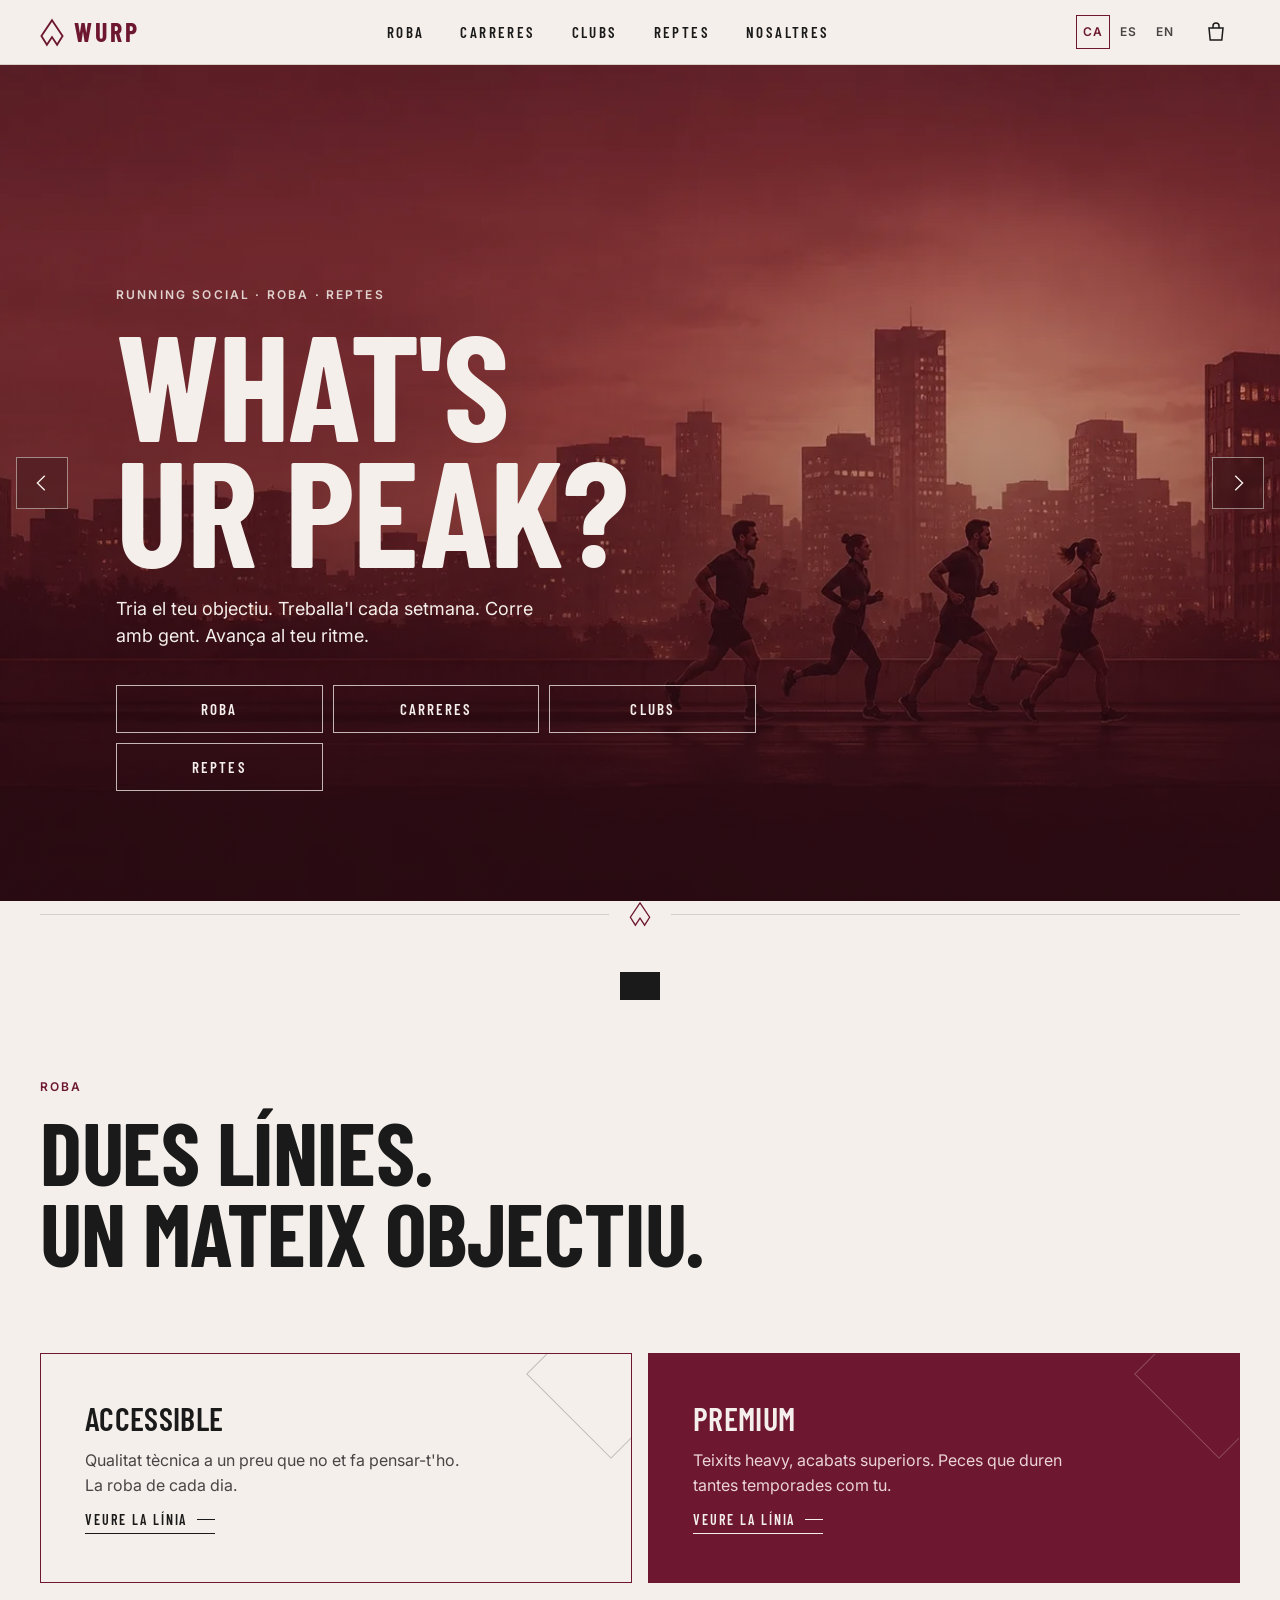
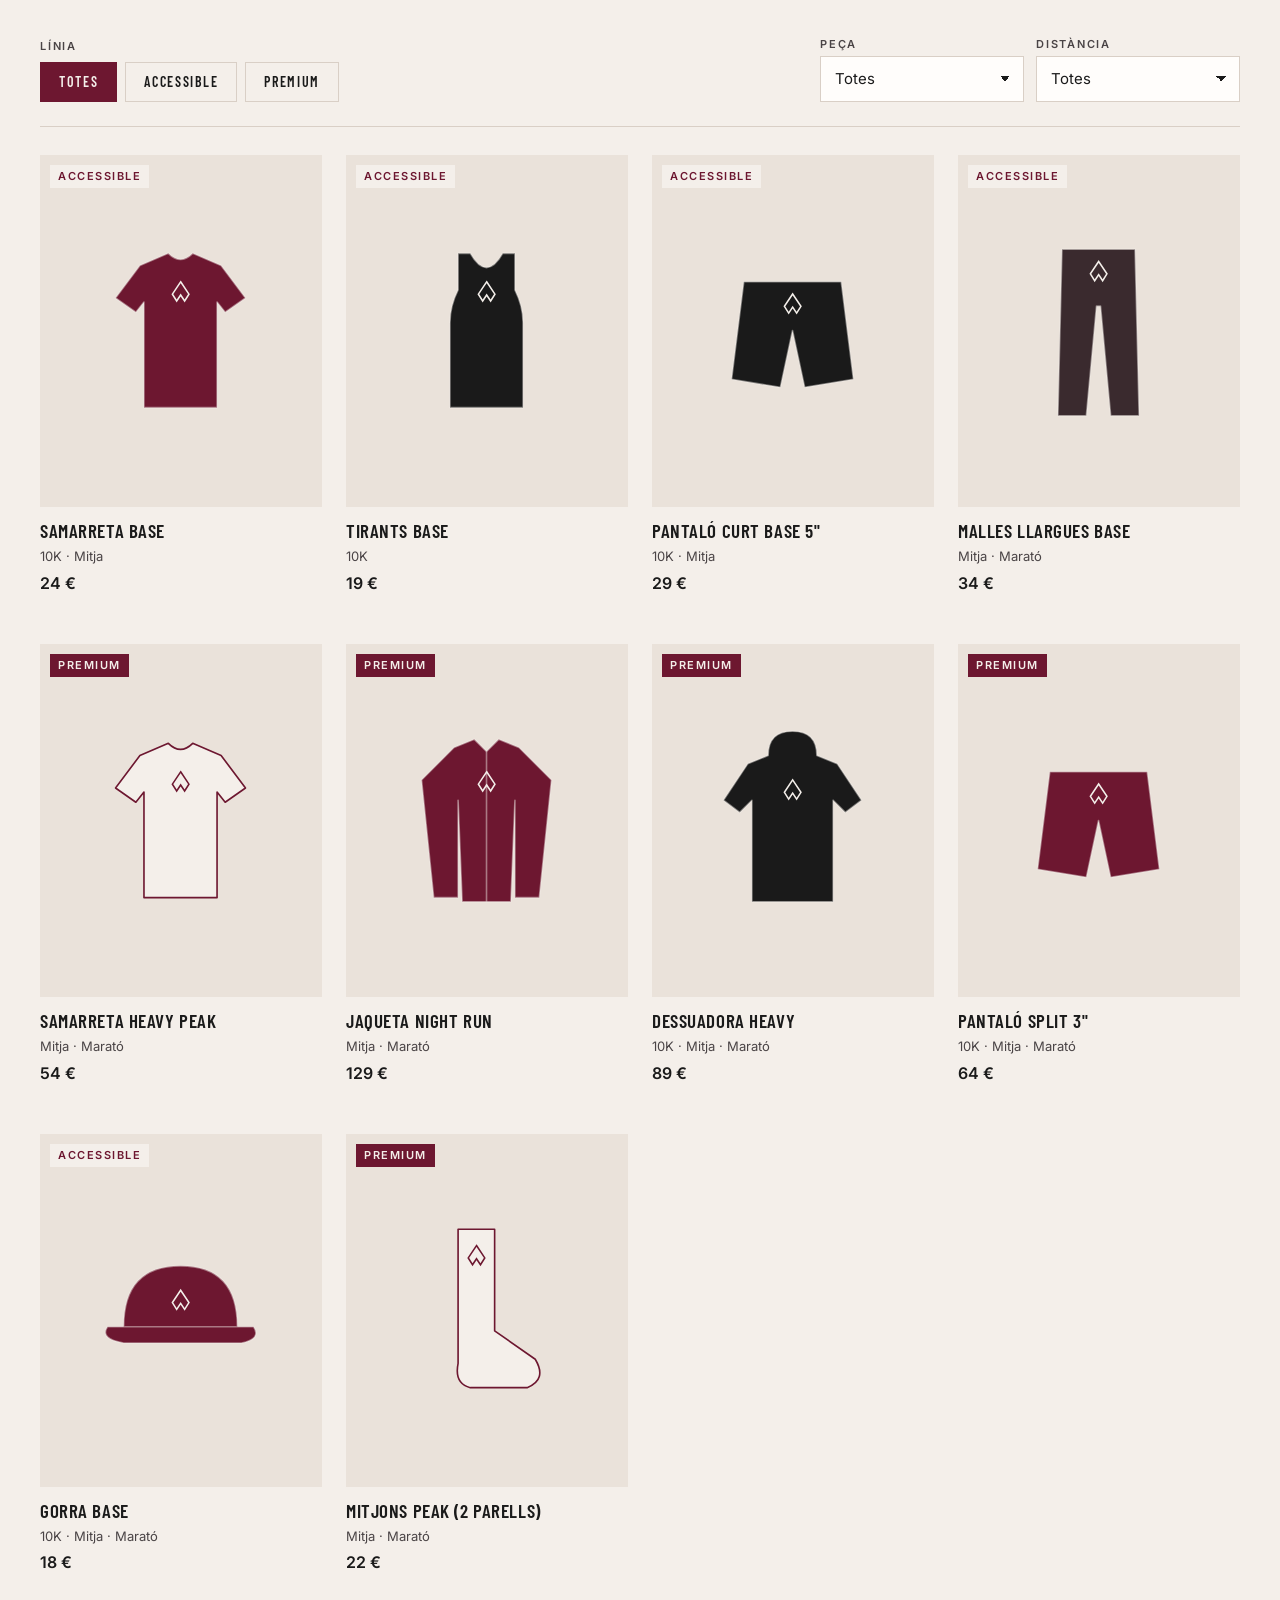
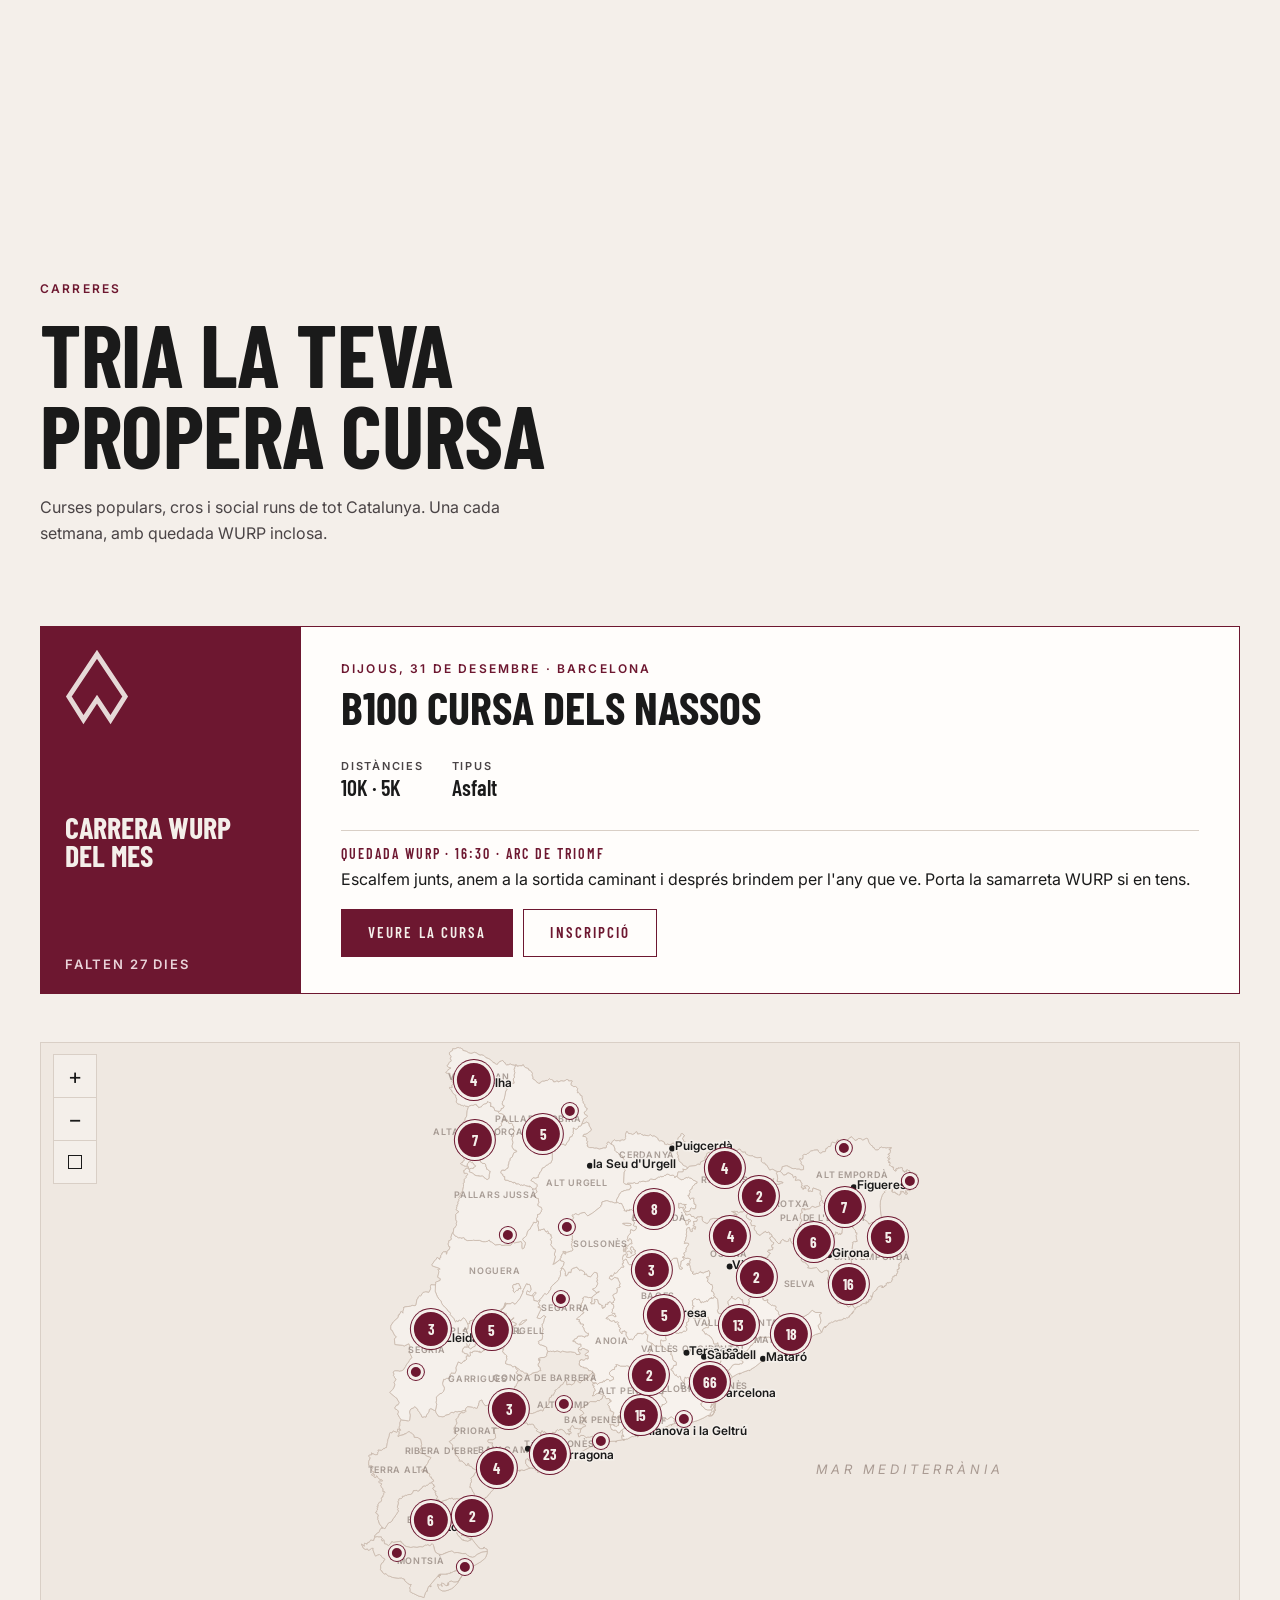
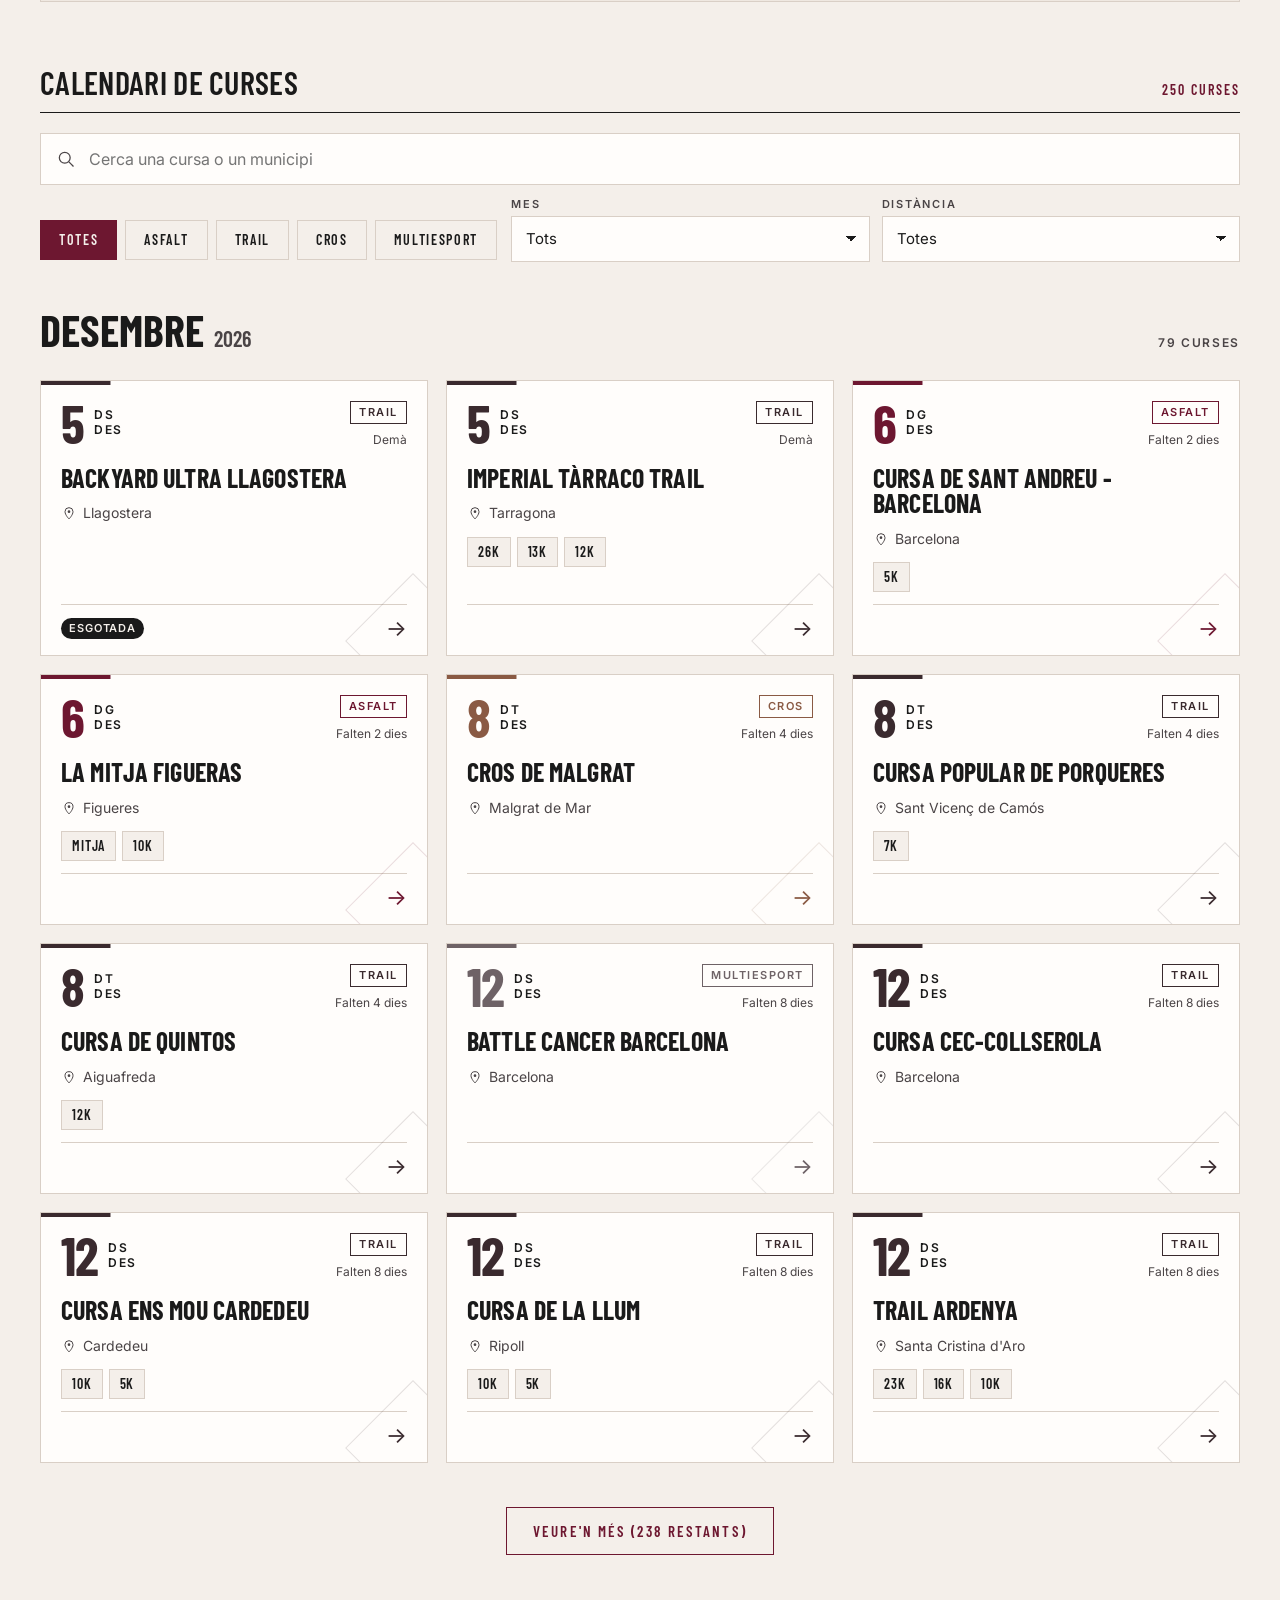
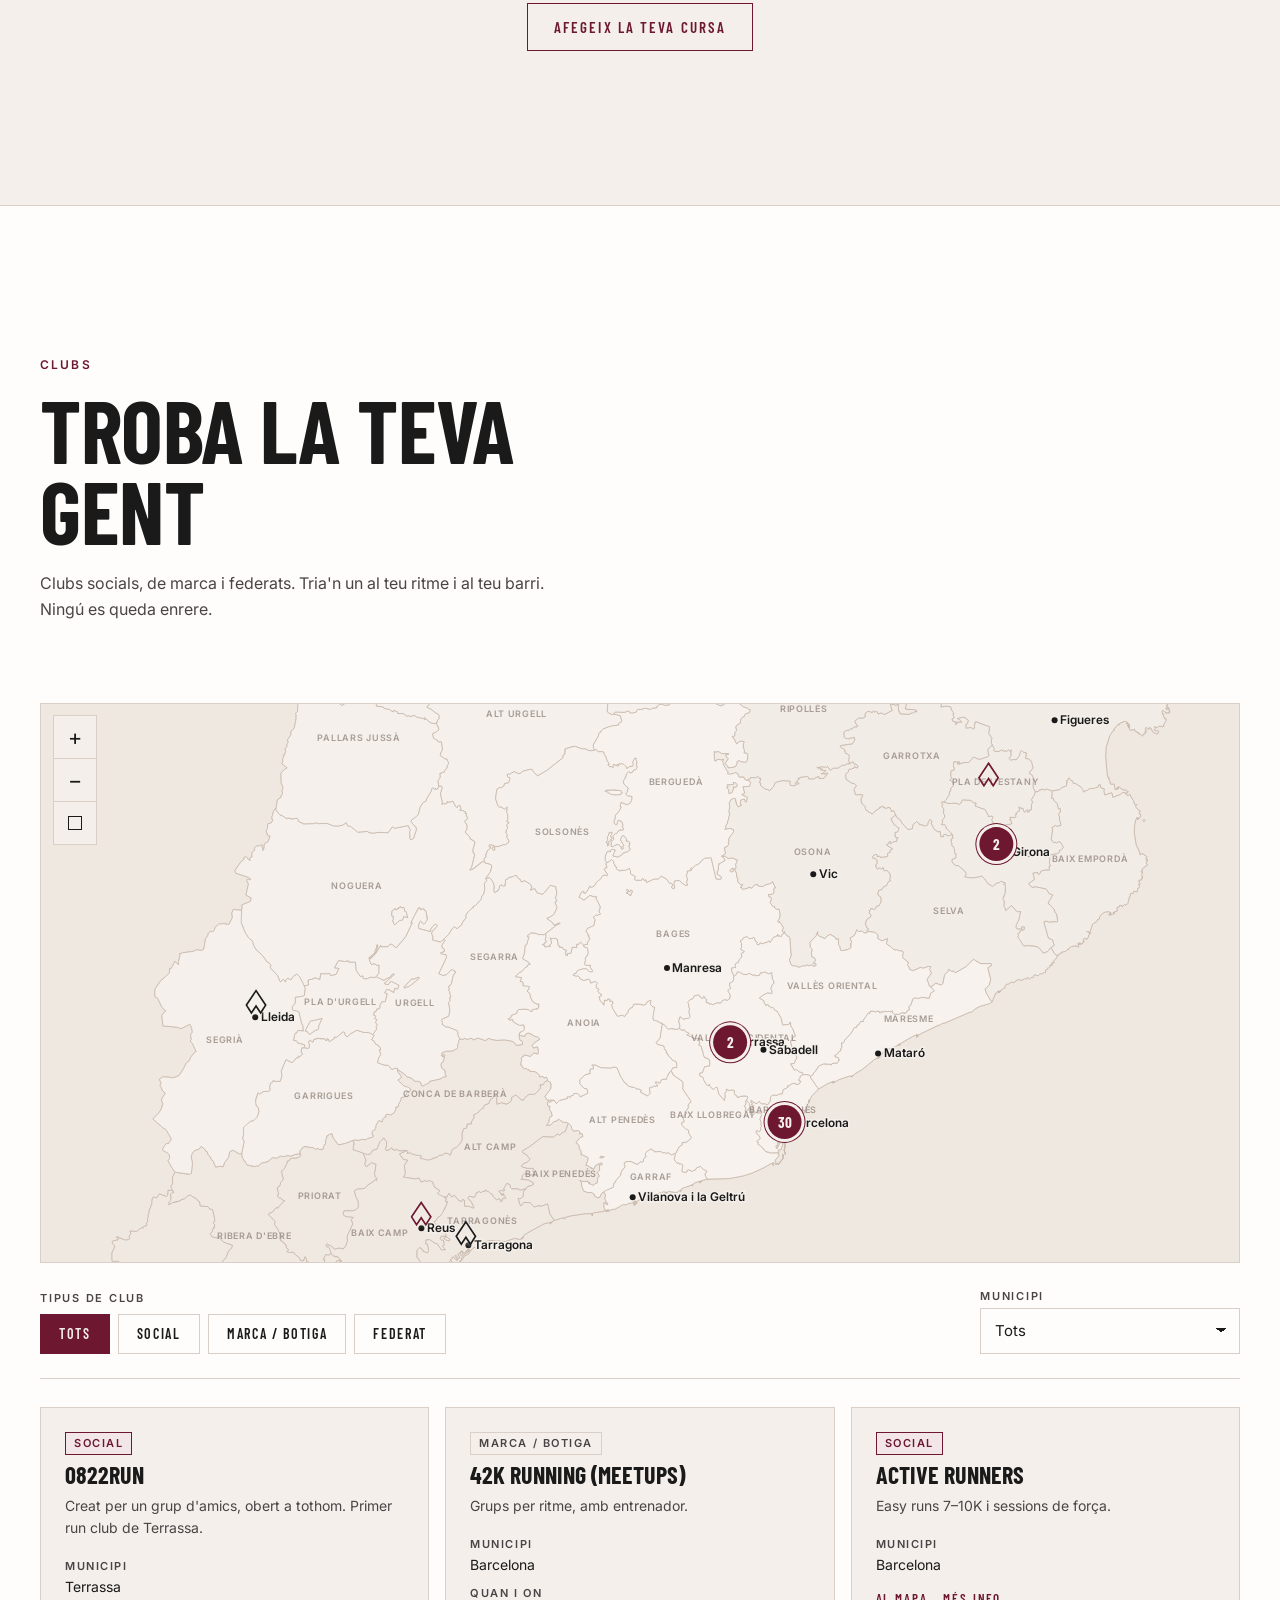
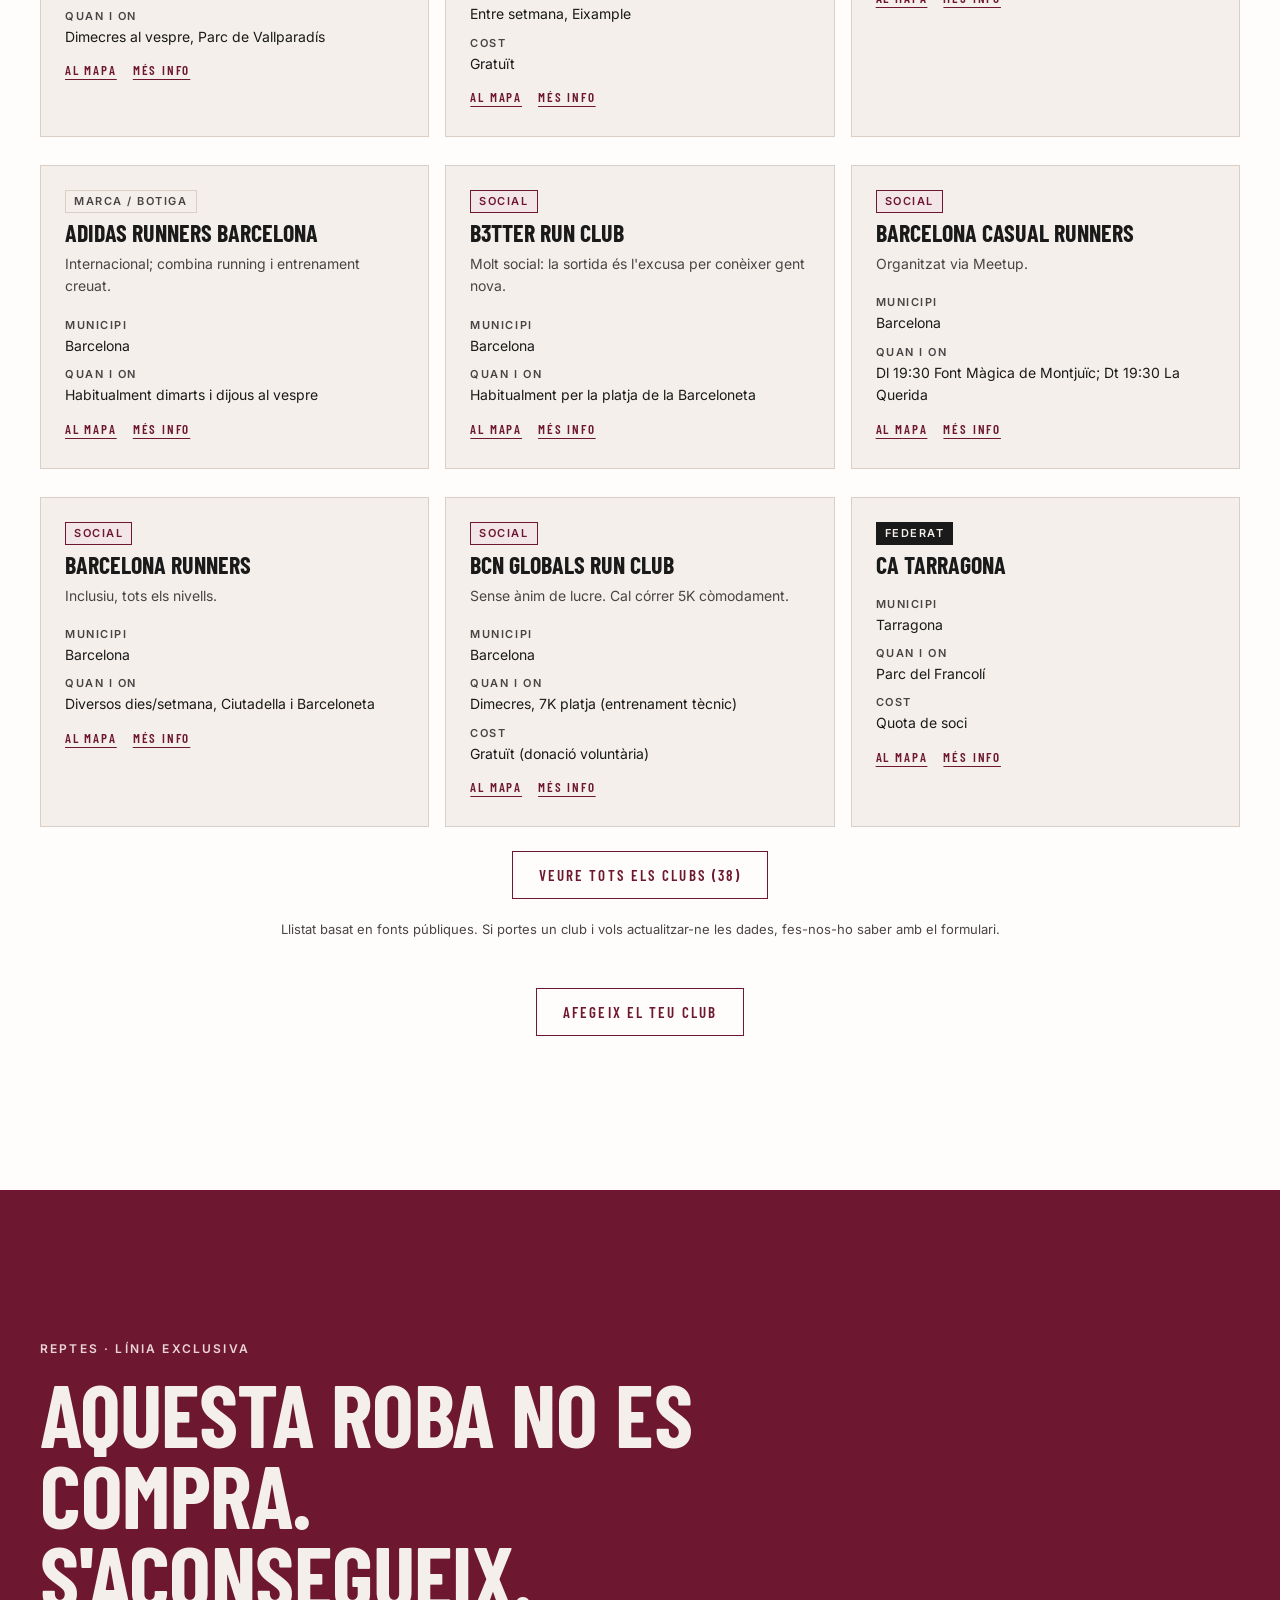
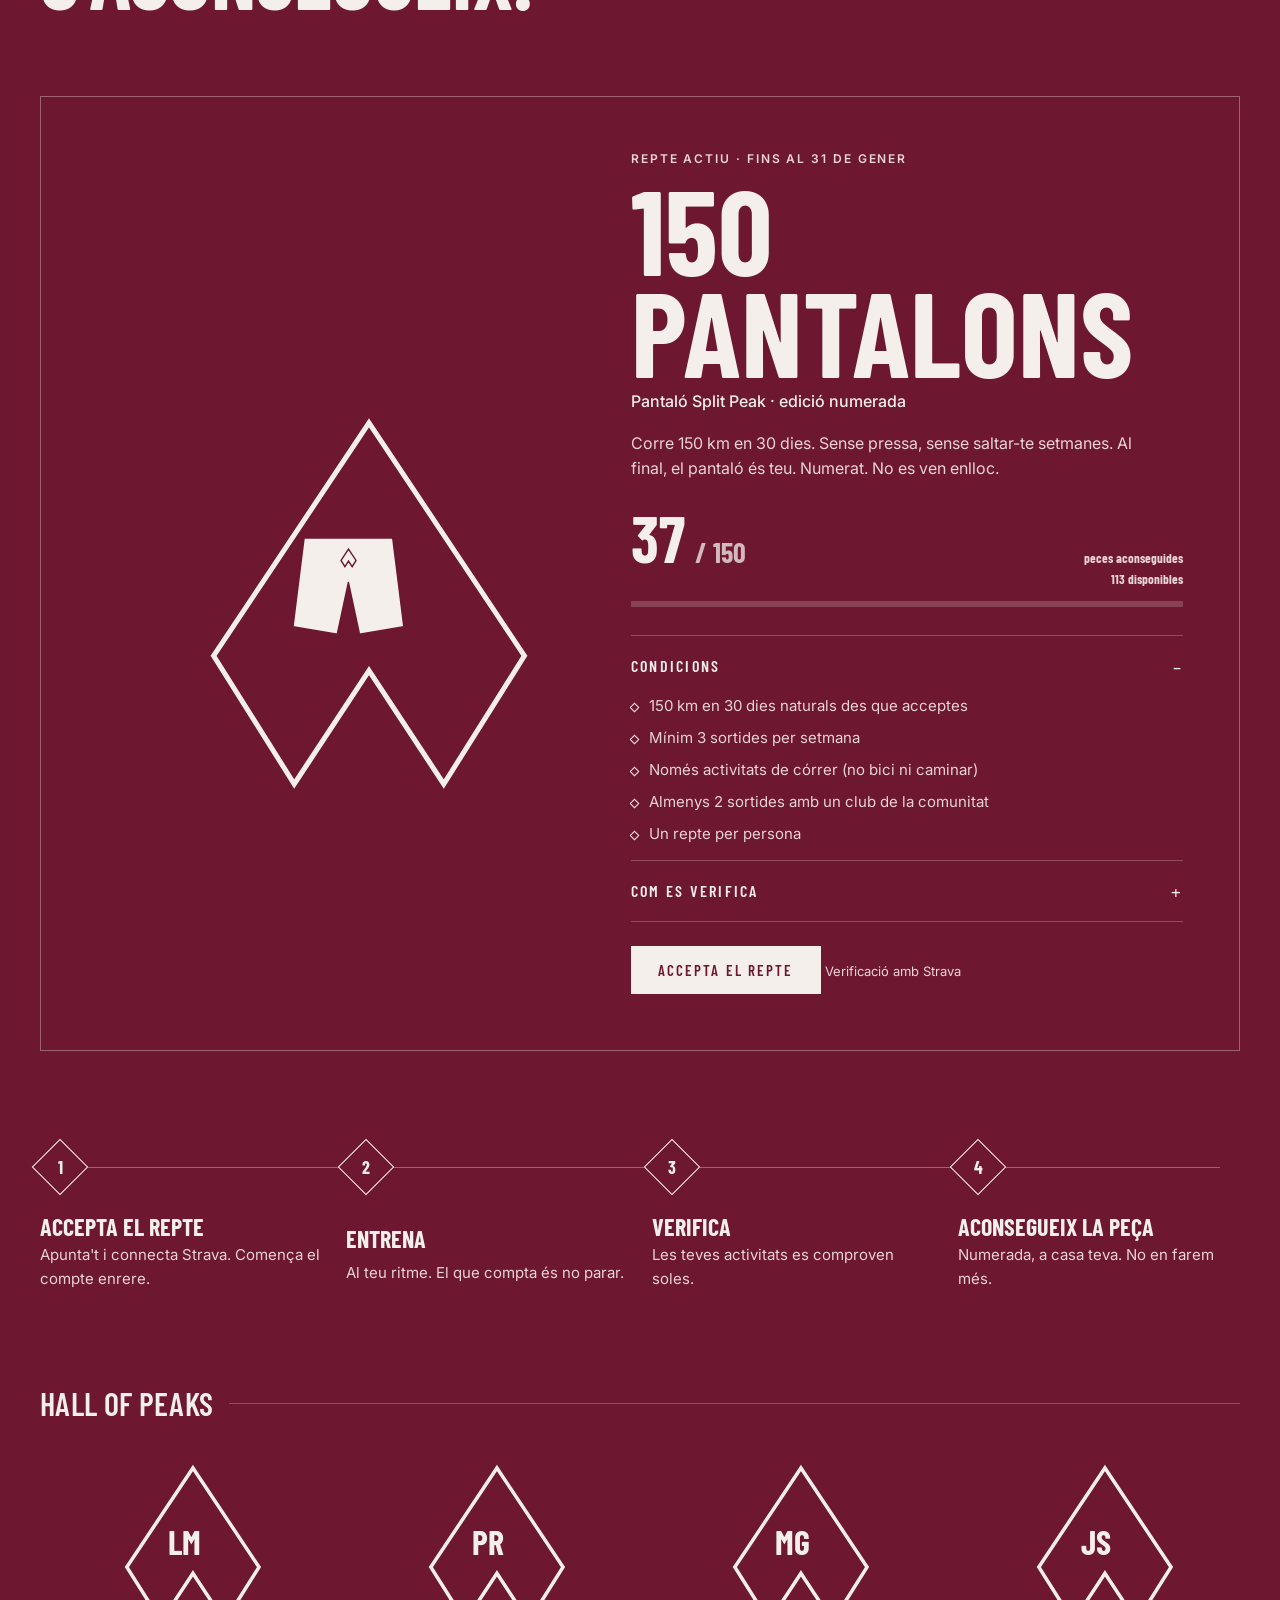
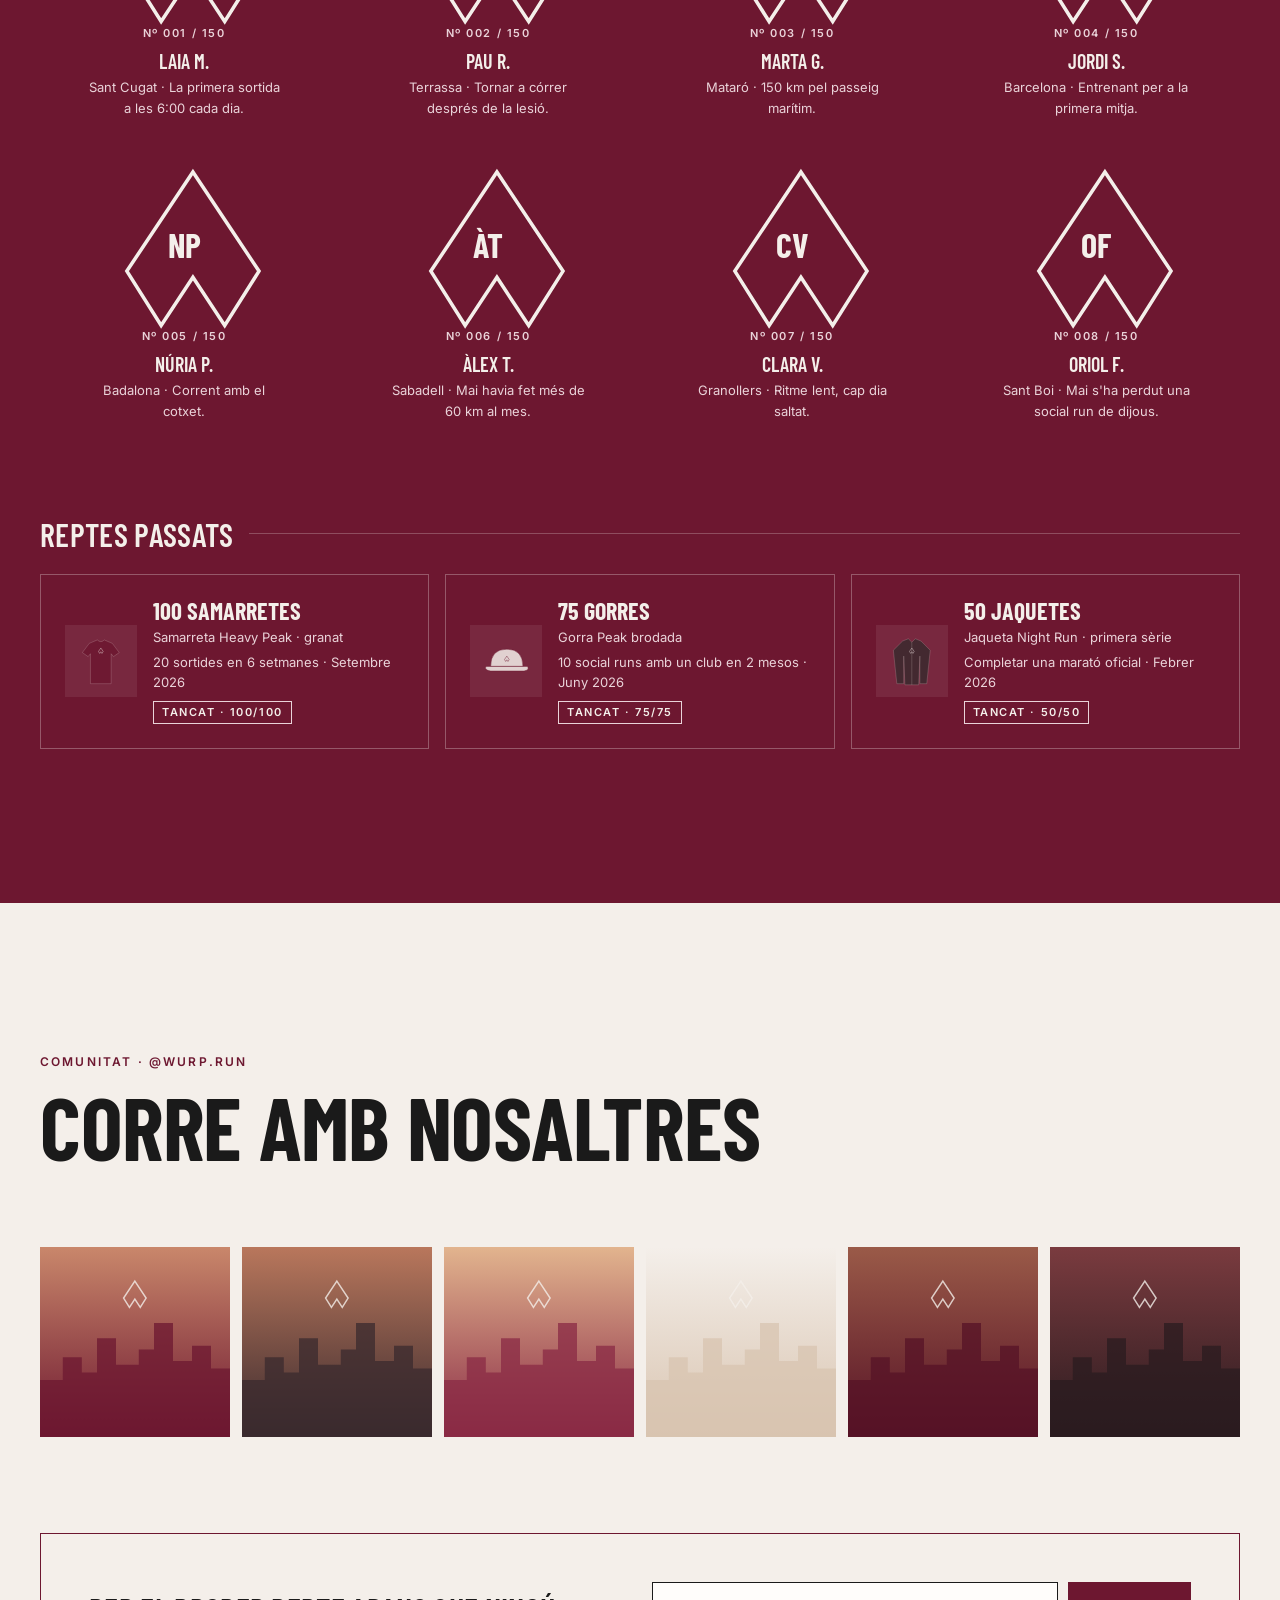
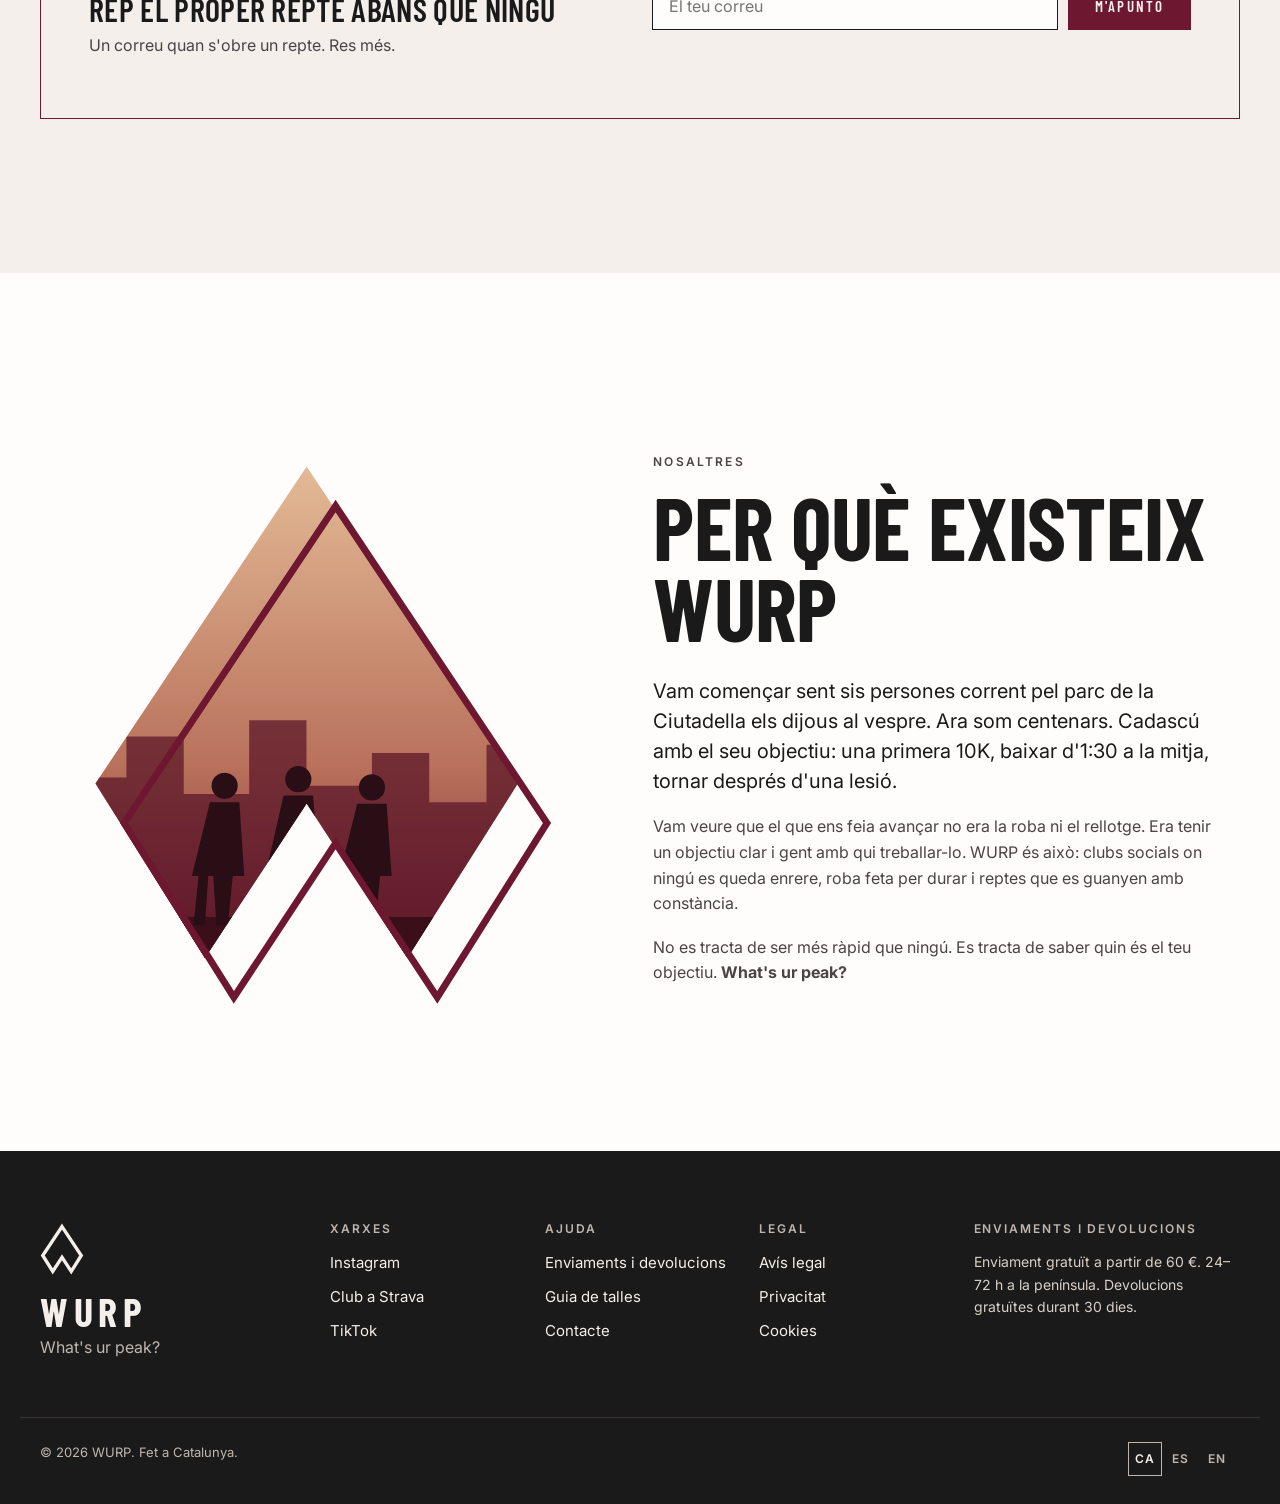
<file: index.html>
<!doctype html>
<html lang="ca">
<head>
<meta charset="utf-8">
<meta name="viewport" content="width=device-width, initial-scale=1">
<!-- SEO:START (generat per scripts/build_i18n.py) -->
<title>WURP — What&#x27;s ur peak? Roba de running i clubs socials a Catalunya</title>
<meta name="description" content="Roba de running, clubs socials i el calendari de curses de Catalunya. Reptes per aconseguir peces exclusives. Tria el teu objectiu i treballa&#x27;l amb constància.">
<link rel="canonical" href="https://wurp.vercel.app/">
<link rel="alternate" hreflang="ca" href="https://wurp.vercel.app/">
<link rel="alternate" hreflang="es" href="https://wurp.vercel.app/es/">
<link rel="alternate" hreflang="en" href="https://wurp.vercel.app/en/">
<link rel="alternate" hreflang="x-default" href="https://wurp.vercel.app/">
<meta name="robots" content="index,follow,max-image-preview:large">
<meta property="og:type" content="website">
<meta property="og:site_name" content="WURP">
<meta property="og:title" content="WURP — What&#x27;s ur peak? Roba de running i clubs socials a Catalunya">
<meta property="og:description" content="Roba de running, clubs socials i el calendari de curses de Catalunya. Reptes per aconseguir peces exclusives. Tria el teu objectiu i treballa&#x27;l amb constància.">
<meta property="og:url" content="https://wurp.vercel.app/">
<meta property="og:image" content="https://wurp.vercel.app/assets/img/hero-1951.webp">
<meta property="og:image:width" content="1951">
<meta property="og:image:height" content="806">
<meta property="og:locale" content="ca_ES">
<meta property="og:locale:alternate" content="es_ES">
<meta property="og:locale:alternate" content="en_GB">
<meta name="twitter:card" content="summary_large_image">
<meta name="twitter:title" content="WURP — What&#x27;s ur peak? Roba de running i clubs socials a Catalunya">
<meta name="twitter:description" content="Roba de running, clubs socials i el calendari de curses de Catalunya. Reptes per aconseguir peces exclusives. Tria el teu objectiu i treballa&#x27;l amb constància.">
<meta name="twitter:image" content="https://wurp.vercel.app/assets/img/hero-1951.webp">
<script type="application/ld+json">{"@context":"https://schema.org","@graph":[{"@type":"Organization","@id":"https://wurp.vercel.app/#org","name":"WURP","alternateName":"What's ur peak?","url":"https://wurp.vercel.app/","logo":"https://wurp.vercel.app/assets/img/logo.svg","email":"hola@wurp.run","sameAs":["https://instagram.com/wurp.run"]},{"@type":"WebSite","@id":"https://wurp.vercel.app/#web","url":"https://wurp.vercel.app/","name":"WURP","inLanguage":"ca","publisher":{"@id":"https://wurp.vercel.app/#org"}},{"@type":"ItemList","name":"Calendari de curses a Catalunya","itemListElement":[{"@type":"ListItem","position":1,"item":{"@type":"SportsEvent","name":"Lliga Cronoescalada Nocturna Cims de Girona","sport":"Running","startDate":"2026-11-19","endDate":"2026-12-03","eventStatus":"https://schema.org/EventScheduled","eventAttendanceMode":"https://schema.org/OfflineEventAttendanceMode","location":{"@type":"Place","name":"Girona","address":{"@type":"PostalAddress","addressLocality":"Girona","addressRegion":"Catalunya","addressCountry":"ES"},"geo":{"@type":"GeoCoordinates","latitude":41.984,"longitude":2.8402}},"url":"https://trailrunninggirona.com/cims-de-girona/presentacio","description":"7 km · 5 km"}},{"@type":"ListItem","position":2,"item":{"@type":"SportsEvent","name":"Cros Semi Urbà de Llavaneres","sport":"Running","startDate":"2026-11-21","endDate":"2026-11-21","eventStatus":"https://schema.org/EventScheduled","eventAttendanceMode":"https://schema.org/OfflineEventAttendanceMode","location":{"@type":"Place","name":"Sant Andreu de Llavaneres","address":{"@type":"PostalAddress","addressLocality":"Sant Andreu de Llavaneres","addressRegion":"Catalunya","addressCountry":"ES"},"geo":{"@type":"GeoCoordinates","latitude":41.5774,"longitude":2.4832}},"url":"https://gesport.cat/circuit-maresmenc-cros/"}},{"@type":"ListItem","position":3,"item":{"@type":"SportsEvent","name":"Cros de Cardedeu","sport":"Running","startDate":"2026-11-21","endDate":"2026-11-21","eventStatus":"https://schema.org/EventScheduled","eventAttendanceMode":"https://schema.org/OfflineEventAttendanceMode","location":{"@type":"Place","name":"Cardedeu","address":{"@type":"PostalAddress","addressLocality":"Cardedeu","addressRegion":"Catalunya","addressCountry":"ES"},"geo":{"@type":"GeoCoordinates","latitude":41.6449,"longitude":2.3524}},"url":"https://corrigaires.cat/cros-de-cardedeu/"}},{"@type":"ListItem","position":4,"item":{"@type":"SportsEvent","name":"Cursa Fosca","sport":"Running","startDate":"2026-11-21","endDate":"2026-11-21","eventStatus":"https://schema.org/EventScheduled","eventAttendanceMode":"https://schema.org/OfflineEventAttendanceMode","location":{"@type":"Place","name":"Torrelles de Foix","address":{"@type":"PostalAddress","addressLocality":"Torrelles de Foix","addressRegion":"Catalunya","addressCountry":"ES"},"geo":{"@type":"GeoCoordinates","latitude":41.4097,"longitude":1.5875}},"url":"https://cursafosca.com/en/","description":"22 km · 14 km · 12 km"}},{"@type":"ListItem","position":5,"item":{"@type":"SportsEvent","name":"Milles Nocturnes Cerdanyola - 5K","sport":"Running","startDate":"2026-11-21","endDate":"2026-11-21","eventStatus":"https://schema.org/EventScheduled","eventAttendanceMode":"https://schema.org/OfflineEventAttendanceMode","location":{"@type":"Place","name":"Cerdanyola del Vallès","address":{"@type":"PostalAddress","addressLocality":"Cerdanyola del Vallès","addressRegion":"Catalunya","addressCountry":"ES"},"geo":{"@type":"GeoCoordinates","latitude":41.4773,"longitude":2.117}},"url":"https://www.atcerdanyola.com/curses/milles-cerdanyola/","description":"5 km"}},{"@type":"ListItem","position":6,"item":{"@type":"SportsEvent","name":"Roc de la Clusa Trail","sport":"Running","startDate":"2026-11-21","endDate":"2026-11-21","eventStatus":"https://schema.org/EventScheduled","eventAttendanceMode":"https://schema.org/OfflineEventAttendanceMode","location":{"@type":"Place","name":"Castell de l'Areny","address":{"@type":"PostalAddress","addressLocality":"Castell de l'Areny","addressRegion":"Catalunya","addressCountry":"ES"},"geo":{"@type":"GeoCoordinates","latitude":42.1751,"longitude":1.9513}},"url":"https://misports.cat/curses/roc-de-la-clusa/","description":"17 km"}},{"@type":"ListItem","position":7,"item":{"@type":"SportsEvent","name":"10K Montbrio del Camp","sport":"Running","startDate":"2026-11-22","endDate":"2026-11-22","eventStatus":"https://schema.org/EventScheduled","eventAttendanceMode":"https://schema.org/OfflineEventAttendanceMode","location":{"@type":"Place","name":"Montbrió del Camp","address":{"@type":"PostalAddress","addressLocality":"Montbrió del Camp","addressRegion":"Catalunya","addressCountry":"ES"},"geo":{"@type":"GeoCoordinates","latitude":41.1175,"longitude":1.0032}},"url":"https://web.rockthesport.com/es/event/10k-montbrio-del-camp-2026","description":"10 km · 5 km"}},{"@type":"ListItem","position":8,"item":{"@type":"SportsEvent","name":"27è Cros Ciutat de Girona","sport":"Running","startDate":"2026-11-22","endDate":"2026-11-22","eventStatus":"https://schema.org/EventScheduled","eventAttendanceMode":"https://schema.org/OfflineEventAttendanceMode","location":{"@type":"Place","name":"Girona","address":{"@type":"PostalAddress","addressLocality":"Girona","addressRegion":"Catalunya","addressCountry":"ES"},"geo":{"@type":"GeoCoordinates","latitude":41.984,"longitude":2.8402}},"url":"FCA"}},{"@type":"ListItem","position":9,"item":{"@type":"SportsEvent","name":"Carrera de la Mujer - Barcelona","sport":"Running","startDate":"2026-11-22","endDate":"2026-11-22","eventStatus":"https://schema.org/EventScheduled","eventAttendanceMode":"https://schema.org/OfflineEventAttendanceMode","location":{"@type":"Place","name":"Barcelona","address":{"@type":"PostalAddress","addressLocality":"Barcelona","addressRegion":"Catalunya","addressCountry":"ES"},"geo":{"@type":"GeoCoordinates","latitude":41.3954,"longitude":2.1485}},"url":"https://www.carreradelamujer.com/muj-barcelona","description":"8 km"}},{"@type":"ListItem","position":10,"item":{"@type":"SportsEvent","name":"Cros Antoni Amorós","sport":"Running","startDate":"2026-11-22","endDate":"2026-11-22","eventStatus":"https://schema.org/EventScheduled","eventAttendanceMode":"https://schema.org/OfflineEventAttendanceMode","location":{"@type":"Place","name":"Santa Coloma de Gramenet","address":{"@type":"PostalAddress","addressLocality":"Santa Coloma de Gramenet","addressRegion":"Catalunya","addressCountry":"ES"},"geo":{"@type":"GeoCoordinates","latitude":41.4515,"longitude":2.2087}},"url":"https://sportmaniacs.com/en/races/viii-cros-antoni-amoros","description":"7 km · 5 km"}},{"@type":"ListItem","position":11,"item":{"@type":"SportsEvent","name":"Cursa Entrepobles La Garrotxa","sport":"Running","startDate":"2026-11-22","endDate":"2026-11-22","eventStatus":"https://schema.org/EventScheduled","eventAttendanceMode":"https://schema.org/OfflineEventAttendanceMode","location":{"@type":"Place","name":"Olot","address":{"@type":"PostalAddress","addressLocality":"Olot","addressRegion":"Catalunya","addressCountry":"ES"},"geo":{"@type":"GeoCoordinates","latitude":42.1777,"longitude":2.4978}},"url":"https://entrepobles.run/cursa-garrotxa/","description":"10 km"}},{"@type":"ListItem","position":12,"item":{"@type":"SportsEvent","name":"Cursa On Déu Va Perdre l'Espardenya","sport":"Running","startDate":"2026-11-22","endDate":"2026-11-22","eventStatus":"https://schema.org/EventScheduled","eventAttendanceMode":"https://schema.org/OfflineEventAttendanceMode","location":{"@type":"Place","name":"Bovera","address":{"@type":"PostalAddress","addressLocality":"Bovera","addressRegion":"Catalunya","addressCountry":"ES"},"geo":{"@type":"GeoCoordinates","latitude":41.3168,"longitude":0.6426}},"url":"https://xtsportevents.com/reglament-ca-marxa-jocart-bovera/","description":"14 km · 10 km · 6 km"}},{"@type":"ListItem","position":13,"item":{"@type":"SportsEvent","name":"Cursa Solidaria per a la Infancia","sport":"Running","startDate":"2026-11-22","endDate":"2026-11-22","eventStatus":"https://schema.org/EventScheduled","eventAttendanceMode":"https://schema.org/OfflineEventAttendanceMode","location":{"@type":"Place","name":"Terrassa","address":{"@type":"PostalAddress","addressLocality":"Terrassa","addressRegion":"Catalunya","addressCountry":"ES"},"geo":{"@type":"GeoCoordinates","latitude":41.5827,"longitude":2.0059}},"url":"https://sportmaniacs.com/en/races/xi-cursa-solidria-per-a-la-infncia","description":"10 km · 5 km"}},{"@type":"ListItem","position":14,"item":{"@type":"SportsEvent","name":"Cursa de Muntanya de Llagostera","sport":"Running","startDate":"2026-11-22","endDate":"2026-11-22","eventStatus":"https://schema.org/EventScheduled","eventAttendanceMode":"https://schema.org/OfflineEventAttendanceMode","location":{"@type":"Place","name":"Llagostera","address":{"@type":"PostalAddress","addressLocality":"Llagostera","addressRegion":"Catalunya","addressCountry":"ES"},"geo":{"@type":"GeoCoordinates","latitude":41.8113,"longitude":2.9098}},"url":"https://www.9hsports.cat/ca/informacio_cursa/1296","description":"20 km · 14 km · 9 km"}},{"@type":"ListItem","position":15,"item":{"@type":"SportsEvent","name":"Cursa de Parets del Vallès","sport":"Running","startDate":"2026-11-22","endDate":"2026-11-22","eventStatus":"https://schema.org/EventScheduled","eventAttendanceMode":"https://schema.org/OfflineEventAttendanceMode","location":{"@type":"Place","name":"Lliçà de Vall","address":{"@type":"PostalAddress","addressLocality":"Lliçà de Vall","addressRegion":"Catalunya","addressCountry":"ES"},"geo":{"@type":"GeoCoordinates","latitude":41.5878,"longitude":2.2325}},"url":"https://www.caparets.com/la-cursa","description":"10 km · 5 km"}},{"@type":"ListItem","position":16,"item":{"@type":"SportsEvent","name":"Cursa de la Dona de Montblanc","sport":"Running","startDate":"2026-11-22","endDate":"2026-11-22","eventStatus":"https://schema.org/EventScheduled","eventAttendanceMode":"https://schema.org/OfflineEventAttendanceMode","location":{"@type":"Place","name":"Montblanc","address":{"@type":"PostalAddress","addressLocality":"Montblanc","addressRegion":"Catalunya","addressCountry":"ES"},"geo":{"@type":"GeoCoordinates","latitude":41.3662,"longitude":1.1521}},"url":"https://atleticmontblanc.cat/cursa-de-la-dona-2026/","description":"5 km"}},{"@type":"ListItem","position":17,"item":{"@type":"SportsEvent","name":"Cursa i Caminada Solidaria contra la Violència de Gènere","sport":"Running","startDate":"2026-11-22","endDate":"2026-11-22","eventStatus":"https://schema.org/EventScheduled","eventAttendanceMode":"https://schema.org/OfflineEventAttendanceMode","location":{"@type":"Place","name":"Castellbisbal","address":{"@type":"PostalAddress","addressLocality":"Castellbisbal","addressRegion":"Catalunya","addressCountry":"ES"},"geo":{"@type":"GeoCoordinates","latitude":41.4794,"longitude":1.9624}},"url":"https://www.cursacontralaviolenciadegenere.cat/"}},{"@type":"ListItem","position":18,"item":{"@type":"SportsEvent","name":"Cursa solidària CNG4Camins","sport":"Running","startDate":"2026-11-22","endDate":"2026-11-22","eventStatus":"https://schema.org/EventScheduled","eventAttendanceMode":"https://schema.org/OfflineEventAttendanceMode","location":{"@type":"Place","name":"Granollers","address":{"@type":"PostalAddress","addressLocality":"Granollers","addressRegion":"Catalunya","addressCountry":"ES"},"geo":{"@type":"GeoCoordinates","latitude":41.5929,"longitude":2.2801}},"url":"https://www.9hsports.cat/ca/informacio_cursa/1276","description":"15 km · 10 km · 6 km"}},{"@type":"ListItem","position":19,"item":{"@type":"SportsEvent","name":"Duatló de Muntanya de la Roca del Vallès","sport":"Running","startDate":"2026-11-22","endDate":"2026-11-22","eventStatus":"https://schema.org/EventScheduled","eventAttendanceMode":"https://schema.org/OfflineEventAttendanceMode","location":{"@type":"Place","name":"La Roca del Vallès","address":{"@type":"PostalAddress","addressLocality":"La Roca del Vallès","addressRegion":"Catalunya","addressCountry":"ES"},"geo":{"@type":"GeoCoordinates","latitude":41.5986,"longitude":2.3373}},"url":"https://www.triatlo.org/competicions/informacio/?idcompeticio=270560","description":"3 km"}},{"@type":"ListItem","position":20,"item":{"@type":"SportsEvent","name":"Gualba Trail","sport":"Running","startDate":"2026-11-22","endDate":"2026-11-22","eventStatus":"https://schema.org/EventScheduled","eventAttendanceMode":"https://schema.org/OfflineEventAttendanceMode","location":{"@type":"Place","name":"Gualba","address":{"@type":"PostalAddress","addressLocality":"Gualba","addressRegion":"Catalunya","addressCountry":"ES"},"geo":{"@type":"GeoCoordinates","latitude":41.7383,"longitude":2.5054}},"url":"https://web.rockthesport.com/es/event/xii-gualba-trail","description":"21.1 km · 12 km · 10 km"}},{"@type":"ListItem","position":21,"item":{"@type":"SportsEvent","name":"La Mitja Del Maresme","sport":"Running","startDate":"2026-11-22","endDate":"2026-11-22","eventStatus":"https://schema.org/EventScheduled","eventAttendanceMode":"https://schema.org/OfflineEventAttendanceMode","location":{"@type":"Place","name":"Premià de Mar","address":{"@type":"PostalAddress","addressLocality":"Premià de Mar","addressRegion":"Catalunya","addressCountry":"ES"},"geo":{"@type":"GeoCoordinates","latitude":41.4905,"longitude":2.36}},"url":"https://lacursadani.com/service/cursa-dani-maresme/","description":"21.1 km · 10 km · 5 km"}},{"@type":"ListItem","position":22,"item":{"@type":"SportsEvent","name":"Lo Pastisset","sport":"Running","startDate":"2026-11-22","endDate":"2026-11-22","eventStatus":"https://schema.org/EventScheduled","eventAttendanceMode":"https://schema.org/OfflineEventAttendanceMode","location":{"@type":"Place","name":"Benifallet","address":{"@type":"PostalAddress","addressLocality":"Benifallet","addressRegion":"Catalunya","addressCountry":"ES"},"geo":{"@type":"GeoCoordinates","latitude":40.9695,"longitude":0.519}},"url":"https://lopastisset.cat/","description":"28 km"}},{"@type":"ListItem","position":23,"item":{"@type":"SportsEvent","name":"Marxa Popular de Banyoles – 6.600","sport":"Running","startDate":"2026-11-22","endDate":"2026-11-22","eventStatus":"https://schema.org/EventScheduled","eventAttendanceMode":"https://schema.org/OfflineEventAttendanceMode","location":{"@type":"Place","name":"Banyoles","address":{"@type":"PostalAddress","addressLocality":"Banyoles","addressRegion":"Catalunya","addressCountry":"ES"},"geo":{"@type":"GeoCoordinates","latitude":42.124,"longitude":2.7758}},"url":"https://cursesplaestany.cat/marxa-popular-ciutat-banyoles/","description":"7 km"}},{"@type":"ListItem","position":24,"item":{"@type":"SportsEvent","name":"Mitja Marató Espirall","sport":"Running","startDate":"2026-11-22","endDate":"2026-11-22","eventStatus":"https://schema.org/EventScheduled","eventAttendanceMode":"https://schema.org/OfflineEventAttendanceMode","location":{"@type":"Place","name":"Vilafranca del Penedès","address":{"@type":"PostalAddress","addressLocality":"Vilafranca del Penedès","addressRegion":"Catalunya","addressCountry":"ES"},"geo":{"@type":"GeoCoordinates","latitude":41.3478,"longitude":1.7015}},"url":"https://mitja.vilafranca.cat/","description":"21.1 km · 5 km"}},{"@type":"ListItem","position":25,"item":{"@type":"SportsEvent","name":"Passafred","sport":"Running","startDate":"2026-11-22","endDate":"2026-11-22","eventStatus":"https://schema.org/EventScheduled","eventAttendanceMode":"https://schema.org/OfflineEventAttendanceMode","location":{"@type":"Place","name":"Blanes","address":{"@type":"PostalAddress","addressLocality":"Blanes","addressRegion":"Catalunya","addressCountry":"ES"},"geo":{"@type":"GeoCoordinates","latitude":41.6904,"longitude":2.7872}},"url":"http://www.cexblanes.net/index.php/ix-passafred/ix-passafred","description":"21.1 km · 13 km"}},{"@type":"ListItem","position":26,"item":{"@type":"SportsEvent","name":"Pujada i Baixada a Guanta","sport":"Running","startDate":"2026-11-22","endDate":"2026-11-22","eventStatus":"https://schema.org/EventScheduled","eventAttendanceMode":"https://schema.org/OfflineEventAttendanceMode","location":{"@type":"Place","name":"Sentmenat","address":{"@type":"PostalAddress","addressLocality":"Sentmenat","addressRegion":"Catalunya","addressCountry":"ES"},"geo":{"@type":"GeoCoordinates","latitude":41.6175,"longitude":2.1277}},"url":"https://www.lasansi.com/ca/pujada-guanta","description":"12 km · 6 km"}},{"@type":"ListItem","position":27,"item":{"@type":"SportsEvent","name":"Sant Miquel 360","sport":"Running","startDate":"2026-11-22","endDate":"2026-11-22","eventStatus":"https://schema.org/EventScheduled","eventAttendanceMode":"https://schema.org/OfflineEventAttendanceMode","location":{"@type":"Place","name":"Bigues i Riells","address":{"@type":"PostalAddress","addressLocality":"Bigues i Riells","addressRegion":"Catalunya","addressCountry":"ES"},"geo":{"@type":"GeoCoordinates","latitude":41.6826,"longitude":2.2053}},"url":"https://www.oncodinestrail.cat/producte/sant-miquel-360/","description":"21.1 km · 15 km"}},{"@type":"ListItem","position":28,"item":{"@type":"SportsEvent","name":"Tarraco Health Race","sport":"Running","startDate":"2026-11-22","endDate":"2026-11-22","eventStatus":"https://schema.org/EventScheduled","eventAttendanceMode":"https://schema.org/OfflineEventAttendanceMode","location":{"@type":"Place","name":"Tarragona","address":{"@type":"PostalAddress","addressLocality":"Tarragona","addressRegion":"Catalunya","addressCountry":"ES"},"geo":{"@type":"GeoCoordinates","latitude":41.1264,"longitude":1.2812}},"url":"https://tarracohealthrace.com/","description":"10 km · 5 km"}},{"@type":"ListItem","position":29,"item":{"@type":"SportsEvent","name":"Vilarnau Correcava","sport":"Running","startDate":"2026-11-22","endDate":"2026-11-22","eventStatus":"https://schema.org/EventScheduled","eventAttendanceMode":"https://schema.org/OfflineEventAttendanceMode","location":{"@type":"Place","name":"Espiells","address":{"@type":"PostalAddress","addressLocality":"Espiells","addressRegion":"Catalunya","addressCountry":"ES"},"geo":{"@type":"GeoCoordinates","latitude":41.443,"longitude":1.779}},"url":"https://web.rockthesport.com/es/event/vilarnau-correcava-2026","description":"12 km · 8 km"}},{"@type":"ListItem","position":30,"item":{"@type":"SportsEvent","name":"Vilaverd Skyrace","sport":"Running","startDate":"2026-11-22","endDate":"2026-11-22","eventStatus":"https://schema.org/EventScheduled","eventAttendanceMode":"https://schema.org/OfflineEventAttendanceMode","location":{"@type":"Place","name":"Vilaverd","address":{"@type":"PostalAddress","addressLocality":"Vilaverd","addressRegion":"Catalunya","addressCountry":"ES"},"geo":{"@type":"GeoCoordinates","latitude":41.3342,"longitude":1.1643}},"url":"https://vilaverdskyrace.naturaldfn.com/","description":"23 km"}},{"@type":"ListItem","position":31,"item":{"@type":"SportsEvent","name":"Women Race El Corte Inglés","sport":"Running","startDate":"2026-11-22","endDate":"2026-11-22","eventStatus":"https://schema.org/EventScheduled","eventAttendanceMode":"https://schema.org/OfflineEventAttendanceMode","location":{"@type":"Place","name":"Tarragona","address":{"@type":"PostalAddress","addressLocality":"Tarragona","addressRegion":"Catalunya","addressCountry":"ES"},"geo":{"@type":"GeoCoordinates","latitude":41.1264,"longitude":1.2812}},"url":"https://womenrace.cat","description":"5 km"}},{"@type":"ListItem","position":32,"item":{"@type":"SportsEvent","name":"Cros de Pineda","sport":"Running","startDate":"2026-11-28","endDate":"2026-11-28","eventStatus":"https://schema.org/EventScheduled","eventAttendanceMode":"https://schema.org/OfflineEventAttendanceMode","location":{"@type":"Place","name":"Pineda de Mar","address":{"@type":"PostalAddress","addressLocality":"Pineda de Mar","addressRegion":"Catalunya","addressCountry":"ES"},"geo":{"@type":"GeoCoordinates","latitude":41.6324,"longitude":2.6648}},"url":"https://gesport.cat/circuit-maresmenc-cros/"}},{"@type":"ListItem","position":33,"item":{"@type":"SportsEvent","name":"Cursa del Tractor","sport":"Running","startDate":"2026-11-28","endDate":"2026-11-28","eventStatus":"https://schema.org/EventScheduled","eventAttendanceMode":"https://schema.org/OfflineEventAttendanceMode","location":{"@type":"Place","name":"Casserres","address":{"@type":"PostalAddress","addressLocality":"Casserres","addressRegion":"Catalunya","addressCountry":"ES"},"geo":{"@type":"GeoCoordinates","latitude":42.0121,"longitude":1.8428}},"url":"https://sportmaniacs.com/en/races/la-cursa-del-tractor-2026","description":"12 km"}},{"@type":"ListItem","position":34,"item":{"@type":"SportsEvent","name":"Trail Popular d’Hivern de Sant Climent","sport":"Running","startDate":"2026-11-28","endDate":"2026-11-28","eventStatus":"https://schema.org/EventScheduled","eventAttendanceMode":"https://schema.org/OfflineEventAttendanceMode","location":{"@type":"Place","name":"Sant Climent de Llobregat","address":{"@type":"PostalAddress","addressLocality":"Sant Climent de Llobregat","addressRegion":"Catalunya","addressCountry":"ES"},"geo":{"@type":"GeoCoordinates","latitude":41.3351,"longitude":1.9832}},"url":"https://web.rockthesport.com/es/event/trail-popular-dhivern-de-sant-climent-2026","description":"11 km · 8 km"}},{"@type":"ListItem","position":35,"item":{"@type":"SportsEvent","name":"Ultra Penedès","sport":"Running","startDate":"2026-11-28","endDate":"2026-11-28","eventStatus":"https://schema.org/EventScheduled","eventAttendanceMode":"https://schema.org/OfflineEventAttendanceMode","location":{"@type":"Place","name":"Sant Jaume dels Domenys","address":{"@type":"PostalAddress","addressLocality":"Sant Jaume dels Domenys","addressRegion":"Catalunya","addressCountry":"ES"},"geo":{"@type":"GeoCoordinates","latitude":41.3106,"longitude":1.5575}},"url":"https://ultrapenedes.com","description":"55 km · 32 km · 20 km · 13 km"}},{"@type":"ListItem","position":36,"item":{"@type":"SportsEvent","name":"35è Cros de Vidreres (Campionat Gironí)","sport":"Running","startDate":"2026-11-29","endDate":"2026-11-29","eventStatus":"https://schema.org/EventScheduled","eventAttendanceMode":"https://schema.org/OfflineEventAttendanceMode","location":{"@type":"Place","name":"Vidreres","address":{"@type":"PostalAddress","addressLocality":"Vidreres","addressRegion":"Catalunya","addressCountry":"ES"},"geo":{"@type":"GeoCoordinates","latitude":41.7731,"longitude":2.8202}},"url":"FCA"}},{"@type":"ListItem","position":37,"item":{"@type":"SportsEvent","name":"Avenc Trail Cunit","sport":"Running","startDate":"2026-11-29","endDate":"2026-11-29","eventStatus":"https://schema.org/EventScheduled","eventAttendanceMode":"https://schema.org/OfflineEventAttendanceMode","location":{"@type":"Place","name":"Cunit","address":{"@type":"PostalAddress","addressLocality":"Cunit","addressRegion":"Catalunya","addressCountry":"ES"},"geo":{"@type":"GeoCoordinates","latitude":41.2129,"longitude":1.6314}},"url":"https://webtretzesports.wixsite.com/avenctrailcunit","description":"13 km · 5 km"}},{"@type":"ListItem","position":38,"item":{"@type":"SportsEvent","name":"Bell Race","sport":"Running","startDate":"2026-11-29","endDate":"2026-11-29","eventStatus":"https://schema.org/EventScheduled","eventAttendanceMode":"https://schema.org/OfflineEventAttendanceMode","location":{"@type":"Place","name":"Sallent","address":{"@type":"PostalAddress","addressLocality":"Sallent","addressRegion":"Catalunya","addressCountry":"ES"},"geo":{"@type":"GeoCoordinates","latitude":41.8391,"longitude":1.9054}},"url":"https://www.campionatmaqui.cat/cursa-bell-race/","description":"21.1 km · 15 km · 10 km · 5 km"}},{"@type":"ListItem","position":39,"item":{"@type":"SportsEvent","name":"Caminada d'Artesa de Lleida","sport":"Running","startDate":"2026-11-29","endDate":"2026-11-29","eventStatus":"https://schema.org/EventScheduled","eventAttendanceMode":"https://schema.org/OfflineEventAttendanceMode","location":{"@type":"Place","name":"Artesa de Lleida","address":{"@type":"PostalAddress","addressLocality":"Artesa de Lleida","addressRegion":"Catalunya","addressCountry":"ES"},"geo":{"@type":"GeoCoordinates","latitude":41.5376,"longitude":0.6999}},"url":"https://iter5.cat/inscripcions/formCursa.php?id=2126","description":"10 km · 6 km"}},{"@type":"ListItem","position":40,"item":{"@type":"SportsEvent","name":"Duatló Cross Hivernal Memorial Xavier Gorgues","sport":"Running","startDate":"2026-11-29","endDate":"2026-11-29","eventStatus":"https://schema.org/EventScheduled","eventAttendanceMode":"https://schema.org/OfflineEventAttendanceMode","location":{"@type":"Place","name":"Vilanova de Bellpuig","address":{"@type":"PostalAddress","addressLocality":"Vilanova de Bellpuig","addressRegion":"Catalunya","addressCountry":"ES"},"geo":{"@type":"GeoCoordinates","latitude":41.6043,"longitude":0.9506}},"url":"https://ccguineus.wordpress.com/","description":"2.5 km"}}]}]}</script>
<!-- SEO:END -->
<meta name="theme-color" content="#6D1730">
<link rel="icon" href="assets/img/logo.svg" type="image/svg+xml">
<link rel="preconnect" href="https://fonts.googleapis.com">
<link rel="preconnect" href="https://fonts.gstatic.com" crossorigin>
<link href="https://fonts.googleapis.com/css2?family=Barlow+Condensed:wght@500;600;700&family=Inter:wght@400;500;600&display=swap" rel="stylesheet">
<link rel="stylesheet" href="assets/css/styles.css">
<script type="module" src="assets/js/main.js"></script>
</head>
<body>
<a class="skip" href="#main">Salta al contingut</a>

<!-- Símbol del logo: reutilitzat a tota la web amb <use> -->
<svg width="0" height="0" style="position:absolute" aria-hidden="true">
  <symbol id="peak" viewBox="-5 -7 84 100">
    <path d="M37 0 L74 55.5 L54.8 86 L37 59 L19.2 86 L0 55.5 Z" fill="none" stroke="currentColor" stroke-width="var(--peak-stroke, 6.5)" stroke-linejoin="miter" stroke-miterlimit="10"/>
  </symbol>
</svg>

<header class="header" id="top">
  <div class="header__inner wrap">
    <a href="#top" class="brand" aria-label="WURP, inici">
      <svg class="brand__mark" aria-hidden="true"><use href="#peak"/></svg>
      <span class="brand__word">WURP</span>
    </a>
    <nav class="nav" id="nav" aria-label="Principal">
      <ul>
        <li><a href="#roba">Roba</a></li>
        <li><a href="#carreres">Carreres</a></li>
        <li><a href="#clubs">Clubs</a></li>
        <li><a href="#reptes">Reptes</a></li>
        <li><a href="#nosaltres">Nosaltres</a></li>
      </ul>
    </nav>
    <div class="header__actions">
      <nav class="langs" aria-label="Idioma"><a href="./" hreflang="ca" lang="ca" title="Català" aria-current="page">CA</a><a href="es/" hreflang="es" lang="es" title="Español">ES</a><a href="en/" hreflang="en" lang="en" title="English">EN</a></nav>
      <button class="cart-btn" id="cartOpen" aria-label="Obre la cistella, 0 articles" aria-haspopup="dialog">
        <svg viewBox="0 0 24 24" aria-hidden="true"><path d="M5 8h14l-1.2 12H6.2z M9 8V6a3 3 0 0 1 6 0v2" fill="none" stroke="currentColor" stroke-width="1.5"/></svg>
        <span class="cart-btn__count" id="cartCount">0</span>
      </button>
      <button class="menu-btn" id="menuBtn" aria-expanded="false" aria-controls="nav" aria-label="Menú">
        <span></span><span></span>
      </button>
    </div>
  </div>
</header>

<main id="main">

<!-- BANNER: hero + manifest -->
<div class="banner" id="banner" aria-roledescription="carrusel" aria-label="Presentació de WURP">
  <div class="banner__track" id="bannerTrack" aria-live="off">
<section class="hero banner__slide" id="slide-1" role="group" aria-roledescription="diapositiva" aria-label="1 de 2" aria-labelledby="hero-title">
  <div class="hero__media" role="img" aria-label="Quatre corredors en grup per un passeig amb l'skyline de la ciutat al capvespre, en to granat">
    <picture>
            <img src="assets/img/hero-1951.webp" alt="" width="1951" height="806" fetchpriority="high">
    </picture>
  </div>
  <div class="hero__content wrap">
    <p class="eyebrow">Running social · Roba · Reptes</p>
    <h1 id="hero-title" class="hero__title">What's<br>ur peak?</h1>
    <p class="hero__lead">Tria el teu objectiu. Treballa'l cada setmana. Corre amb gent. Avança al teu ritme.</p>
    <div class="hero__ctas">
      <a class="btn btn--light" href="#roba">Roba</a>
      <a class="btn btn--light" href="#carreres">Carreres</a>
      <a class="btn btn--light" href="#clubs">Clubs</a>
      <a class="btn btn--light" href="#reptes">Reptes</a>
    </div>
  </div>
</section>

<section class="section manifest banner__slide" id="manifest" role="group" aria-roledescription="diapositiva" aria-label="2 de 2" aria-labelledby="manifest-title">
  <div class="wrap">
    <header class="section__head">
      <p class="eyebrow">Manifest</p>
      <h2 id="manifest-title" class="h2">Tot comença<br>amb una sortida</h2>
    </header>
    <div class="ascent">
      <svg class="ascent__line" viewBox="0 0 600 200" preserveAspectRatio="none" aria-hidden="true">
        <polyline points="0,195 100,170 200,140 300,108 400,72 500,38 600,4" fill="none" stroke="currentColor" stroke-width="1.5" vector-effect="non-scaling-stroke"/>
      </svg>
      <ol class="ascent__list">
        <li class="ascent__step"><span class="ascent__n">01</span><h3>Comunitat</h3><p>Ningú arriba sol. Comença amb els que corren al teu costat.</p></li>
        <li class="ascent__step"><span class="ascent__n">02</span><h3>Inspiració</h3><p>Mira qui ho ha fet. Pensa què vols fer tu.</p></li>
        <li class="ascent__step"><span class="ascent__n">03</span><h3>Objectiu</h3><p>Posa-li nom i data. Si no, és només una idea.</p></li>
        <li class="ascent__step"><span class="ascent__n">04</span><h3>Propòsit</h3><p>Sàpigues per què. T'ho preguntaràs al km 30.</p></li>
        <li class="ascent__step"><span class="ascent__n">05</span><h3>Constància</h3><p>Dimarts, dijous, dissabte. També quan plou.</p></li>
        <li class="ascent__step ascent__step--peak">
          <svg class="peak-icon" aria-hidden="true"><use href="#peak"/></svg>
          <span class="ascent__n">06</span><h3>Assoliment</h3><p>L'objectiu és teu. I després, en busques un altre.</p></li>
      </ol>
    </div>
  </div>
</section>
  </div>
  <button type="button" class="banner__arrow banner__arrow--prev" data-dir="-1" aria-label="Diapositiva anterior"><svg viewBox="0 0 24 24" aria-hidden="true"><path d="M15 4l-8 8 8 8" fill="none" stroke="currentColor" stroke-width="1.5"/></svg></button>
  <button type="button" class="banner__arrow banner__arrow--next" data-dir="1" aria-label="Diapositiva següent"><svg viewBox="0 0 24 24" aria-hidden="true"><path d="M9 4l8 8-8 8" fill="none" stroke="currentColor" stroke-width="1.5"/></svg></button>
</div>

<div class="divider" aria-hidden="true"><svg><use href="#peak"/></svg></div>

<!-- ROBA -->
<section class="section shop" id="roba" aria-labelledby="roba-title">
  <div class="wrap">
    <header class="section__head">
      <p class="eyebrow">Roba</p>
      <h2 id="roba-title" class="h2">Dues línies.<br>Un mateix objectiu.</h2>
    </header>
    <div class="lines">
      <article class="line-card">
        <h3 class="h3">Accessible</h3>
        <p>Qualitat tècnica a un preu que no et fa pensar-t'ho. La roba de cada dia.</p>
        <button class="link-arrow" data-filter-line="accessible">Veure la línia</button>
      </article>
      <article class="line-card line-card--dark">
        <h3 class="h3">Premium</h3>
        <p>Teixits heavy, acabats superiors. Peces que duren tantes temporades com tu.</p>
        <button class="link-arrow" data-filter-line="premium">Veure la línia</button>
      </article>
    </div>

    <form class="filters" id="shopFilters" aria-label="Filtra la roba">
      <fieldset class="chips">
        <legend>Línia</legend>
        <label><input type="radio" name="line" value="" checked><span>Totes</span></label>
        <label><input type="radio" name="line" value="accessible"><span>Accessible</span></label>
        <label><input type="radio" name="line" value="premium"><span>Premium</span></label>
      </fieldset>
      <div class="filters__selects">
        <label class="select"><span>Peça</span>
          <select name="type">
            <option value="">Totes</option>
            <option value="samarreta">Samarretes</option>
            <option value="pantalo">Pantalons</option>
            <option value="jaqueta">Jaquetes</option>
            <option value="accessori">Accessoris</option>
          </select>
        </label>
        <label class="select"><span>Distància</span>
          <select name="distance">
            <option value="">Totes</option>
            <option value="10k">10K</option>
            <option value="mitja">Mitja</option>
            <option value="marato">Marató</option>
          </select>
        </label>
      </div>
    </form>
    <p class="sr-only" aria-live="polite" id="shopStatus"></p>
    <ul class="grid products" id="productGrid"></ul>
  </div>
</section>

<!-- CARRERES -->
<section class="section explore" id="carreres" aria-labelledby="carreres-title">
  <div class="wrap">
    <header class="section__head">
      <p class="eyebrow">Carreres</p>
      <h2 id="carreres-title" class="h2">Tria la teva<br>propera cursa</h2>
      <p class="section__lead">Curses populars, cros i social runs de tot Catalunya. Una cada setmana, amb quedada WURP inclosa.</p>
    </header>

    <article class="featured-race" id="featuredRace" aria-labelledby="featured-title"></article>

    <div class="map-block">
      <div class="map" id="map" data-layer="races" aria-label="Mapa de curses. La mateixa informació és al calendari de sota." role="region">
        <div class="map__placeholder"><svg aria-hidden="true"><use href="#peak"/></svg><span>Carregant el mapa…</span></div>
      </div>
    </div>

    <div class="races-head">
      <h3 class="h3">Calendari de curses</h3>
      <p class="races-head__count" id="raceCount" aria-live="polite"></p>
    </div>
    <form class="rfilters" id="raceFilters" role="search" aria-label="Cerca i filtra les curses">
      <label class="rsearch">
        <span class="sr-only">Cerca per nom o municipi</span>
        <svg viewBox="0 0 24 24" aria-hidden="true"><circle cx="10.5" cy="10.5" r="6.5" fill="none" stroke="currentColor" stroke-width="1.5"/><path d="M15.5 15.5 21 21" stroke="currentColor" stroke-width="1.5"/></svg>
        <input type="search" name="q" placeholder="Cerca una cursa o un municipi" autocomplete="off">
      </label>
      <fieldset class="chips chips--scroll" aria-label="Tipus de cursa">
        <label><input type="radio" name="rtype" value="" checked><span>Totes</span></label>
        <label><input type="radio" name="rtype" value="asfalt"><span>Asfalt</span></label>
        <label><input type="radio" name="rtype" value="trail"><span>Trail</span></label>
        <label><input type="radio" name="rtype" value="cros"><span>Cros</span></label>
        <label><input type="radio" name="rtype" value="multi"><span>Multiesport</span></label>
      </fieldset>
      <div class="filters__selects">
        <label class="select"><span>Mes</span><select name="month" id="monthSelect"><option value="">Tots</option></select></label>
        <label class="select"><span>Distància</span>
          <select name="dcat">
            <option value="">Totes</option>
            <option value="5k">Fins a 5K</option>
            <option value="10k">6–10K</option>
            <option value="half">11K–mitja</option>
            <option value="marathon">Fins a marató</option>
            <option value="ultra">Ultra (+42K)</option>
          </select>
        </label>
      </div>
    </form>
    <div class="race-groups" id="raceList"></div>
    <div class="cta-row cta-row--tight"><button class="btn btn--outline" type="button" id="raceMore" hidden></button></div>

    <div class="cta-row">
      <button class="btn btn--outline" type="button" data-submit="cursa" aria-haspopup="dialog">Afegeix la teva cursa</button>
    </div>
  </div>
</section>

<!-- CLUBS -->
<section class="section explore explore--clubs" id="clubs" aria-labelledby="clubs-title">
  <div class="wrap">
    <header class="section__head">
      <p class="eyebrow">Clubs</p>
      <h2 id="clubs-title" class="h2">Troba la teva<br>gent</h2>
      <p class="section__lead">Clubs socials, de marca i federats. Tria'n un al teu ritme i al teu barri. Ningú es queda enrere.</p>
    </header>

    <div class="map-block">
      <div class="map" id="mapClubs" data-layer="clubs" aria-label="Mapa de clubs. La mateixa informació és a la llista de sota." role="region">
        <div class="map__placeholder"><svg aria-hidden="true"><use href="#peak"/></svg><span>Carregant el mapa…</span></div>
      </div>
    </div>

    <form class="filters" id="clubFilters" aria-label="Filtra els clubs">
      <fieldset class="chips">
        <legend>Tipus de club</legend>
        <label><input type="radio" name="ctype" value="" checked><span>Tots</span></label>
        <label><input type="radio" name="ctype" value="social"><span>Social</span></label>
        <label><input type="radio" name="ctype" value="marca"><span>Marca / botiga</span></label>
        <label><input type="radio" name="ctype" value="federat"><span>Federat</span></label>
      </fieldset>
      <div class="filters__selects filters__selects--one">
        <label class="select"><span>Municipi</span><select name="town" id="townSelect"><option value="">Tots</option></select></label>
      </div>
    </form>
    <p class="sr-only" aria-live="polite" id="clubStatus"></p>
    <ul class="grid clubs" id="clubList"></ul>
    <div class="cta-row cta-row--tight"><button class="btn btn--outline" type="button" id="clubMore" hidden></button></div>
    <p class="note">Llistat basat en fonts públiques. Si portes un club i vols actualitzar-ne les dades, fes-nos-ho saber amb el formulari.</p>

    <div class="cta-row">
      <button class="btn btn--outline" type="button" data-submit="club" aria-haspopup="dialog">Afegeix el teu club</button>
    </div>
  </div>
</section>

<!-- REPTES -->
<section class="section challenges" id="reptes" aria-labelledby="reptes-title">
  <div class="wrap">
    <header class="section__head section__head--light">
      <p class="eyebrow">Reptes · Línia exclusiva</p>
      <h2 id="reptes-title" class="h2">Aquesta roba no es compra.<br>S'aconsegueix.</h2>
    </header>

    <article class="challenge" id="activeChallenge" aria-labelledby="challenge-title"></article>

    <ol class="steps">
      <li><span class="steps__n">1</span><h3>Accepta el repte</h3><p>Apunta't i connecta Strava. Comença el compte enrere.</p></li>
      <li><span class="steps__n">2</span><h3>Entrena</h3><p>Al teu ritme. El que compta és no parar.</p></li>
      <li><span class="steps__n">3</span><h3>Verifica</h3><p>Les teves activitats es comproven soles.</p></li>
      <li><span class="steps__n">4</span><h3>Aconsegueix la peça</h3><p>Numerada, a casa teva. No en farem més.</p></li>
    </ol>

    <h3 class="h3 sub-head">Hall of Peaks</h3>
    <ul class="hall" id="hallOfPeaks"></ul>

    <h3 class="h3 sub-head">Reptes passats</h3>
    <ul class="archive" id="pastChallenges"></ul>
  </div>
</section>

<!-- COMUNITAT -->
<section class="section community" id="comunitat" aria-labelledby="comunitat-title">
  <div class="wrap">
    <header class="section__head">
      <p class="eyebrow">Comunitat · @wurp.run</p>
      <h2 id="comunitat-title" class="h2">Corre amb nosaltres</h2>
    </header>
    <ul class="insta" id="instaFeed"></ul>

    <div class="newsletter">
      <div>
        <h3 class="h3">Rep el proper repte abans que ningú</h3>
        <p>Un correu quan s'obre un repte. Res més.</p>
      </div>
      <form class="newsletter__form" id="newsletterForm" novalidate>
        <label for="nlEmail" class="sr-only">Correu electrònic</label>
        <input id="nlEmail" name="email" type="email" required autocomplete="email" placeholder="El teu correu">
        <button class="btn" type="submit">M'apunto</button>
        <p class="form-msg" role="status" aria-live="polite"></p>
      </form>
    </div>
  </div>
</section>

<!-- NOSALTRES -->
<section class="section about" id="nosaltres" aria-labelledby="nosaltres-title">
  <div class="wrap about__grid">
    <figure class="frame">
      <svg class="frame__svg" viewBox="-5 -7 84 100" aria-hidden="true"><use href="#peak"/></svg>
      <img src="assets/img/about.svg" alt="Tres membres d'un club social de running parlant després d'entrenar a la ciutat" loading="lazy" width="600" height="700">
    </figure>
    <div>
      <p class="eyebrow">Nosaltres</p>
      <h2 id="nosaltres-title" class="h2">Per què existeix WURP</h2>
      <p class="about__lead">Vam començar sent sis persones corrent pel parc de la Ciutadella els dijous al vespre. Ara som centenars. Cadascú amb el seu objectiu: una primera 10K, baixar d'1:30 a la mitja, tornar després d'una lesió.</p>
      <p>Vam veure que el que ens feia avançar no era la roba ni el rellotge. Era tenir un objectiu clar i gent amb qui treballar-lo. WURP és això: clubs socials on ningú es queda enrere, roba feta per durar i reptes que es guanyen amb constància.</p>
      <p>No es tracta de ser més ràpid que ningú. Es tracta de saber quin és el teu objectiu. <strong>What's ur peak?</strong></p>
    </div>
  </div>
</section>

</main>

<footer class="footer">
  <div class="wrap footer__grid">
    <div class="footer__brand">
      <svg class="brand__mark brand__mark--lg" aria-hidden="true"><use href="#peak"/></svg>
      <p class="footer__word">WURP</p>
      <p>What's ur peak?</p>
    </div>
    <nav aria-label="Xarxes">
      <h2 class="footer__h">Xarxes</h2>
      <ul><li><a href="https://instagram.com/" rel="noopener">Instagram</a></li><li><a href="https://www.strava.com/" rel="noopener">Club a Strava</a></li><li><a href="https://www.tiktok.com/" rel="noopener">TikTok</a></li></ul>
    </nav>
    <nav aria-label="Ajuda">
      <h2 class="footer__h">Ajuda</h2>
      <ul><li><a href="#enviaments">Enviaments i devolucions</a></li><li><a href="#guia-talles" data-open-size-guide>Guia de talles</a></li><li><a href="mailto:hola@wurp.run">Contacte</a></li></ul>
    </nav>
    <nav aria-label="Legal">
      <h2 class="footer__h">Legal</h2>
      <ul><li><a href="#avis-legal">Avís legal</a></li><li><a href="#privacitat">Privacitat</a></li><li><a href="#cookies">Cookies</a></li></ul>
    </nav>
    <div id="enviaments" class="footer__note">
      <h2 class="footer__h">Enviaments i devolucions</h2>
      <p>Enviament gratuït a partir de 60 €. 24–72 h a la península. Devolucions gratuïtes durant 30 dies.</p>
    </div>
  </div>
  <div class="wrap footer__bottom">
    <p>© <span id="year">2026</span> WURP. Fet a Catalunya.</p>
    <nav class="langs langs--footer" aria-label="Idioma"><a href="./" hreflang="ca" lang="ca" title="Català" aria-current="page">CA</a><a href="es/" hreflang="es" lang="es" title="Español">ES</a><a href="en/" hreflang="en" lang="en" title="English">EN</a></nav>
  </div>
</footer>

<!-- Fitxa de producte -->
<dialog class="modal" id="productModal" aria-labelledby="pm-title">
  <div class="modal__body" id="productModalBody"></div>
</dialog>

<!-- Fitxa de cursa -->
<dialog class="modal rmodal" id="raceModal" aria-labelledby="rm-title">
  <div id="raceModalBody"></div>
</dialog>

<!-- Guia de talles -->
<dialog class="modal modal--sm" id="sizeGuide" aria-labelledby="sg-title">
  <div class="modal__body">
    <button class="modal__close" data-close aria-label="Tanca">×</button>
    <h2 id="sg-title" class="h3">Guia de talles</h2>
    <p>Mesures del cos en cm. Si estàs entre dues talles, tria la petita per a peces de cursa i la gran per a les heavy.</p>
    <div class="table-wrap">
    <table>
      <thead><tr><th scope="col">Talla</th><th scope="col">Pit</th><th scope="col">Cintura</th><th scope="col">Maluc</th></tr></thead>
      <tbody>
        <tr><th scope="row">XS</th><td>82–88</td><td>66–72</td><td>84–90</td></tr>
        <tr><th scope="row">S</th><td>88–94</td><td>72–78</td><td>90–96</td></tr>
        <tr><th scope="row">M</th><td>94–100</td><td>78–84</td><td>96–102</td></tr>
        <tr><th scope="row">L</th><td>100–106</td><td>84–90</td><td>102–108</td></tr>
        <tr><th scope="row">XL</th><td>106–112</td><td>90–96</td><td>108–114</td></tr>
      </tbody>
    </table>
    </div>
  </div>
</dialog>

<!-- Formulari club / carrera -->
<dialog class="modal modal--sm" id="submitModal" aria-labelledby="sm-title">
  <div class="modal__body">
    <button class="modal__close" data-close aria-label="Tanca">×</button>
    <h2 id="sm-title" class="h3">Afegeix el teu club o cursa</h2>
    <p>Ho revisem a mà. Si encaixa, surt al mapa.</p>
    <form id="submitForm" class="form" novalidate>
      <fieldset class="chips">
        <legend>Què vols afegir?</legend>
        <label><input type="radio" name="kind" value="club" checked><span>Club</span></label>
        <label><input type="radio" name="kind" value="cursa"><span>Carrera o social run</span></label>
      </fieldset>
      <label class="field"><span>Nom</span><input name="name" required></label>
      <label class="field"><span>Població</span><input name="town" required></label>
      <label class="field" data-kind="club"><span>Dies i hores d'entrenament</span><input name="days" placeholder="Dt i Dj 19:30"></label>
      <div class="field-row" data-kind="cursa" hidden>
        <label class="field"><span>Data</span><input name="date" type="date"></label>
        <label class="field"><span>Distància (km)</span><input name="km" type="number" min="1" step="0.1"></label>
        <label class="field"><span>Ritme</span><input name="pace" placeholder="Tots els ritmes"></label>
      </div>
      <label class="field" data-kind="cursa" hidden><span>Enllaç d'inscripció</span><input name="url" type="url" placeholder="https://"></label>
      <label class="field"><span>Correu de contacte</span><input name="email" type="email" required autocomplete="email"></label>
      <button class="btn" type="submit">Envia</button>
      <p class="form-msg" role="status" aria-live="polite"></p>
    </form>
  </div>
</dialog>

<!-- Cistella -->
<dialog class="drawer" id="cartDrawer" aria-labelledby="cart-title">
  <div class="drawer__head">
    <h2 id="cart-title" class="h3">Cistella</h2>
    <button class="modal__close" data-close aria-label="Tanca la cistella">×</button>
  </div>
  <ul class="cart-items" id="cartItems"></ul>
  <div class="drawer__foot">
    <p class="cart-total"><span>Total</span><strong id="cartTotal">0 €</strong></p>
    <button class="btn btn--block" id="checkoutBtn">Finalitza la compra</button>
    <p class="drawer__note" id="cartNote"></p>
  </div>
</dialog>

<div class="toast" id="toast" role="status" aria-live="polite"></div>
</body>
</html>
</file>
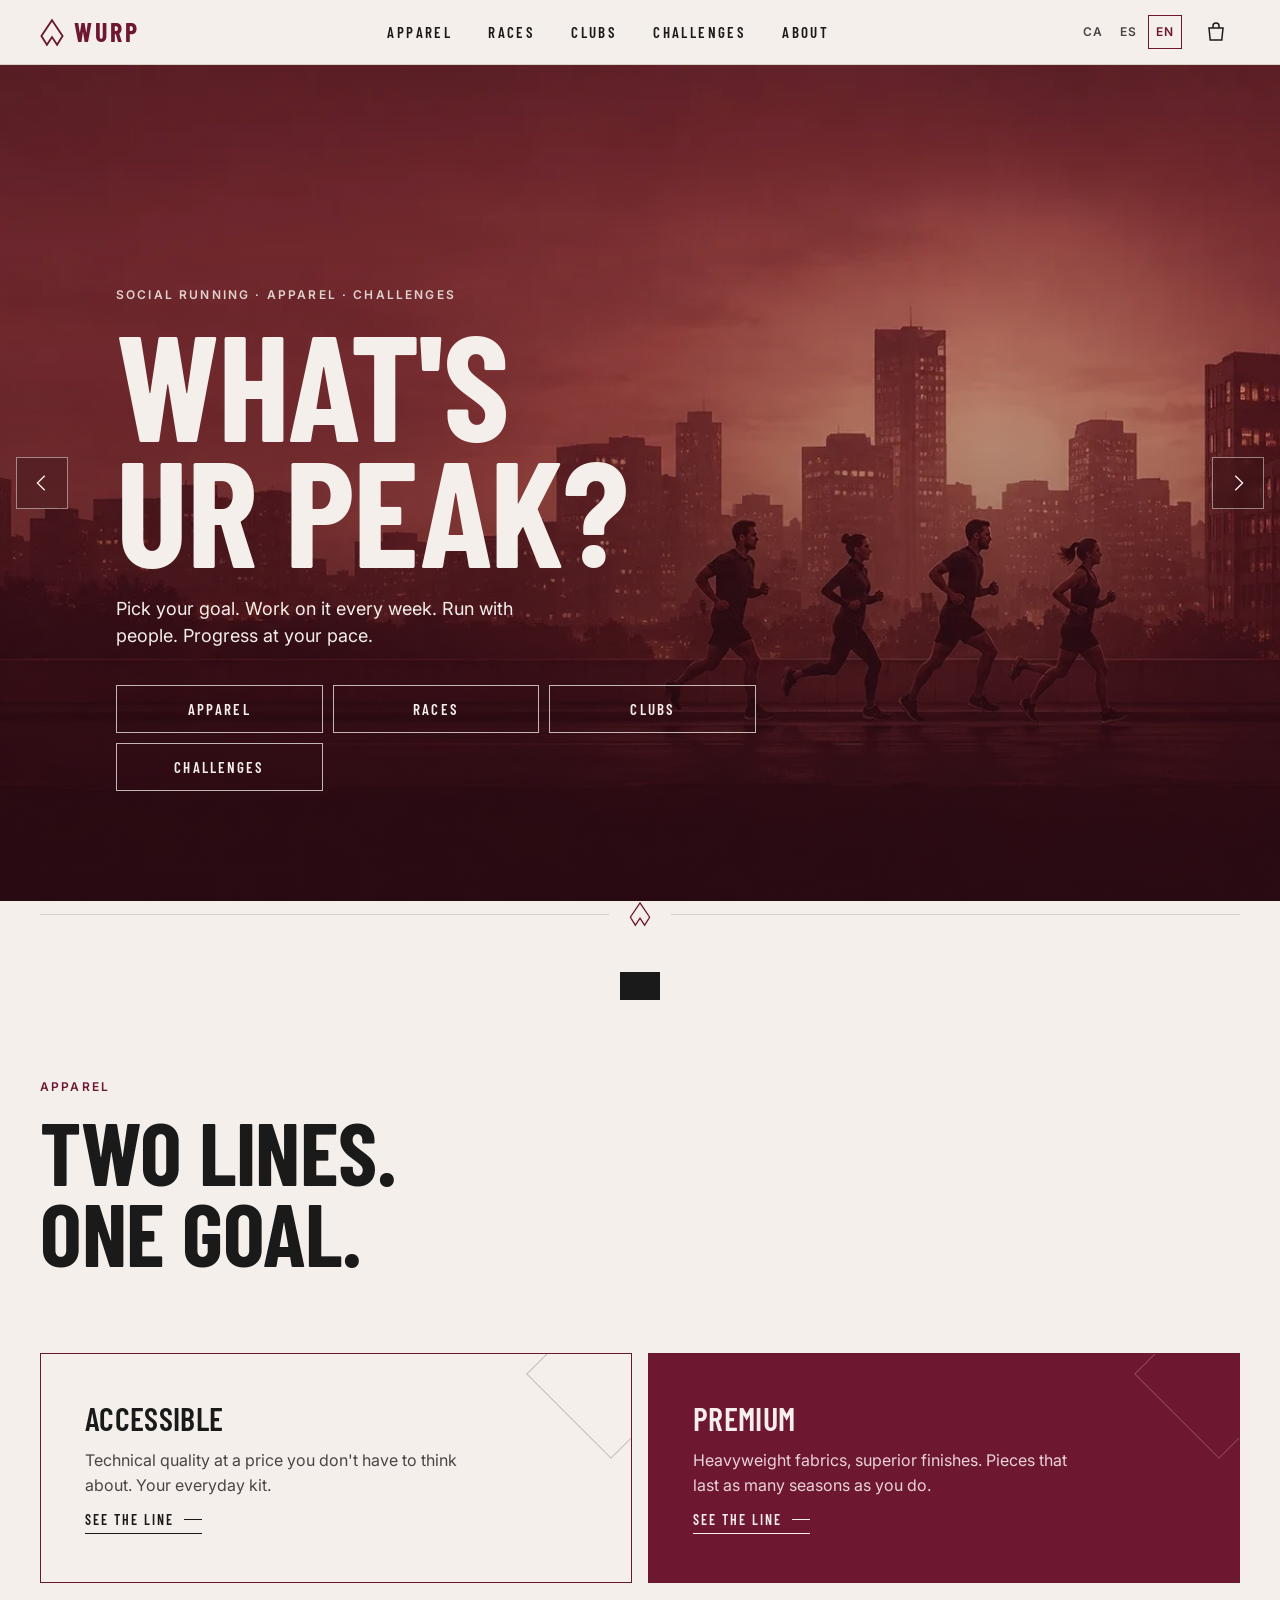
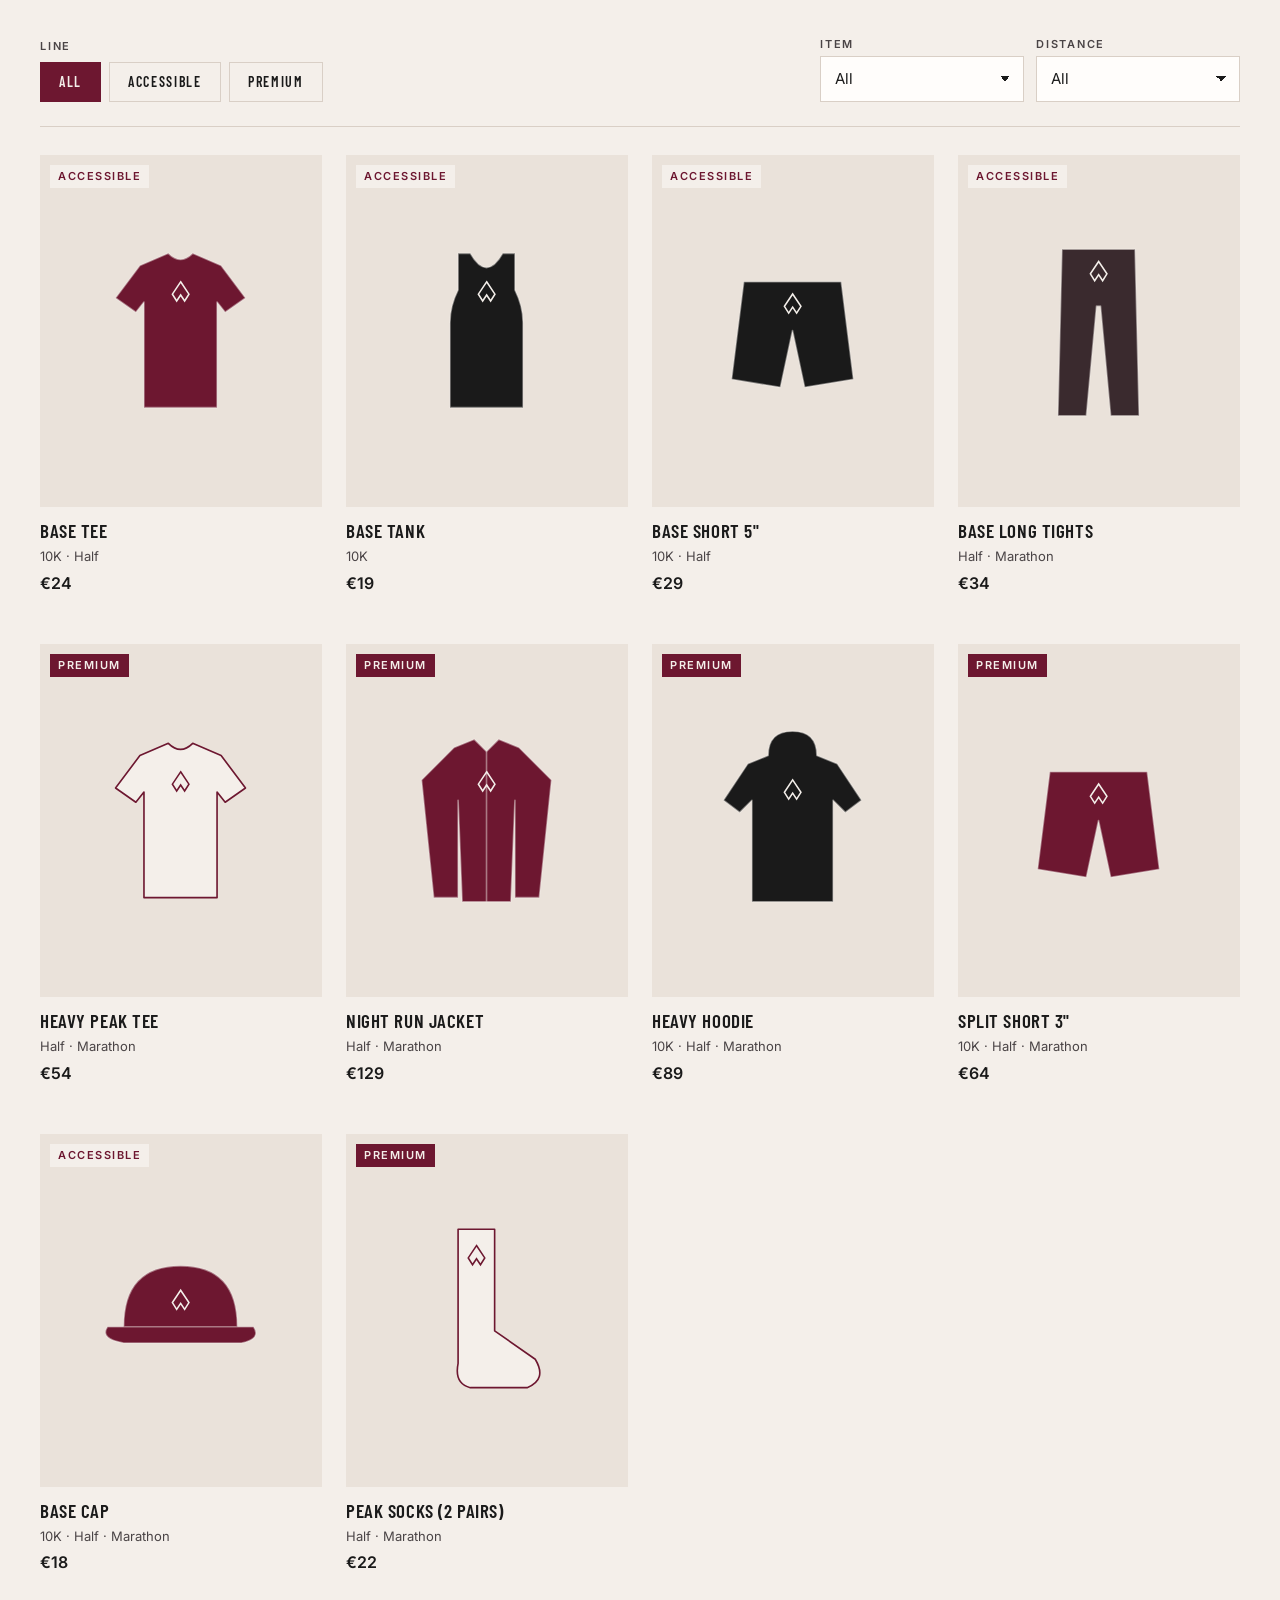
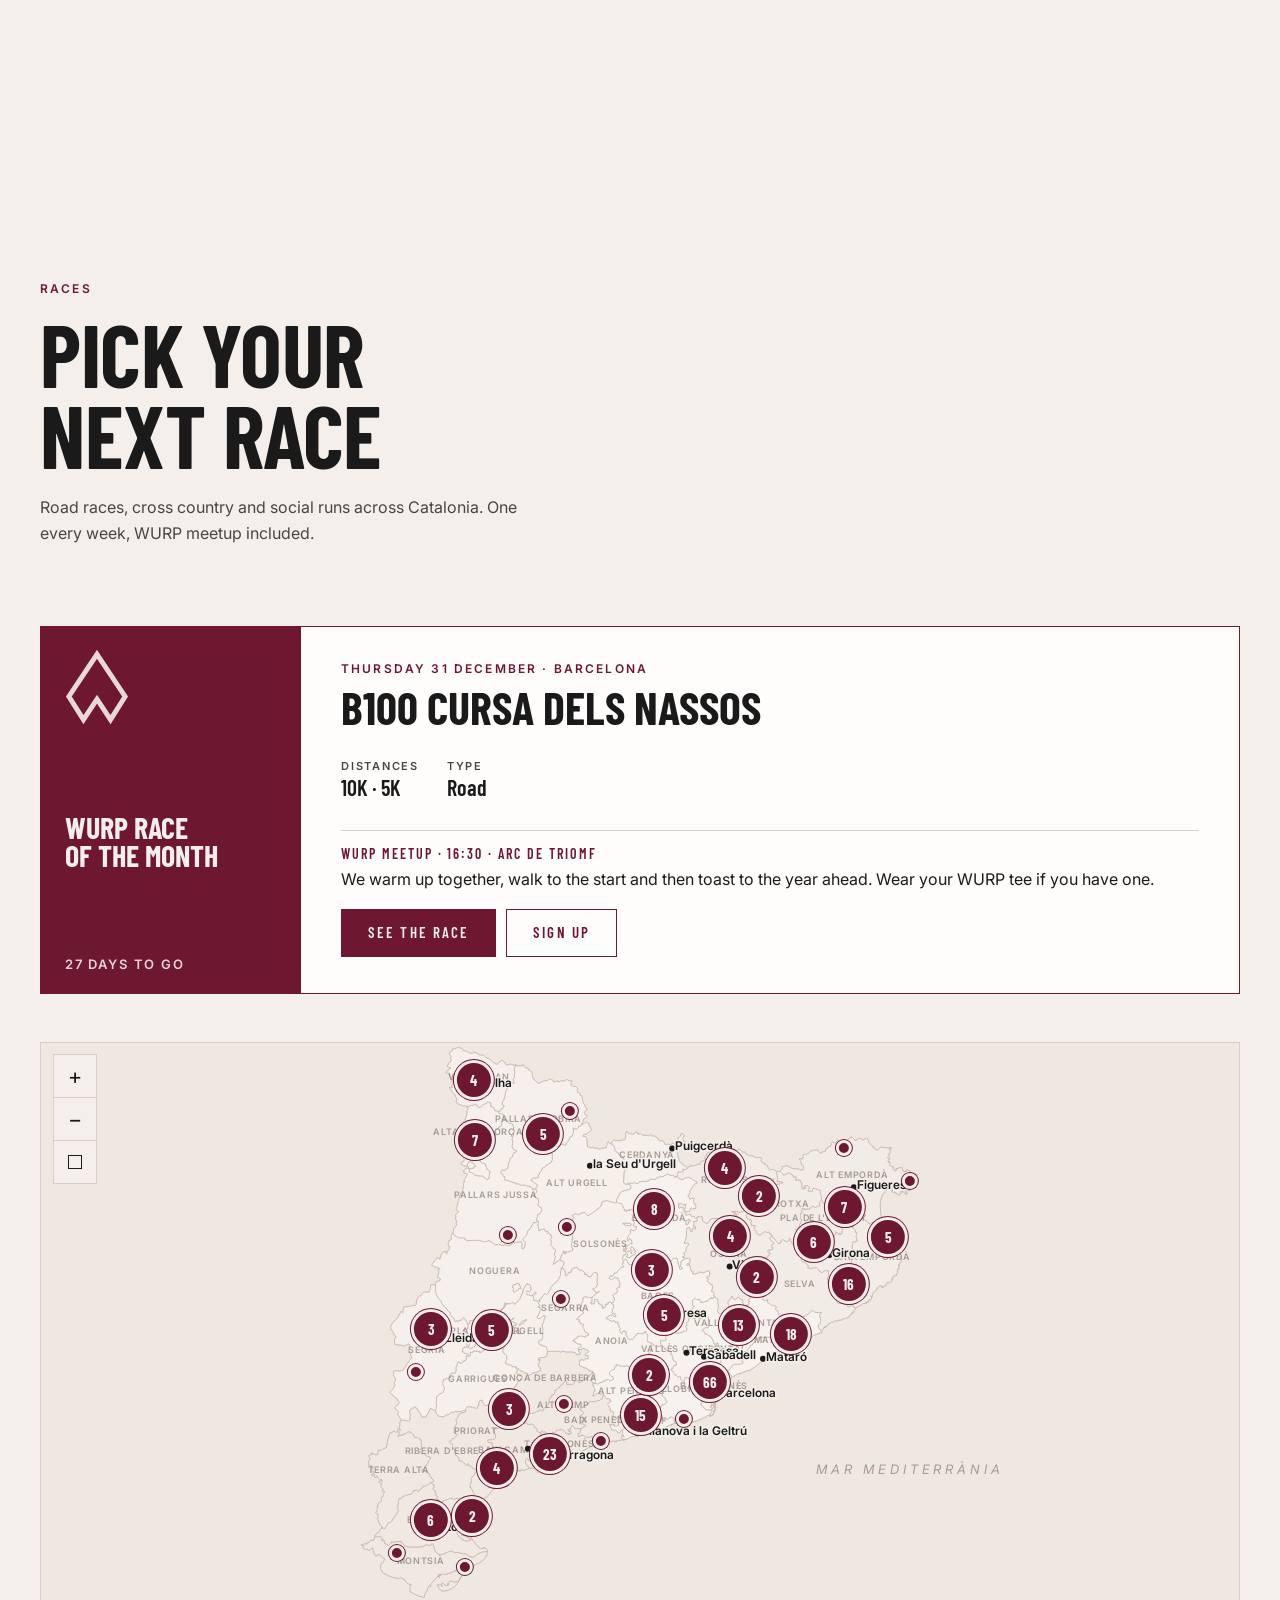
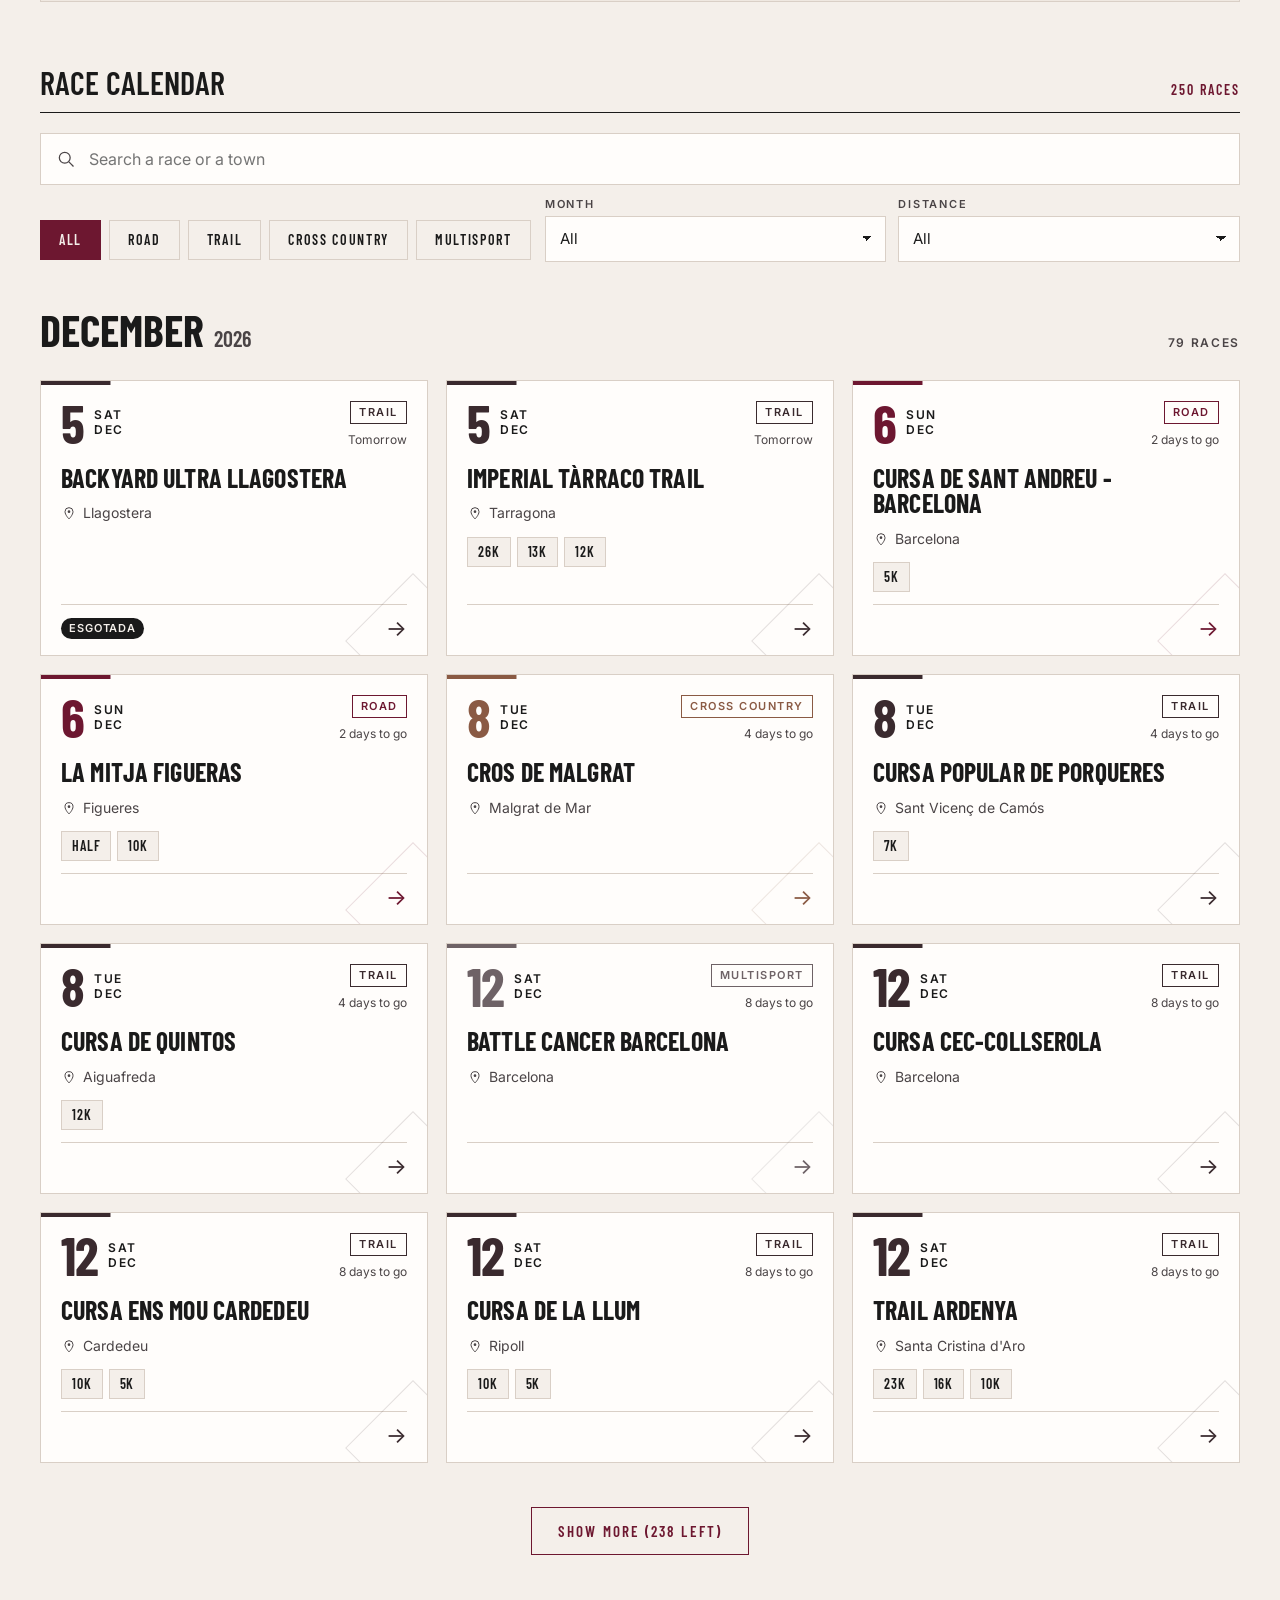
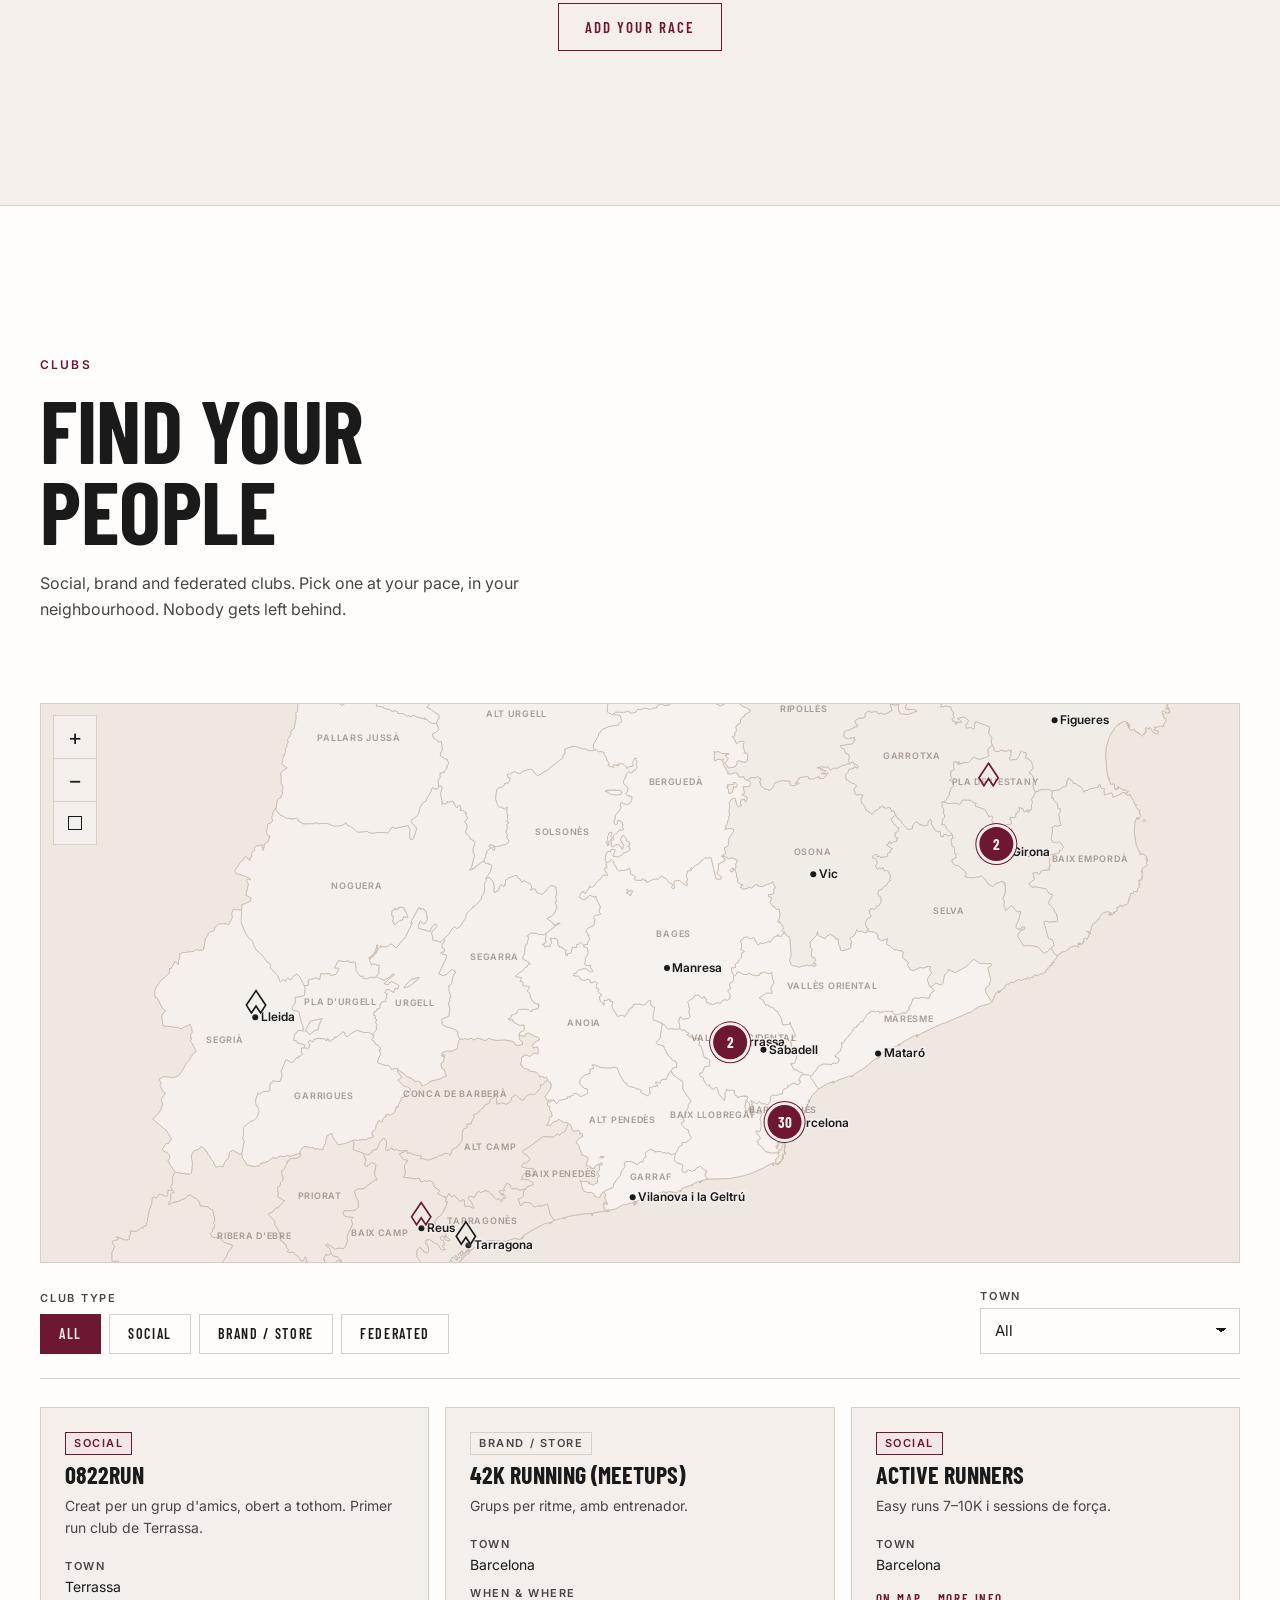
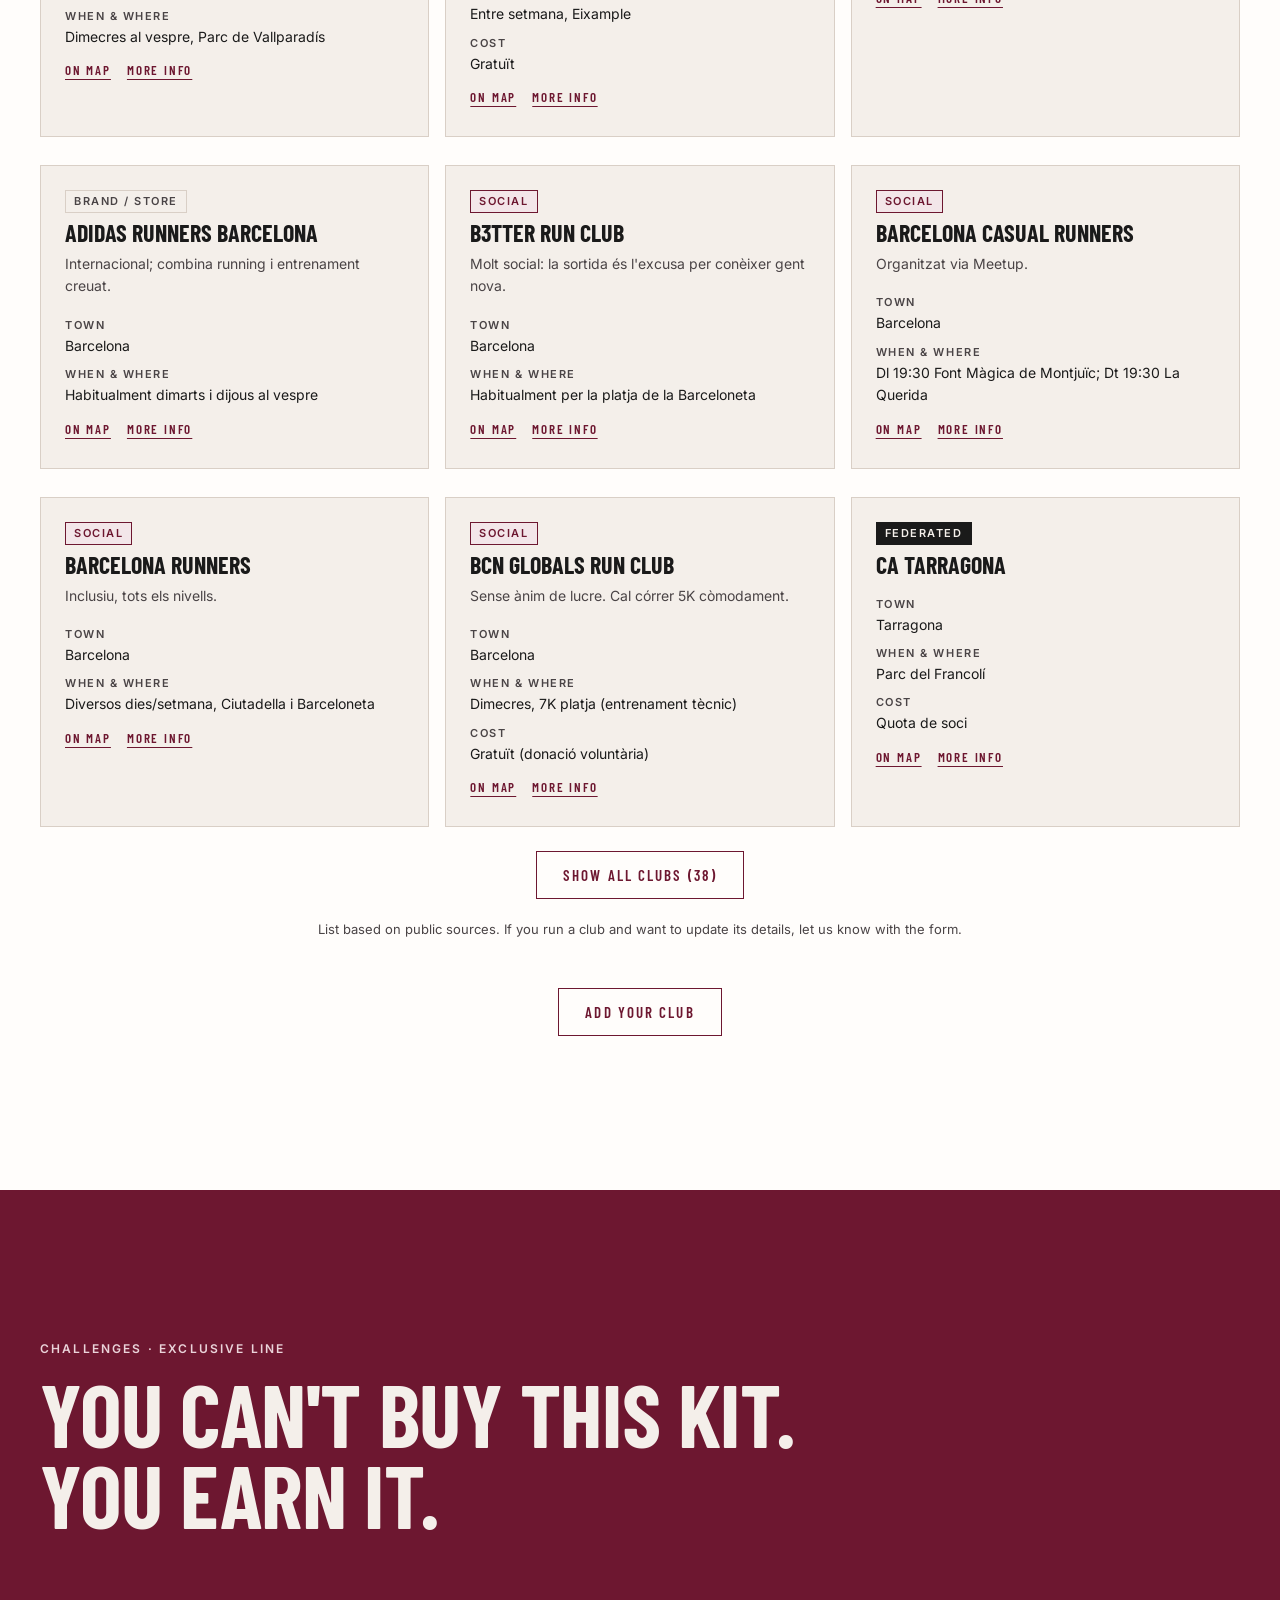
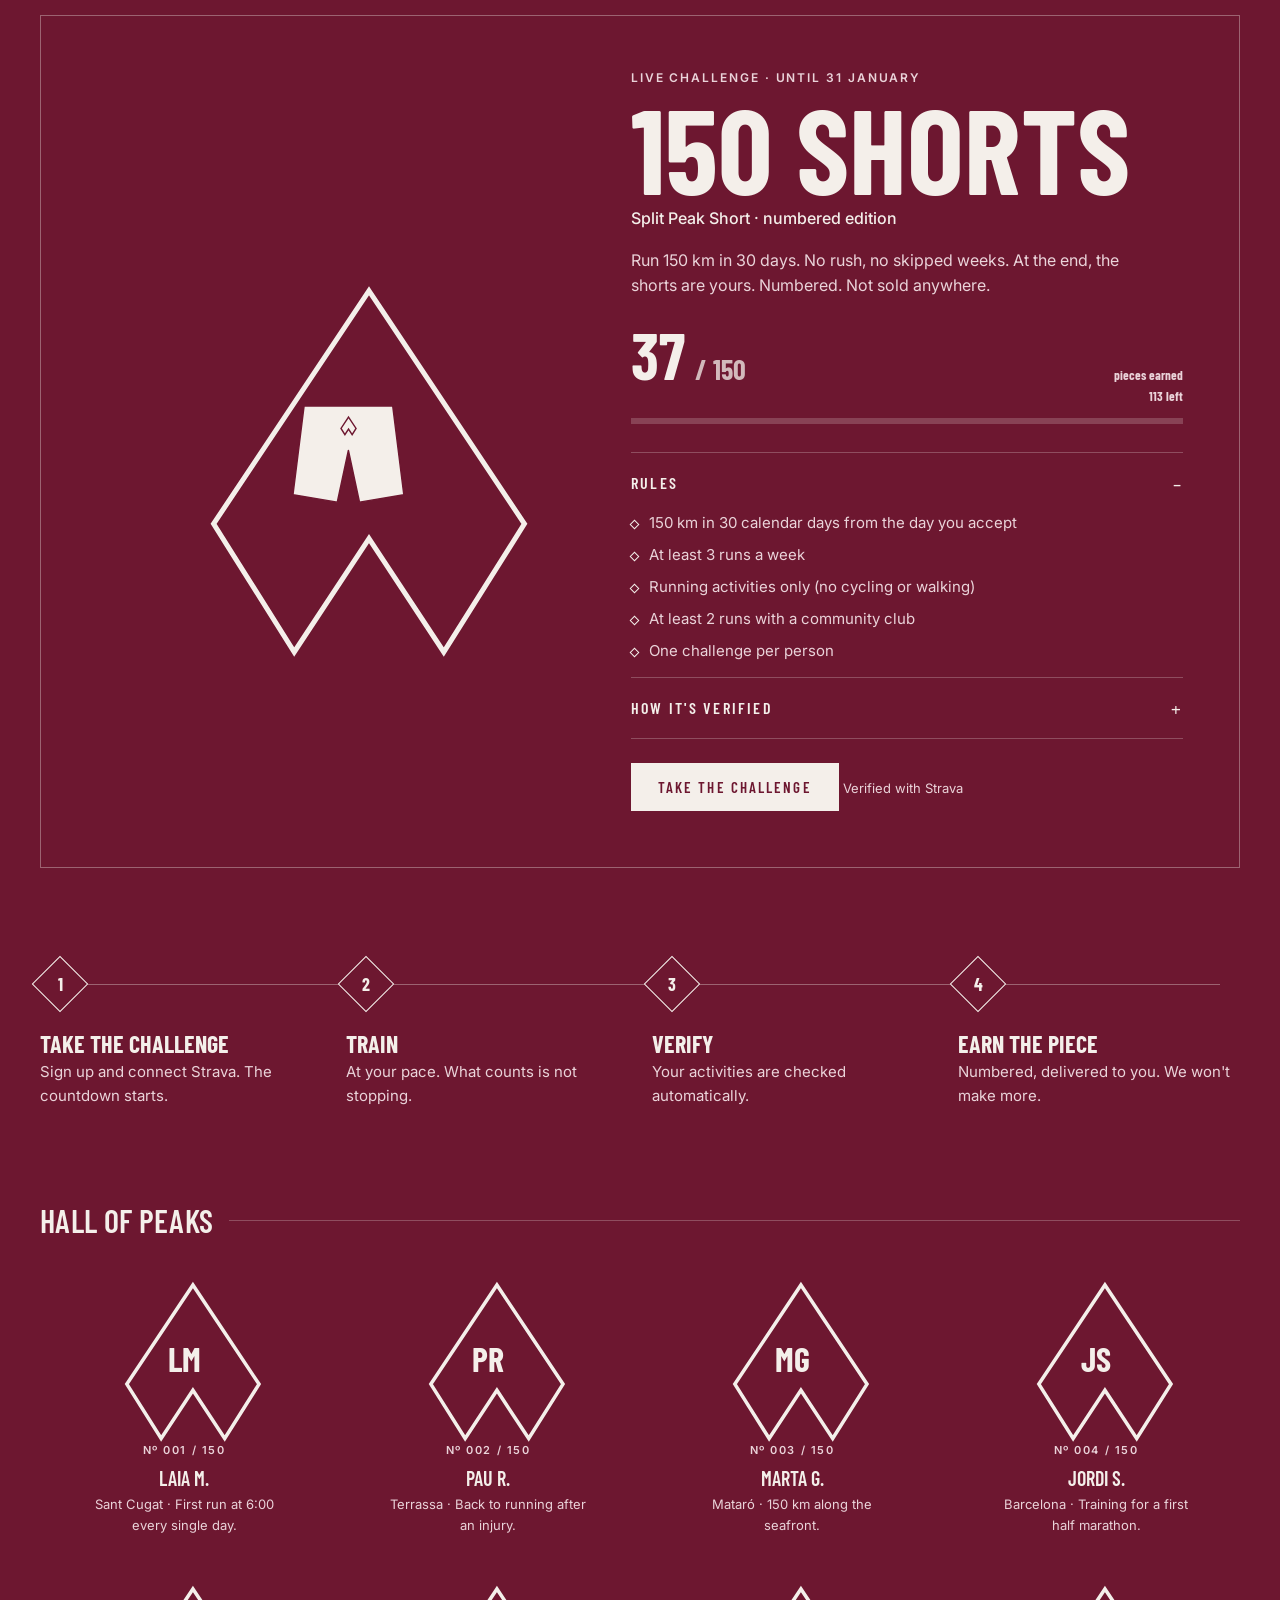
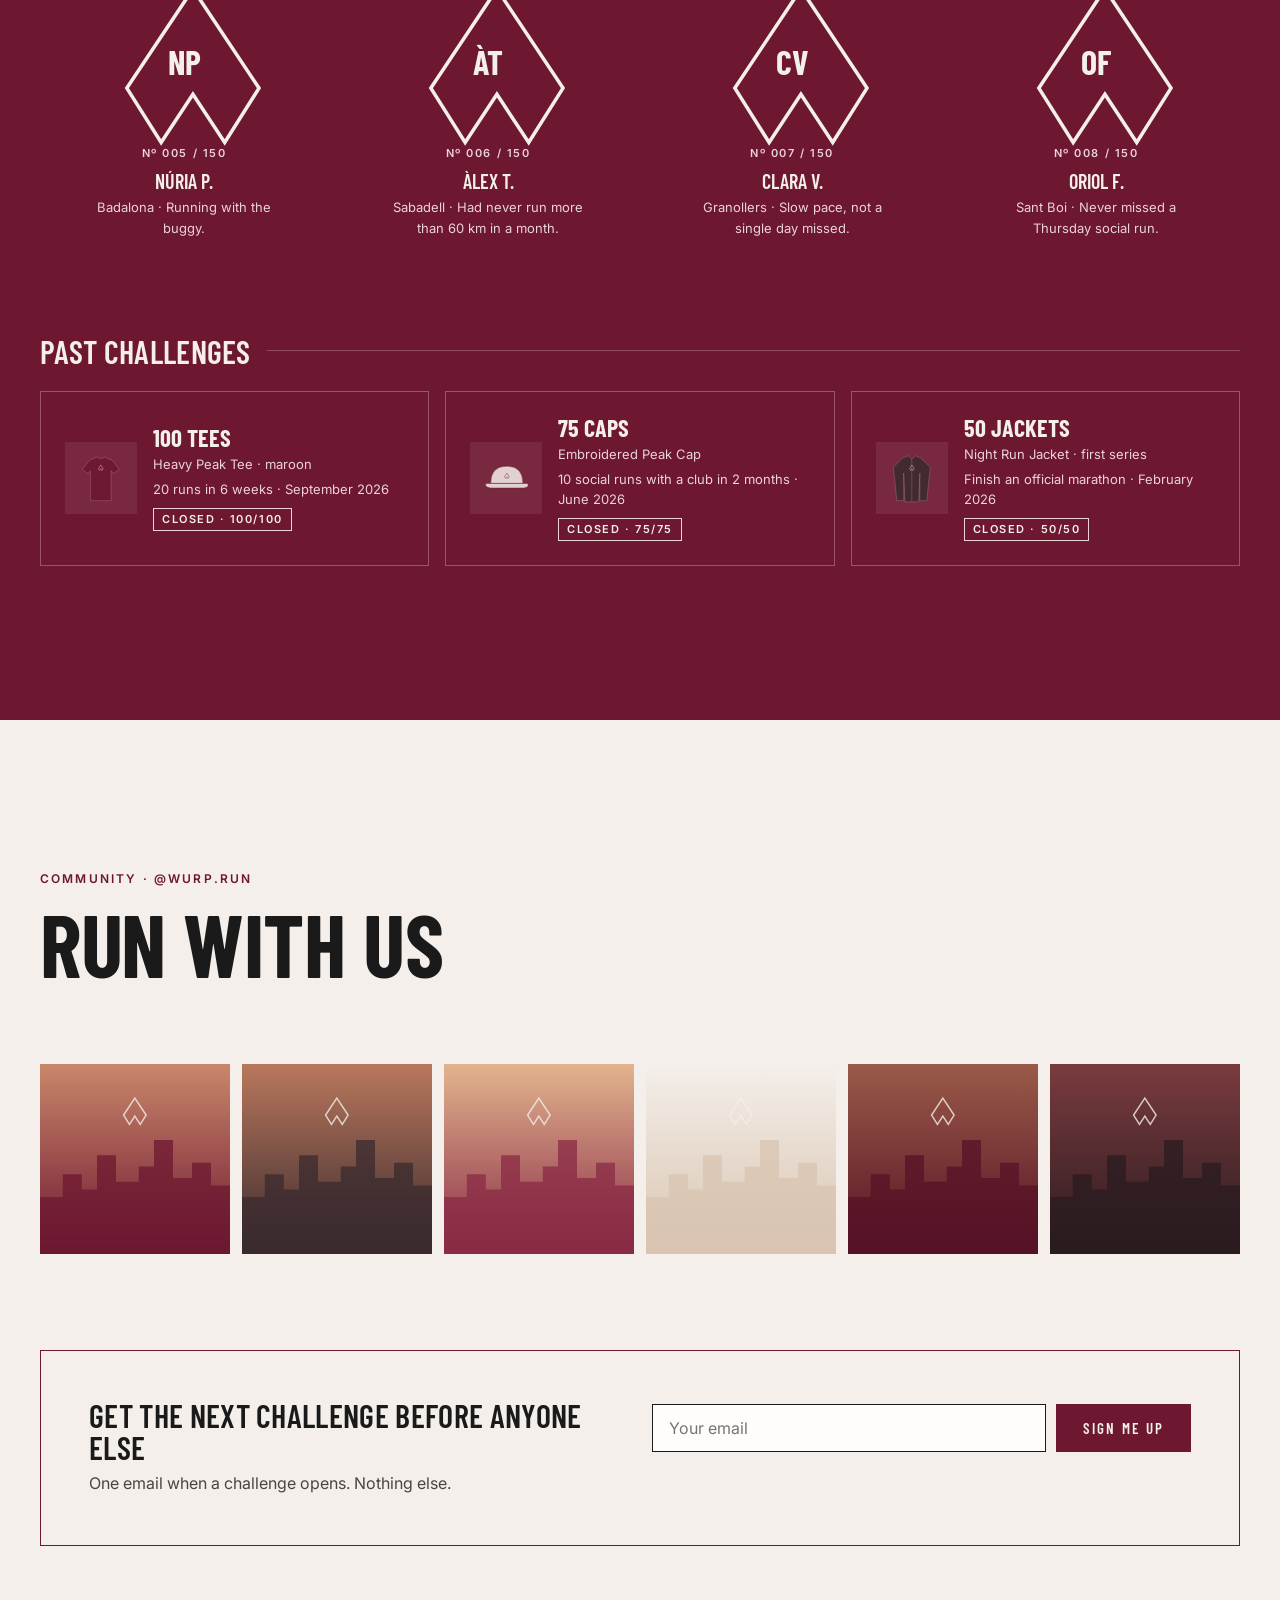
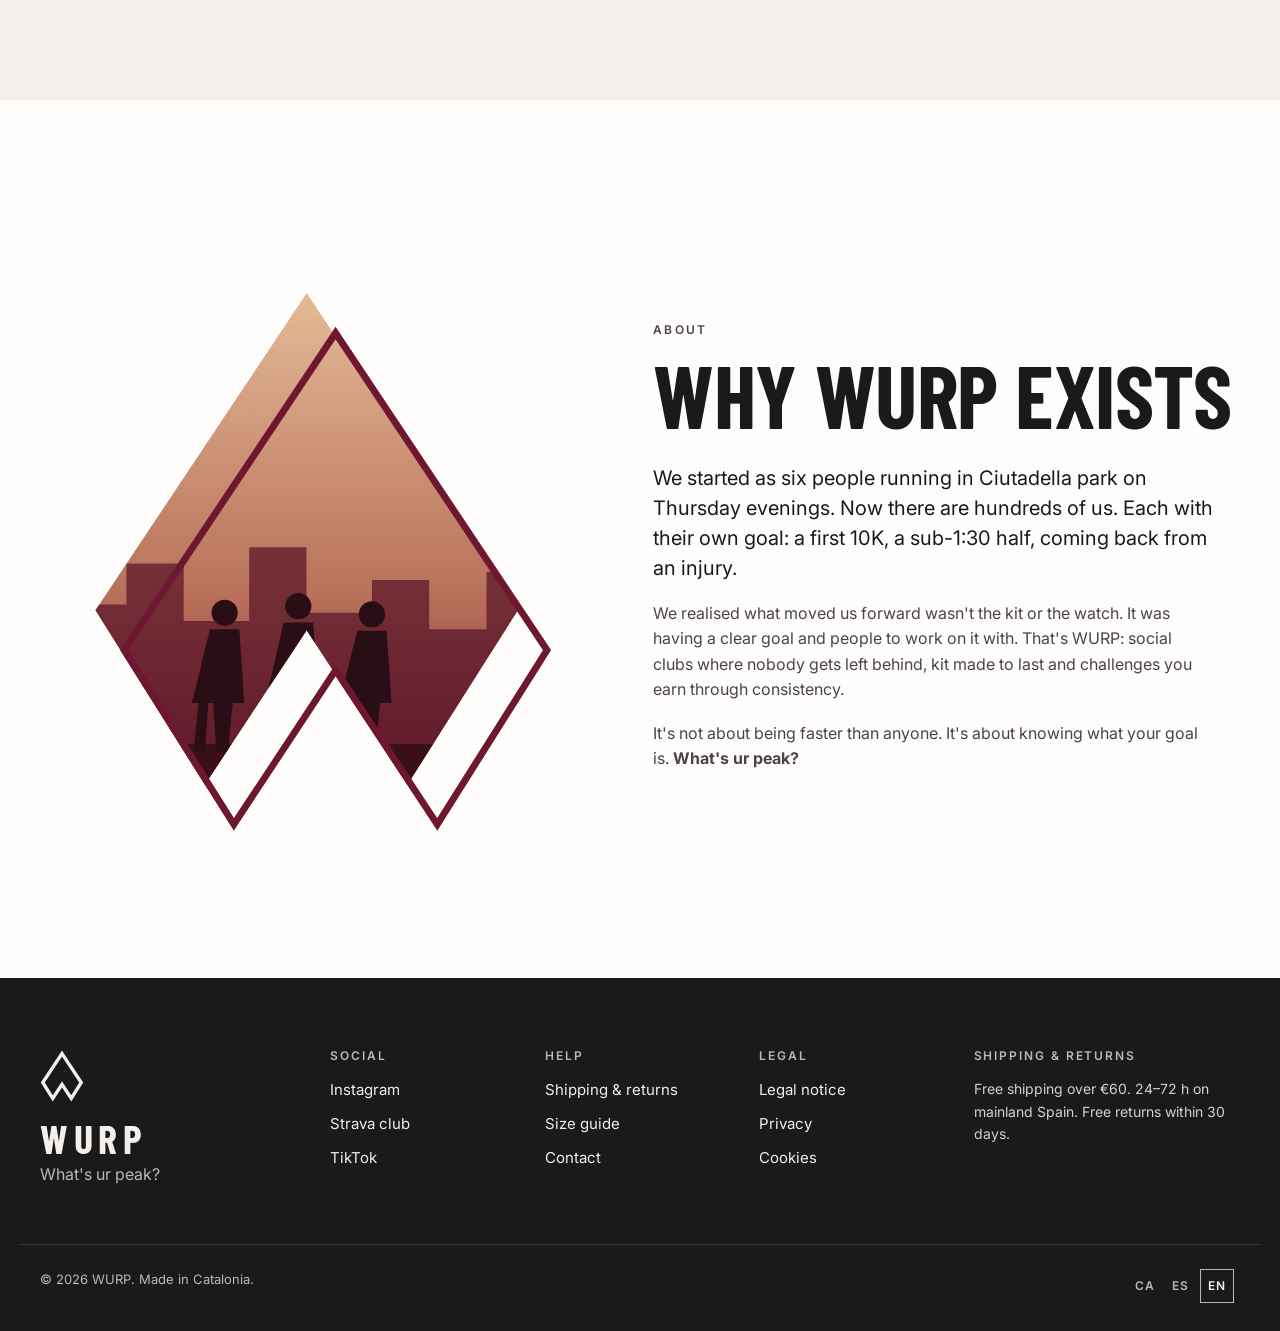
<file: en/index.html>
<!doctype html>
<html lang="en">
<head>
<meta charset="utf-8">
<meta name="viewport" content="width=device-width, initial-scale=1">
<!-- SEO:START (generat per scripts/build_i18n.py) -->
<title>WURP — What&#x27;s ur peak? Running apparel &amp; social run clubs in Catalonia</title>
<meta name="description" content="Running apparel, social run clubs and the race calendar for Catalonia. Challenges to earn exclusive pieces. Pick your goal and work on it consistently.">
<link rel="canonical" href="https://wurp.vercel.app/en/">
<link rel="alternate" hreflang="ca" href="https://wurp.vercel.app/">
<link rel="alternate" hreflang="es" href="https://wurp.vercel.app/es/">
<link rel="alternate" hreflang="en" href="https://wurp.vercel.app/en/">
<link rel="alternate" hreflang="x-default" href="https://wurp.vercel.app/">
<meta name="robots" content="index,follow,max-image-preview:large">
<meta property="og:type" content="website">
<meta property="og:site_name" content="WURP">
<meta property="og:title" content="WURP — What&#x27;s ur peak? Running apparel &amp; social run clubs in Catalonia">
<meta property="og:description" content="Running apparel, social run clubs and the race calendar for Catalonia. Challenges to earn exclusive pieces. Pick your goal and work on it consistently.">
<meta property="og:url" content="https://wurp.vercel.app/en/">
<meta property="og:image" content="https://wurp.vercel.app/assets/img/hero-1951.webp">
<meta property="og:image:width" content="1951">
<meta property="og:image:height" content="806">
<meta property="og:locale" content="en_GB">
<meta property="og:locale:alternate" content="ca_ES">
<meta property="og:locale:alternate" content="es_ES">
<meta name="twitter:card" content="summary_large_image">
<meta name="twitter:title" content="WURP — What&#x27;s ur peak? Running apparel &amp; social run clubs in Catalonia">
<meta name="twitter:description" content="Running apparel, social run clubs and the race calendar for Catalonia. Challenges to earn exclusive pieces. Pick your goal and work on it consistently.">
<meta name="twitter:image" content="https://wurp.vercel.app/assets/img/hero-1951.webp">
<script type="application/ld+json">{"@context":"https://schema.org","@graph":[{"@type":"Organization","@id":"https://wurp.vercel.app/#org","name":"WURP","alternateName":"What's ur peak?","url":"https://wurp.vercel.app/","logo":"https://wurp.vercel.app/assets/img/logo.svg","email":"hola@wurp.run","sameAs":["https://instagram.com/wurp.run"]},{"@type":"WebSite","@id":"https://wurp.vercel.app/#web","url":"https://wurp.vercel.app/en/","name":"WURP","inLanguage":"en","publisher":{"@id":"https://wurp.vercel.app/#org"}},{"@type":"ItemList","name":"Race calendar in Catalonia","itemListElement":[{"@type":"ListItem","position":1,"item":{"@type":"SportsEvent","name":"Lliga Cronoescalada Nocturna Cims de Girona","sport":"Running","startDate":"2026-11-19","endDate":"2026-12-03","eventStatus":"https://schema.org/EventScheduled","eventAttendanceMode":"https://schema.org/OfflineEventAttendanceMode","location":{"@type":"Place","name":"Girona","address":{"@type":"PostalAddress","addressLocality":"Girona","addressRegion":"Catalunya","addressCountry":"ES"},"geo":{"@type":"GeoCoordinates","latitude":41.984,"longitude":2.8402}},"url":"https://trailrunninggirona.com/cims-de-girona/presentacio","description":"7 km · 5 km"}},{"@type":"ListItem","position":2,"item":{"@type":"SportsEvent","name":"Cros Semi Urbà de Llavaneres","sport":"Running","startDate":"2026-11-21","endDate":"2026-11-21","eventStatus":"https://schema.org/EventScheduled","eventAttendanceMode":"https://schema.org/OfflineEventAttendanceMode","location":{"@type":"Place","name":"Sant Andreu de Llavaneres","address":{"@type":"PostalAddress","addressLocality":"Sant Andreu de Llavaneres","addressRegion":"Catalunya","addressCountry":"ES"},"geo":{"@type":"GeoCoordinates","latitude":41.5774,"longitude":2.4832}},"url":"https://gesport.cat/circuit-maresmenc-cros/"}},{"@type":"ListItem","position":3,"item":{"@type":"SportsEvent","name":"Cros de Cardedeu","sport":"Running","startDate":"2026-11-21","endDate":"2026-11-21","eventStatus":"https://schema.org/EventScheduled","eventAttendanceMode":"https://schema.org/OfflineEventAttendanceMode","location":{"@type":"Place","name":"Cardedeu","address":{"@type":"PostalAddress","addressLocality":"Cardedeu","addressRegion":"Catalunya","addressCountry":"ES"},"geo":{"@type":"GeoCoordinates","latitude":41.6449,"longitude":2.3524}},"url":"https://corrigaires.cat/cros-de-cardedeu/"}},{"@type":"ListItem","position":4,"item":{"@type":"SportsEvent","name":"Cursa Fosca","sport":"Running","startDate":"2026-11-21","endDate":"2026-11-21","eventStatus":"https://schema.org/EventScheduled","eventAttendanceMode":"https://schema.org/OfflineEventAttendanceMode","location":{"@type":"Place","name":"Torrelles de Foix","address":{"@type":"PostalAddress","addressLocality":"Torrelles de Foix","addressRegion":"Catalunya","addressCountry":"ES"},"geo":{"@type":"GeoCoordinates","latitude":41.4097,"longitude":1.5875}},"url":"https://cursafosca.com/en/","description":"22 km · 14 km · 12 km"}},{"@type":"ListItem","position":5,"item":{"@type":"SportsEvent","name":"Milles Nocturnes Cerdanyola - 5K","sport":"Running","startDate":"2026-11-21","endDate":"2026-11-21","eventStatus":"https://schema.org/EventScheduled","eventAttendanceMode":"https://schema.org/OfflineEventAttendanceMode","location":{"@type":"Place","name":"Cerdanyola del Vallès","address":{"@type":"PostalAddress","addressLocality":"Cerdanyola del Vallès","addressRegion":"Catalunya","addressCountry":"ES"},"geo":{"@type":"GeoCoordinates","latitude":41.4773,"longitude":2.117}},"url":"https://www.atcerdanyola.com/curses/milles-cerdanyola/","description":"5 km"}},{"@type":"ListItem","position":6,"item":{"@type":"SportsEvent","name":"Roc de la Clusa Trail","sport":"Running","startDate":"2026-11-21","endDate":"2026-11-21","eventStatus":"https://schema.org/EventScheduled","eventAttendanceMode":"https://schema.org/OfflineEventAttendanceMode","location":{"@type":"Place","name":"Castell de l'Areny","address":{"@type":"PostalAddress","addressLocality":"Castell de l'Areny","addressRegion":"Catalunya","addressCountry":"ES"},"geo":{"@type":"GeoCoordinates","latitude":42.1751,"longitude":1.9513}},"url":"https://misports.cat/curses/roc-de-la-clusa/","description":"17 km"}},{"@type":"ListItem","position":7,"item":{"@type":"SportsEvent","name":"10K Montbrio del Camp","sport":"Running","startDate":"2026-11-22","endDate":"2026-11-22","eventStatus":"https://schema.org/EventScheduled","eventAttendanceMode":"https://schema.org/OfflineEventAttendanceMode","location":{"@type":"Place","name":"Montbrió del Camp","address":{"@type":"PostalAddress","addressLocality":"Montbrió del Camp","addressRegion":"Catalunya","addressCountry":"ES"},"geo":{"@type":"GeoCoordinates","latitude":41.1175,"longitude":1.0032}},"url":"https://web.rockthesport.com/es/event/10k-montbrio-del-camp-2026","description":"10 km · 5 km"}},{"@type":"ListItem","position":8,"item":{"@type":"SportsEvent","name":"27è Cros Ciutat de Girona","sport":"Running","startDate":"2026-11-22","endDate":"2026-11-22","eventStatus":"https://schema.org/EventScheduled","eventAttendanceMode":"https://schema.org/OfflineEventAttendanceMode","location":{"@type":"Place","name":"Girona","address":{"@type":"PostalAddress","addressLocality":"Girona","addressRegion":"Catalunya","addressCountry":"ES"},"geo":{"@type":"GeoCoordinates","latitude":41.984,"longitude":2.8402}},"url":"FCA"}},{"@type":"ListItem","position":9,"item":{"@type":"SportsEvent","name":"Carrera de la Mujer - Barcelona","sport":"Running","startDate":"2026-11-22","endDate":"2026-11-22","eventStatus":"https://schema.org/EventScheduled","eventAttendanceMode":"https://schema.org/OfflineEventAttendanceMode","location":{"@type":"Place","name":"Barcelona","address":{"@type":"PostalAddress","addressLocality":"Barcelona","addressRegion":"Catalunya","addressCountry":"ES"},"geo":{"@type":"GeoCoordinates","latitude":41.3954,"longitude":2.1485}},"url":"https://www.carreradelamujer.com/muj-barcelona","description":"8 km"}},{"@type":"ListItem","position":10,"item":{"@type":"SportsEvent","name":"Cros Antoni Amorós","sport":"Running","startDate":"2026-11-22","endDate":"2026-11-22","eventStatus":"https://schema.org/EventScheduled","eventAttendanceMode":"https://schema.org/OfflineEventAttendanceMode","location":{"@type":"Place","name":"Santa Coloma de Gramenet","address":{"@type":"PostalAddress","addressLocality":"Santa Coloma de Gramenet","addressRegion":"Catalunya","addressCountry":"ES"},"geo":{"@type":"GeoCoordinates","latitude":41.4515,"longitude":2.2087}},"url":"https://sportmaniacs.com/en/races/viii-cros-antoni-amoros","description":"7 km · 5 km"}},{"@type":"ListItem","position":11,"item":{"@type":"SportsEvent","name":"Cursa Entrepobles La Garrotxa","sport":"Running","startDate":"2026-11-22","endDate":"2026-11-22","eventStatus":"https://schema.org/EventScheduled","eventAttendanceMode":"https://schema.org/OfflineEventAttendanceMode","location":{"@type":"Place","name":"Olot","address":{"@type":"PostalAddress","addressLocality":"Olot","addressRegion":"Catalunya","addressCountry":"ES"},"geo":{"@type":"GeoCoordinates","latitude":42.1777,"longitude":2.4978}},"url":"https://entrepobles.run/cursa-garrotxa/","description":"10 km"}},{"@type":"ListItem","position":12,"item":{"@type":"SportsEvent","name":"Cursa On Déu Va Perdre l'Espardenya","sport":"Running","startDate":"2026-11-22","endDate":"2026-11-22","eventStatus":"https://schema.org/EventScheduled","eventAttendanceMode":"https://schema.org/OfflineEventAttendanceMode","location":{"@type":"Place","name":"Bovera","address":{"@type":"PostalAddress","addressLocality":"Bovera","addressRegion":"Catalunya","addressCountry":"ES"},"geo":{"@type":"GeoCoordinates","latitude":41.3168,"longitude":0.6426}},"url":"https://xtsportevents.com/reglament-ca-marxa-jocart-bovera/","description":"14 km · 10 km · 6 km"}},{"@type":"ListItem","position":13,"item":{"@type":"SportsEvent","name":"Cursa Solidaria per a la Infancia","sport":"Running","startDate":"2026-11-22","endDate":"2026-11-22","eventStatus":"https://schema.org/EventScheduled","eventAttendanceMode":"https://schema.org/OfflineEventAttendanceMode","location":{"@type":"Place","name":"Terrassa","address":{"@type":"PostalAddress","addressLocality":"Terrassa","addressRegion":"Catalunya","addressCountry":"ES"},"geo":{"@type":"GeoCoordinates","latitude":41.5827,"longitude":2.0059}},"url":"https://sportmaniacs.com/en/races/xi-cursa-solidria-per-a-la-infncia","description":"10 km · 5 km"}},{"@type":"ListItem","position":14,"item":{"@type":"SportsEvent","name":"Cursa de Muntanya de Llagostera","sport":"Running","startDate":"2026-11-22","endDate":"2026-11-22","eventStatus":"https://schema.org/EventScheduled","eventAttendanceMode":"https://schema.org/OfflineEventAttendanceMode","location":{"@type":"Place","name":"Llagostera","address":{"@type":"PostalAddress","addressLocality":"Llagostera","addressRegion":"Catalunya","addressCountry":"ES"},"geo":{"@type":"GeoCoordinates","latitude":41.8113,"longitude":2.9098}},"url":"https://www.9hsports.cat/ca/informacio_cursa/1296","description":"20 km · 14 km · 9 km"}},{"@type":"ListItem","position":15,"item":{"@type":"SportsEvent","name":"Cursa de Parets del Vallès","sport":"Running","startDate":"2026-11-22","endDate":"2026-11-22","eventStatus":"https://schema.org/EventScheduled","eventAttendanceMode":"https://schema.org/OfflineEventAttendanceMode","location":{"@type":"Place","name":"Lliçà de Vall","address":{"@type":"PostalAddress","addressLocality":"Lliçà de Vall","addressRegion":"Catalunya","addressCountry":"ES"},"geo":{"@type":"GeoCoordinates","latitude":41.5878,"longitude":2.2325}},"url":"https://www.caparets.com/la-cursa","description":"10 km · 5 km"}},{"@type":"ListItem","position":16,"item":{"@type":"SportsEvent","name":"Cursa de la Dona de Montblanc","sport":"Running","startDate":"2026-11-22","endDate":"2026-11-22","eventStatus":"https://schema.org/EventScheduled","eventAttendanceMode":"https://schema.org/OfflineEventAttendanceMode","location":{"@type":"Place","name":"Montblanc","address":{"@type":"PostalAddress","addressLocality":"Montblanc","addressRegion":"Catalunya","addressCountry":"ES"},"geo":{"@type":"GeoCoordinates","latitude":41.3662,"longitude":1.1521}},"url":"https://atleticmontblanc.cat/cursa-de-la-dona-2026/","description":"5 km"}},{"@type":"ListItem","position":17,"item":{"@type":"SportsEvent","name":"Cursa i Caminada Solidaria contra la Violència de Gènere","sport":"Running","startDate":"2026-11-22","endDate":"2026-11-22","eventStatus":"https://schema.org/EventScheduled","eventAttendanceMode":"https://schema.org/OfflineEventAttendanceMode","location":{"@type":"Place","name":"Castellbisbal","address":{"@type":"PostalAddress","addressLocality":"Castellbisbal","addressRegion":"Catalunya","addressCountry":"ES"},"geo":{"@type":"GeoCoordinates","latitude":41.4794,"longitude":1.9624}},"url":"https://www.cursacontralaviolenciadegenere.cat/"}},{"@type":"ListItem","position":18,"item":{"@type":"SportsEvent","name":"Cursa solidària CNG4Camins","sport":"Running","startDate":"2026-11-22","endDate":"2026-11-22","eventStatus":"https://schema.org/EventScheduled","eventAttendanceMode":"https://schema.org/OfflineEventAttendanceMode","location":{"@type":"Place","name":"Granollers","address":{"@type":"PostalAddress","addressLocality":"Granollers","addressRegion":"Catalunya","addressCountry":"ES"},"geo":{"@type":"GeoCoordinates","latitude":41.5929,"longitude":2.2801}},"url":"https://www.9hsports.cat/ca/informacio_cursa/1276","description":"15 km · 10 km · 6 km"}},{"@type":"ListItem","position":19,"item":{"@type":"SportsEvent","name":"Duatló de Muntanya de la Roca del Vallès","sport":"Running","startDate":"2026-11-22","endDate":"2026-11-22","eventStatus":"https://schema.org/EventScheduled","eventAttendanceMode":"https://schema.org/OfflineEventAttendanceMode","location":{"@type":"Place","name":"La Roca del Vallès","address":{"@type":"PostalAddress","addressLocality":"La Roca del Vallès","addressRegion":"Catalunya","addressCountry":"ES"},"geo":{"@type":"GeoCoordinates","latitude":41.5986,"longitude":2.3373}},"url":"https://www.triatlo.org/competicions/informacio/?idcompeticio=270560","description":"3 km"}},{"@type":"ListItem","position":20,"item":{"@type":"SportsEvent","name":"Gualba Trail","sport":"Running","startDate":"2026-11-22","endDate":"2026-11-22","eventStatus":"https://schema.org/EventScheduled","eventAttendanceMode":"https://schema.org/OfflineEventAttendanceMode","location":{"@type":"Place","name":"Gualba","address":{"@type":"PostalAddress","addressLocality":"Gualba","addressRegion":"Catalunya","addressCountry":"ES"},"geo":{"@type":"GeoCoordinates","latitude":41.7383,"longitude":2.5054}},"url":"https://web.rockthesport.com/es/event/xii-gualba-trail","description":"21.1 km · 12 km · 10 km"}},{"@type":"ListItem","position":21,"item":{"@type":"SportsEvent","name":"La Mitja Del Maresme","sport":"Running","startDate":"2026-11-22","endDate":"2026-11-22","eventStatus":"https://schema.org/EventScheduled","eventAttendanceMode":"https://schema.org/OfflineEventAttendanceMode","location":{"@type":"Place","name":"Premià de Mar","address":{"@type":"PostalAddress","addressLocality":"Premià de Mar","addressRegion":"Catalunya","addressCountry":"ES"},"geo":{"@type":"GeoCoordinates","latitude":41.4905,"longitude":2.36}},"url":"https://lacursadani.com/service/cursa-dani-maresme/","description":"21.1 km · 10 km · 5 km"}},{"@type":"ListItem","position":22,"item":{"@type":"SportsEvent","name":"Lo Pastisset","sport":"Running","startDate":"2026-11-22","endDate":"2026-11-22","eventStatus":"https://schema.org/EventScheduled","eventAttendanceMode":"https://schema.org/OfflineEventAttendanceMode","location":{"@type":"Place","name":"Benifallet","address":{"@type":"PostalAddress","addressLocality":"Benifallet","addressRegion":"Catalunya","addressCountry":"ES"},"geo":{"@type":"GeoCoordinates","latitude":40.9695,"longitude":0.519}},"url":"https://lopastisset.cat/","description":"28 km"}},{"@type":"ListItem","position":23,"item":{"@type":"SportsEvent","name":"Marxa Popular de Banyoles – 6.600","sport":"Running","startDate":"2026-11-22","endDate":"2026-11-22","eventStatus":"https://schema.org/EventScheduled","eventAttendanceMode":"https://schema.org/OfflineEventAttendanceMode","location":{"@type":"Place","name":"Banyoles","address":{"@type":"PostalAddress","addressLocality":"Banyoles","addressRegion":"Catalunya","addressCountry":"ES"},"geo":{"@type":"GeoCoordinates","latitude":42.124,"longitude":2.7758}},"url":"https://cursesplaestany.cat/marxa-popular-ciutat-banyoles/","description":"7 km"}},{"@type":"ListItem","position":24,"item":{"@type":"SportsEvent","name":"Mitja Marató Espirall","sport":"Running","startDate":"2026-11-22","endDate":"2026-11-22","eventStatus":"https://schema.org/EventScheduled","eventAttendanceMode":"https://schema.org/OfflineEventAttendanceMode","location":{"@type":"Place","name":"Vilafranca del Penedès","address":{"@type":"PostalAddress","addressLocality":"Vilafranca del Penedès","addressRegion":"Catalunya","addressCountry":"ES"},"geo":{"@type":"GeoCoordinates","latitude":41.3478,"longitude":1.7015}},"url":"https://mitja.vilafranca.cat/","description":"21.1 km · 5 km"}},{"@type":"ListItem","position":25,"item":{"@type":"SportsEvent","name":"Passafred","sport":"Running","startDate":"2026-11-22","endDate":"2026-11-22","eventStatus":"https://schema.org/EventScheduled","eventAttendanceMode":"https://schema.org/OfflineEventAttendanceMode","location":{"@type":"Place","name":"Blanes","address":{"@type":"PostalAddress","addressLocality":"Blanes","addressRegion":"Catalunya","addressCountry":"ES"},"geo":{"@type":"GeoCoordinates","latitude":41.6904,"longitude":2.7872}},"url":"http://www.cexblanes.net/index.php/ix-passafred/ix-passafred","description":"21.1 km · 13 km"}},{"@type":"ListItem","position":26,"item":{"@type":"SportsEvent","name":"Pujada i Baixada a Guanta","sport":"Running","startDate":"2026-11-22","endDate":"2026-11-22","eventStatus":"https://schema.org/EventScheduled","eventAttendanceMode":"https://schema.org/OfflineEventAttendanceMode","location":{"@type":"Place","name":"Sentmenat","address":{"@type":"PostalAddress","addressLocality":"Sentmenat","addressRegion":"Catalunya","addressCountry":"ES"},"geo":{"@type":"GeoCoordinates","latitude":41.6175,"longitude":2.1277}},"url":"https://www.lasansi.com/ca/pujada-guanta","description":"12 km · 6 km"}},{"@type":"ListItem","position":27,"item":{"@type":"SportsEvent","name":"Sant Miquel 360","sport":"Running","startDate":"2026-11-22","endDate":"2026-11-22","eventStatus":"https://schema.org/EventScheduled","eventAttendanceMode":"https://schema.org/OfflineEventAttendanceMode","location":{"@type":"Place","name":"Bigues i Riells","address":{"@type":"PostalAddress","addressLocality":"Bigues i Riells","addressRegion":"Catalunya","addressCountry":"ES"},"geo":{"@type":"GeoCoordinates","latitude":41.6826,"longitude":2.2053}},"url":"https://www.oncodinestrail.cat/producte/sant-miquel-360/","description":"21.1 km · 15 km"}},{"@type":"ListItem","position":28,"item":{"@type":"SportsEvent","name":"Tarraco Health Race","sport":"Running","startDate":"2026-11-22","endDate":"2026-11-22","eventStatus":"https://schema.org/EventScheduled","eventAttendanceMode":"https://schema.org/OfflineEventAttendanceMode","location":{"@type":"Place","name":"Tarragona","address":{"@type":"PostalAddress","addressLocality":"Tarragona","addressRegion":"Catalunya","addressCountry":"ES"},"geo":{"@type":"GeoCoordinates","latitude":41.1264,"longitude":1.2812}},"url":"https://tarracohealthrace.com/","description":"10 km · 5 km"}},{"@type":"ListItem","position":29,"item":{"@type":"SportsEvent","name":"Vilarnau Correcava","sport":"Running","startDate":"2026-11-22","endDate":"2026-11-22","eventStatus":"https://schema.org/EventScheduled","eventAttendanceMode":"https://schema.org/OfflineEventAttendanceMode","location":{"@type":"Place","name":"Espiells","address":{"@type":"PostalAddress","addressLocality":"Espiells","addressRegion":"Catalunya","addressCountry":"ES"},"geo":{"@type":"GeoCoordinates","latitude":41.443,"longitude":1.779}},"url":"https://web.rockthesport.com/es/event/vilarnau-correcava-2026","description":"12 km · 8 km"}},{"@type":"ListItem","position":30,"item":{"@type":"SportsEvent","name":"Vilaverd Skyrace","sport":"Running","startDate":"2026-11-22","endDate":"2026-11-22","eventStatus":"https://schema.org/EventScheduled","eventAttendanceMode":"https://schema.org/OfflineEventAttendanceMode","location":{"@type":"Place","name":"Vilaverd","address":{"@type":"PostalAddress","addressLocality":"Vilaverd","addressRegion":"Catalunya","addressCountry":"ES"},"geo":{"@type":"GeoCoordinates","latitude":41.3342,"longitude":1.1643}},"url":"https://vilaverdskyrace.naturaldfn.com/","description":"23 km"}},{"@type":"ListItem","position":31,"item":{"@type":"SportsEvent","name":"Women Race El Corte Inglés","sport":"Running","startDate":"2026-11-22","endDate":"2026-11-22","eventStatus":"https://schema.org/EventScheduled","eventAttendanceMode":"https://schema.org/OfflineEventAttendanceMode","location":{"@type":"Place","name":"Tarragona","address":{"@type":"PostalAddress","addressLocality":"Tarragona","addressRegion":"Catalunya","addressCountry":"ES"},"geo":{"@type":"GeoCoordinates","latitude":41.1264,"longitude":1.2812}},"url":"https://womenrace.cat","description":"5 km"}},{"@type":"ListItem","position":32,"item":{"@type":"SportsEvent","name":"Cros de Pineda","sport":"Running","startDate":"2026-11-28","endDate":"2026-11-28","eventStatus":"https://schema.org/EventScheduled","eventAttendanceMode":"https://schema.org/OfflineEventAttendanceMode","location":{"@type":"Place","name":"Pineda de Mar","address":{"@type":"PostalAddress","addressLocality":"Pineda de Mar","addressRegion":"Catalunya","addressCountry":"ES"},"geo":{"@type":"GeoCoordinates","latitude":41.6324,"longitude":2.6648}},"url":"https://gesport.cat/circuit-maresmenc-cros/"}},{"@type":"ListItem","position":33,"item":{"@type":"SportsEvent","name":"Cursa del Tractor","sport":"Running","startDate":"2026-11-28","endDate":"2026-11-28","eventStatus":"https://schema.org/EventScheduled","eventAttendanceMode":"https://schema.org/OfflineEventAttendanceMode","location":{"@type":"Place","name":"Casserres","address":{"@type":"PostalAddress","addressLocality":"Casserres","addressRegion":"Catalunya","addressCountry":"ES"},"geo":{"@type":"GeoCoordinates","latitude":42.0121,"longitude":1.8428}},"url":"https://sportmaniacs.com/en/races/la-cursa-del-tractor-2026","description":"12 km"}},{"@type":"ListItem","position":34,"item":{"@type":"SportsEvent","name":"Trail Popular d’Hivern de Sant Climent","sport":"Running","startDate":"2026-11-28","endDate":"2026-11-28","eventStatus":"https://schema.org/EventScheduled","eventAttendanceMode":"https://schema.org/OfflineEventAttendanceMode","location":{"@type":"Place","name":"Sant Climent de Llobregat","address":{"@type":"PostalAddress","addressLocality":"Sant Climent de Llobregat","addressRegion":"Catalunya","addressCountry":"ES"},"geo":{"@type":"GeoCoordinates","latitude":41.3351,"longitude":1.9832}},"url":"https://web.rockthesport.com/es/event/trail-popular-dhivern-de-sant-climent-2026","description":"11 km · 8 km"}},{"@type":"ListItem","position":35,"item":{"@type":"SportsEvent","name":"Ultra Penedès","sport":"Running","startDate":"2026-11-28","endDate":"2026-11-28","eventStatus":"https://schema.org/EventScheduled","eventAttendanceMode":"https://schema.org/OfflineEventAttendanceMode","location":{"@type":"Place","name":"Sant Jaume dels Domenys","address":{"@type":"PostalAddress","addressLocality":"Sant Jaume dels Domenys","addressRegion":"Catalunya","addressCountry":"ES"},"geo":{"@type":"GeoCoordinates","latitude":41.3106,"longitude":1.5575}},"url":"https://ultrapenedes.com","description":"55 km · 32 km · 20 km · 13 km"}},{"@type":"ListItem","position":36,"item":{"@type":"SportsEvent","name":"35è Cros de Vidreres (Campionat Gironí)","sport":"Running","startDate":"2026-11-29","endDate":"2026-11-29","eventStatus":"https://schema.org/EventScheduled","eventAttendanceMode":"https://schema.org/OfflineEventAttendanceMode","location":{"@type":"Place","name":"Vidreres","address":{"@type":"PostalAddress","addressLocality":"Vidreres","addressRegion":"Catalunya","addressCountry":"ES"},"geo":{"@type":"GeoCoordinates","latitude":41.7731,"longitude":2.8202}},"url":"FCA"}},{"@type":"ListItem","position":37,"item":{"@type":"SportsEvent","name":"Avenc Trail Cunit","sport":"Running","startDate":"2026-11-29","endDate":"2026-11-29","eventStatus":"https://schema.org/EventScheduled","eventAttendanceMode":"https://schema.org/OfflineEventAttendanceMode","location":{"@type":"Place","name":"Cunit","address":{"@type":"PostalAddress","addressLocality":"Cunit","addressRegion":"Catalunya","addressCountry":"ES"},"geo":{"@type":"GeoCoordinates","latitude":41.2129,"longitude":1.6314}},"url":"https://webtretzesports.wixsite.com/avenctrailcunit","description":"13 km · 5 km"}},{"@type":"ListItem","position":38,"item":{"@type":"SportsEvent","name":"Bell Race","sport":"Running","startDate":"2026-11-29","endDate":"2026-11-29","eventStatus":"https://schema.org/EventScheduled","eventAttendanceMode":"https://schema.org/OfflineEventAttendanceMode","location":{"@type":"Place","name":"Sallent","address":{"@type":"PostalAddress","addressLocality":"Sallent","addressRegion":"Catalunya","addressCountry":"ES"},"geo":{"@type":"GeoCoordinates","latitude":41.8391,"longitude":1.9054}},"url":"https://www.campionatmaqui.cat/cursa-bell-race/","description":"21.1 km · 15 km · 10 km · 5 km"}},{"@type":"ListItem","position":39,"item":{"@type":"SportsEvent","name":"Caminada d'Artesa de Lleida","sport":"Running","startDate":"2026-11-29","endDate":"2026-11-29","eventStatus":"https://schema.org/EventScheduled","eventAttendanceMode":"https://schema.org/OfflineEventAttendanceMode","location":{"@type":"Place","name":"Artesa de Lleida","address":{"@type":"PostalAddress","addressLocality":"Artesa de Lleida","addressRegion":"Catalunya","addressCountry":"ES"},"geo":{"@type":"GeoCoordinates","latitude":41.5376,"longitude":0.6999}},"url":"https://iter5.cat/inscripcions/formCursa.php?id=2126","description":"10 km · 6 km"}},{"@type":"ListItem","position":40,"item":{"@type":"SportsEvent","name":"Duatló Cross Hivernal Memorial Xavier Gorgues","sport":"Running","startDate":"2026-11-29","endDate":"2026-11-29","eventStatus":"https://schema.org/EventScheduled","eventAttendanceMode":"https://schema.org/OfflineEventAttendanceMode","location":{"@type":"Place","name":"Vilanova de Bellpuig","address":{"@type":"PostalAddress","addressLocality":"Vilanova de Bellpuig","addressRegion":"Catalunya","addressCountry":"ES"},"geo":{"@type":"GeoCoordinates","latitude":41.6043,"longitude":0.9506}},"url":"https://ccguineus.wordpress.com/","description":"2.5 km"}}]}]}</script>
<!-- SEO:END -->
<meta name="theme-color" content="#6D1730">
<link rel="icon" href="../assets/img/logo.svg" type="image/svg+xml">
<link rel="preconnect" href="https://fonts.googleapis.com">
<link rel="preconnect" href="https://fonts.gstatic.com" crossorigin>
<link href="https://fonts.googleapis.com/css2?family=Barlow+Condensed:wght@500;600;700&family=Inter:wght@400;500;600&display=swap" rel="stylesheet">
<link rel="stylesheet" href="../assets/css/styles.css">
<script type="module" src="../assets/js/main.js"></script>
</head>
<body>
<a class="skip" href="#main">Skip to content</a>

<!-- Símbol del logo: reutilitzat a tota la web amb <use> -->
<svg width="0" height="0" style="position:absolute" aria-hidden="true">
  <symbol id="peak" viewBox="-5 -7 84 100">
    <path d="M37 0 L74 55.5 L54.8 86 L37 59 L19.2 86 L0 55.5 Z" fill="none" stroke="currentColor" stroke-width="var(--peak-stroke, 6.5)" stroke-linejoin="miter" stroke-miterlimit="10"/>
  </symbol>
</svg>

<header class="header" id="top">
  <div class="header__inner wrap">
    <a href="#top" class="brand" aria-label="WURP, home">
      <svg class="brand__mark" aria-hidden="true"><use href="#peak"/></svg>
      <span class="brand__word">WURP</span>
    </a>
    <nav class="nav" id="nav" aria-label="Main">
      <ul>
        <li><a href="#roba">Apparel</a></li>
        <li><a href="#carreres">Races</a></li>
        <li><a href="#clubs">Clubs</a></li>
        <li><a href="#reptes">Challenges</a></li>
        <li><a href="#nosaltres">About</a></li>
      </ul>
    </nav>
    <div class="header__actions">
      <nav class="langs" aria-label="Language"><a href="../" hreflang="ca" lang="ca" title="Català">CA</a><a href="../es/" hreflang="es" lang="es" title="Español">ES</a><a href="../en/" hreflang="en" lang="en" title="English" aria-current="page">EN</a></nav>
      <button class="cart-btn" id="cartOpen" aria-label="Open bag, 0 items" aria-haspopup="dialog">
        <svg viewBox="0 0 24 24" aria-hidden="true"><path d="M5 8h14l-1.2 12H6.2z M9 8V6a3 3 0 0 1 6 0v2" fill="none" stroke="currentColor" stroke-width="1.5"/></svg>
        <span class="cart-btn__count" id="cartCount">0</span>
      </button>
      <button class="menu-btn" id="menuBtn" aria-expanded="false" aria-controls="nav" aria-label="Menu">
        <span></span><span></span>
      </button>
    </div>
  </div>
</header>

<main id="main">

<!-- BANNER: hero + manifest -->
<div class="banner" id="banner" aria-roledescription="carrusel" aria-label="Introducing WURP">
  <div class="banner__track" id="bannerTrack" aria-live="off">
<section class="hero banner__slide" id="slide-1" role="group" aria-roledescription="diapositiva" aria-label="1 of 2" aria-labelledby="hero-title">
  <div class="hero__media" role="img" aria-label="Four runners in a group along a promenade with the city skyline at dusk, in maroon tones">
    <picture>
            <img src="../assets/img/hero-1951.webp" alt="" width="1951" height="806" fetchpriority="high">
    </picture>
  </div>
  <div class="hero__content wrap">
    <p class="eyebrow">Social running · Apparel · Challenges</p>
    <h1 id="hero-title" class="hero__title">What's<br>ur peak?</h1>
    <p class="hero__lead">Pick your goal. Work on it every week. Run with people. Progress at your pace.</p>
    <div class="hero__ctas">
      <a class="btn btn--light" href="#roba">Apparel</a>
      <a class="btn btn--light" href="#carreres">Races</a>
      <a class="btn btn--light" href="#clubs">Clubs</a>
      <a class="btn btn--light" href="#reptes">Challenges</a>
    </div>
  </div>
</section>

<section class="section manifest banner__slide" id="manifest" role="group" aria-roledescription="diapositiva" aria-label="2 of 2" aria-labelledby="manifest-title">
  <div class="wrap">
    <header class="section__head">
      <p class="eyebrow">Manifest</p>
      <h2 id="manifest-title" class="h2">It all starts<br>with one run</h2>
    </header>
    <div class="ascent">
      <svg class="ascent__line" viewBox="0 0 600 200" preserveAspectRatio="none" aria-hidden="true">
        <polyline points="0,195 100,170 200,140 300,108 400,72 500,38 600,4" fill="none" stroke="currentColor" stroke-width="1.5" vector-effect="non-scaling-stroke"/>
      </svg>
      <ol class="ascent__list">
        <li class="ascent__step"><span class="ascent__n">01</span><h3>Community</h3><p>Nobody gets there alone. Start with the people running beside you.</p></li>
        <li class="ascent__step"><span class="ascent__n">02</span><h3>Inspiration</h3><p>Look at who's done it. Think about what you want to do.</p></li>
        <li class="ascent__step"><span class="ascent__n">03</span><h3>Goal</h3><p>Give it a name and a date. Otherwise it's just an idea.</p></li>
        <li class="ascent__step"><span class="ascent__n">04</span><h3>Purpose</h3><p>Know your why. You'll ask yourself at km 30.</p></li>
        <li class="ascent__step"><span class="ascent__n">05</span><h3>Consistency</h3><p>Tuesday, Thursday, Saturday. Rain or shine.</p></li>
        <li class="ascent__step ascent__step--peak">
          <svg class="peak-icon" aria-hidden="true"><use href="#peak"/></svg>
          <span class="ascent__n">06</span><h3>Achievement</h3><p>The goal is yours. Then you find the next one.</p></li>
      </ol>
    </div>
  </div>
</section>
  </div>
  <button type="button" class="banner__arrow banner__arrow--prev" data-dir="-1" aria-label="Previous slide"><svg viewBox="0 0 24 24" aria-hidden="true"><path d="M15 4l-8 8 8 8" fill="none" stroke="currentColor" stroke-width="1.5"/></svg></button>
  <button type="button" class="banner__arrow banner__arrow--next" data-dir="1" aria-label="Next slide"><svg viewBox="0 0 24 24" aria-hidden="true"><path d="M9 4l8 8-8 8" fill="none" stroke="currentColor" stroke-width="1.5"/></svg></button>
</div>

<div class="divider" aria-hidden="true"><svg><use href="#peak"/></svg></div>

<!-- ROBA -->
<section class="section shop" id="roba" aria-labelledby="roba-title">
  <div class="wrap">
    <header class="section__head">
      <p class="eyebrow">Apparel</p>
      <h2 id="roba-title" class="h2">Two lines.<br>One goal.</h2>
    </header>
    <div class="lines">
      <article class="line-card">
        <h3 class="h3">Accessible</h3>
        <p>Technical quality at a price you don't have to think about. Your everyday kit.</p>
        <button class="link-arrow" data-filter-line="accessible">See the line</button>
      </article>
      <article class="line-card line-card--dark">
        <h3 class="h3">Premium</h3>
        <p>Heavyweight fabrics, superior finishes. Pieces that last as many seasons as you do.</p>
        <button class="link-arrow" data-filter-line="premium">See the line</button>
      </article>
    </div>

    <form class="filters" id="shopFilters" aria-label="Filter apparel">
      <fieldset class="chips">
        <legend>Line</legend>
        <label><input type="radio" name="line" value="" checked><span>All</span></label>
        <label><input type="radio" name="line" value="accessible"><span>Accessible</span></label>
        <label><input type="radio" name="line" value="premium"><span>Premium</span></label>
      </fieldset>
      <div class="filters__selects">
        <label class="select"><span>Item</span>
          <select name="type">
            <option value="">All</option>
            <option value="samarreta">T-shirts</option>
            <option value="pantalo">Shorts & tights</option>
            <option value="jaqueta">Jackets</option>
            <option value="accessori">Accessories</option>
          </select>
        </label>
        <label class="select"><span>Distance</span>
          <select name="distance">
            <option value="">All</option>
            <option value="10k">10K</option>
            <option value="mitja">Half</option>
            <option value="marato">Marathon</option>
          </select>
        </label>
      </div>
    </form>
    <p class="sr-only" aria-live="polite" id="shopStatus"></p>
    <ul class="grid products" id="productGrid"></ul>
  </div>
</section>

<!-- CARRERES -->
<section class="section explore" id="carreres" aria-labelledby="carreres-title">
  <div class="wrap">
    <header class="section__head">
      <p class="eyebrow">Races</p>
      <h2 id="carreres-title" class="h2">Pick your<br>next race</h2>
      <p class="section__lead">Road races, cross country and social runs across Catalonia. One every week, WURP meetup included.</p>
    </header>

    <article class="featured-race" id="featuredRace" aria-labelledby="featured-title"></article>

    <div class="map-block">
      <div class="map" id="map" data-layer="races" aria-label="Race map. The same information is in the calendar below." role="region">
        <div class="map__placeholder"><svg aria-hidden="true"><use href="#peak"/></svg><span>Loading map…</span></div>
      </div>
    </div>

    <div class="races-head">
      <h3 class="h3">Race calendar</h3>
      <p class="races-head__count" id="raceCount" aria-live="polite"></p>
    </div>
    <form class="rfilters" id="raceFilters" role="search" aria-label="Search and filter races">
      <label class="rsearch">
        <span class="sr-only">Search by name or town</span>
        <svg viewBox="0 0 24 24" aria-hidden="true"><circle cx="10.5" cy="10.5" r="6.5" fill="none" stroke="currentColor" stroke-width="1.5"/><path d="M15.5 15.5 21 21" stroke="currentColor" stroke-width="1.5"/></svg>
        <input type="search" name="q" placeholder="Search a race or a town" autocomplete="off">
      </label>
      <fieldset class="chips chips--scroll" aria-label="Race type">
        <label><input type="radio" name="rtype" value="" checked><span>All</span></label>
        <label><input type="radio" name="rtype" value="asfalt"><span>Road</span></label>
        <label><input type="radio" name="rtype" value="trail"><span>Trail</span></label>
        <label><input type="radio" name="rtype" value="cros"><span>Cross country</span></label>
        <label><input type="radio" name="rtype" value="multi"><span>Multisport</span></label>
      </fieldset>
      <div class="filters__selects">
        <label class="select"><span>Month</span><select name="month" id="monthSelect"><option value="">All</option></select></label>
        <label class="select"><span>Distance</span>
          <select name="dcat">
            <option value="">All</option>
            <option value="5k">Up to 5K</option>
            <option value="10k">6–10K</option>
            <option value="half">11K–half</option>
            <option value="marathon">Up to marathon</option>
            <option value="ultra">Ultra (+42K)</option>
          </select>
        </label>
      </div>
    </form>
    <div class="race-groups" id="raceList"></div>
    <div class="cta-row cta-row--tight"><button class="btn btn--outline" type="button" id="raceMore" hidden></button></div>

    <div class="cta-row">
      <button class="btn btn--outline" type="button" data-submit="cursa" aria-haspopup="dialog">Add your race</button>
    </div>
  </div>
</section>

<!-- CLUBS -->
<section class="section explore explore--clubs" id="clubs" aria-labelledby="clubs-title">
  <div class="wrap">
    <header class="section__head">
      <p class="eyebrow">Clubs</p>
      <h2 id="clubs-title" class="h2">Find your<br>people</h2>
      <p class="section__lead">Social, brand and federated clubs. Pick one at your pace, in your neighbourhood. Nobody gets left behind.</p>
    </header>

    <div class="map-block">
      <div class="map" id="mapClubs" data-layer="clubs" aria-label="Club map. The same information is in the list below." role="region">
        <div class="map__placeholder"><svg aria-hidden="true"><use href="#peak"/></svg><span>Loading map…</span></div>
      </div>
    </div>

    <form class="filters" id="clubFilters" aria-label="Filter clubs">
      <fieldset class="chips">
        <legend>Club type</legend>
        <label><input type="radio" name="ctype" value="" checked><span>All</span></label>
        <label><input type="radio" name="ctype" value="social"><span>Social</span></label>
        <label><input type="radio" name="ctype" value="marca"><span>Brand / store</span></label>
        <label><input type="radio" name="ctype" value="federat"><span>Federated</span></label>
      </fieldset>
      <div class="filters__selects filters__selects--one">
        <label class="select"><span>Town</span><select name="town" id="townSelect"><option value="">All</option></select></label>
      </div>
    </form>
    <p class="sr-only" aria-live="polite" id="clubStatus"></p>
    <ul class="grid clubs" id="clubList"></ul>
    <div class="cta-row cta-row--tight"><button class="btn btn--outline" type="button" id="clubMore" hidden></button></div>
    <p class="note">List based on public sources. If you run a club and want to update its details, let us know with the form.</p>

    <div class="cta-row">
      <button class="btn btn--outline" type="button" data-submit="club" aria-haspopup="dialog">Add your club</button>
    </div>
  </div>
</section>

<!-- REPTES -->
<section class="section challenges" id="reptes" aria-labelledby="reptes-title">
  <div class="wrap">
    <header class="section__head section__head--light">
      <p class="eyebrow">Challenges · Exclusive line</p>
      <h2 id="reptes-title" class="h2">You can't buy this kit.<br>You earn it.</h2>
    </header>

    <article class="challenge" id="activeChallenge" aria-labelledby="challenge-title"></article>

    <ol class="steps">
      <li><span class="steps__n">1</span><h3>Take the challenge</h3><p>Sign up and connect Strava. The countdown starts.</p></li>
      <li><span class="steps__n">2</span><h3>Train</h3><p>At your pace. What counts is not stopping.</p></li>
      <li><span class="steps__n">3</span><h3>Verify</h3><p>Your activities are checked automatically.</p></li>
      <li><span class="steps__n">4</span><h3>Earn the piece</h3><p>Numbered, delivered to you. We won't make more.</p></li>
    </ol>

    <h3 class="h3 sub-head">Hall of Peaks</h3>
    <ul class="hall" id="hallOfPeaks"></ul>

    <h3 class="h3 sub-head">Past challenges</h3>
    <ul class="archive" id="pastChallenges"></ul>
  </div>
</section>

<!-- COMUNITAT -->
<section class="section community" id="comunitat" aria-labelledby="comunitat-title">
  <div class="wrap">
    <header class="section__head">
      <p class="eyebrow">Community · @wurp.run</p>
      <h2 id="comunitat-title" class="h2">Run with us</h2>
    </header>
    <ul class="insta" id="instaFeed"></ul>

    <div class="newsletter">
      <div>
        <h3 class="h3">Get the next challenge before anyone else</h3>
        <p>One email when a challenge opens. Nothing else.</p>
      </div>
      <form class="newsletter__form" id="newsletterForm" novalidate>
        <label for="nlEmail" class="sr-only">Email</label>
        <input id="nlEmail" name="email" type="email" required autocomplete="email" placeholder="Your email">
        <button class="btn" type="submit">Sign me up</button>
        <p class="form-msg" role="status" aria-live="polite"></p>
      </form>
    </div>
  </div>
</section>

<!-- NOSALTRES -->
<section class="section about" id="nosaltres" aria-labelledby="nosaltres-title">
  <div class="wrap about__grid">
    <figure class="frame">
      <svg class="frame__svg" viewBox="-5 -7 84 100" aria-hidden="true"><use href="#peak"/></svg>
      <img src="../assets/img/about.svg" alt="Three members of a social run club chatting after training in the city" loading="lazy" width="600" height="700">
    </figure>
    <div>
      <p class="eyebrow">About</p>
      <h2 id="nosaltres-title" class="h2">Why WURP exists</h2>
      <p class="about__lead">We started as six people running in Ciutadella park on Thursday evenings. Now there are hundreds of us. Each with their own goal: a first 10K, a sub-1:30 half, coming back from an injury.</p>
      <p>We realised what moved us forward wasn't the kit or the watch. It was having a clear goal and people to work on it with. That's WURP: social clubs where nobody gets left behind, kit made to last and challenges you earn through consistency.</p>
      <p>It's not about being faster than anyone. It's about knowing what your goal is. <strong>What's ur peak?</strong></p>
    </div>
  </div>
</section>

</main>

<footer class="footer">
  <div class="wrap footer__grid">
    <div class="footer__brand">
      <svg class="brand__mark brand__mark--lg" aria-hidden="true"><use href="#peak"/></svg>
      <p class="footer__word">WURP</p>
      <p>What's ur peak?</p>
    </div>
    <nav aria-label="Social">
      <h2 class="footer__h">Social</h2>
      <ul><li><a href="https://instagram.com/" rel="noopener">Instagram</a></li><li><a href="https://www.strava.com/" rel="noopener">Strava club</a></li><li><a href="https://www.tiktok.com/" rel="noopener">TikTok</a></li></ul>
    </nav>
    <nav aria-label="Help">
      <h2 class="footer__h">Help</h2>
      <ul><li><a href="#enviaments">Shipping & returns</a></li><li><a href="#guia-talles" data-open-size-guide>Size guide</a></li><li><a href="mailto:hola@wurp.run">Contact</a></li></ul>
    </nav>
    <nav aria-label="Legal">
      <h2 class="footer__h">Legal</h2>
      <ul><li><a href="#avis-legal">Legal notice</a></li><li><a href="#privacitat">Privacy</a></li><li><a href="#cookies">Cookies</a></li></ul>
    </nav>
    <div id="enviaments" class="footer__note">
      <h2 class="footer__h">Shipping & returns</h2>
      <p>Free shipping over €60. 24–72 h on mainland Spain. Free returns within 30 days.</p>
    </div>
  </div>
  <div class="wrap footer__bottom">
    <p>© <span id="year">2026</span> WURP. Made in Catalonia.</p>
    <nav class="langs langs--footer" aria-label="Language"><a href="../" hreflang="ca" lang="ca" title="Català">CA</a><a href="../es/" hreflang="es" lang="es" title="Español">ES</a><a href="../en/" hreflang="en" lang="en" title="English" aria-current="page">EN</a></nav>
  </div>
</footer>

<!-- Fitxa de producte -->
<dialog class="modal" id="productModal" aria-labelledby="pm-title">
  <div class="modal__body" id="productModalBody"></div>
</dialog>

<!-- Fitxa de cursa -->
<dialog class="modal rmodal" id="raceModal" aria-labelledby="rm-title">
  <div id="raceModalBody"></div>
</dialog>

<!-- Guia de talles -->
<dialog class="modal modal--sm" id="sizeGuide" aria-labelledby="sg-title">
  <div class="modal__body">
    <button class="modal__close" data-close aria-label="Close">×</button>
    <h2 id="sg-title" class="h3">Size guide</h2>
    <p>Body measurements in cm. If you're between two sizes, size down for race pieces and up for heavyweight ones.</p>
    <div class="table-wrap">
    <table>
      <thead><tr><th scope="col">Size</th><th scope="col">Chest</th><th scope="col">Waist</th><th scope="col">Hip</th></tr></thead>
      <tbody>
        <tr><th scope="row">XS</th><td>82–88</td><td>66–72</td><td>84–90</td></tr>
        <tr><th scope="row">S</th><td>88–94</td><td>72–78</td><td>90–96</td></tr>
        <tr><th scope="row">M</th><td>94–100</td><td>78–84</td><td>96–102</td></tr>
        <tr><th scope="row">L</th><td>100–106</td><td>84–90</td><td>102–108</td></tr>
        <tr><th scope="row">XL</th><td>106–112</td><td>90–96</td><td>108–114</td></tr>
      </tbody>
    </table>
    </div>
  </div>
</dialog>

<!-- Formulari club / carrera -->
<dialog class="modal modal--sm" id="submitModal" aria-labelledby="sm-title">
  <div class="modal__body">
    <button class="modal__close" data-close aria-label="Close">×</button>
    <h2 id="sm-title" class="h3">Add your club or race</h2>
    <p>We review it by hand. If it fits, it goes on the map.</p>
    <form id="submitForm" class="form" novalidate>
      <fieldset class="chips">
        <legend>What do you want to add?</legend>
        <label><input type="radio" name="kind" value="club" checked><span>Club</span></label>
        <label><input type="radio" name="kind" value="cursa"><span>Race or social run</span></label>
      </fieldset>
      <label class="field"><span>Name</span><input name="name" required></label>
      <label class="field"><span>Town</span><input name="town" required></label>
      <label class="field" data-kind="club"><span>Training days and times</span><input name="days" placeholder="Tue & Thu 7:30 pm"></label>
      <div class="field-row" data-kind="cursa" hidden>
        <label class="field"><span>Date</span><input name="date" type="date"></label>
        <label class="field"><span>Distance (km)</span><input name="km" type="number" min="1" step="0.1"></label>
        <label class="field"><span>Pace</span><input name="pace" placeholder="All paces"></label>
      </div>
      <label class="field" data-kind="cursa" hidden><span>Sign-up link</span><input name="url" type="url" placeholder="https://"></label>
      <label class="field"><span>Contact email</span><input name="email" type="email" required autocomplete="email"></label>
      <button class="btn" type="submit">Send</button>
      <p class="form-msg" role="status" aria-live="polite"></p>
    </form>
  </div>
</dialog>

<!-- Cistella -->
<dialog class="drawer" id="cartDrawer" aria-labelledby="cart-title">
  <div class="drawer__head">
    <h2 id="cart-title" class="h3">Bag</h2>
    <button class="modal__close" data-close aria-label="Close bag">×</button>
  </div>
  <ul class="cart-items" id="cartItems"></ul>
  <div class="drawer__foot">
    <p class="cart-total"><span>Total</span><strong id="cartTotal">0 €</strong></p>
    <button class="btn btn--block" id="checkoutBtn">Checkout</button>
    <p class="drawer__note" id="cartNote"></p>
  </div>
</dialog>

<div class="toast" id="toast" role="status" aria-live="polite"></div>
</body>
</html>
</file>
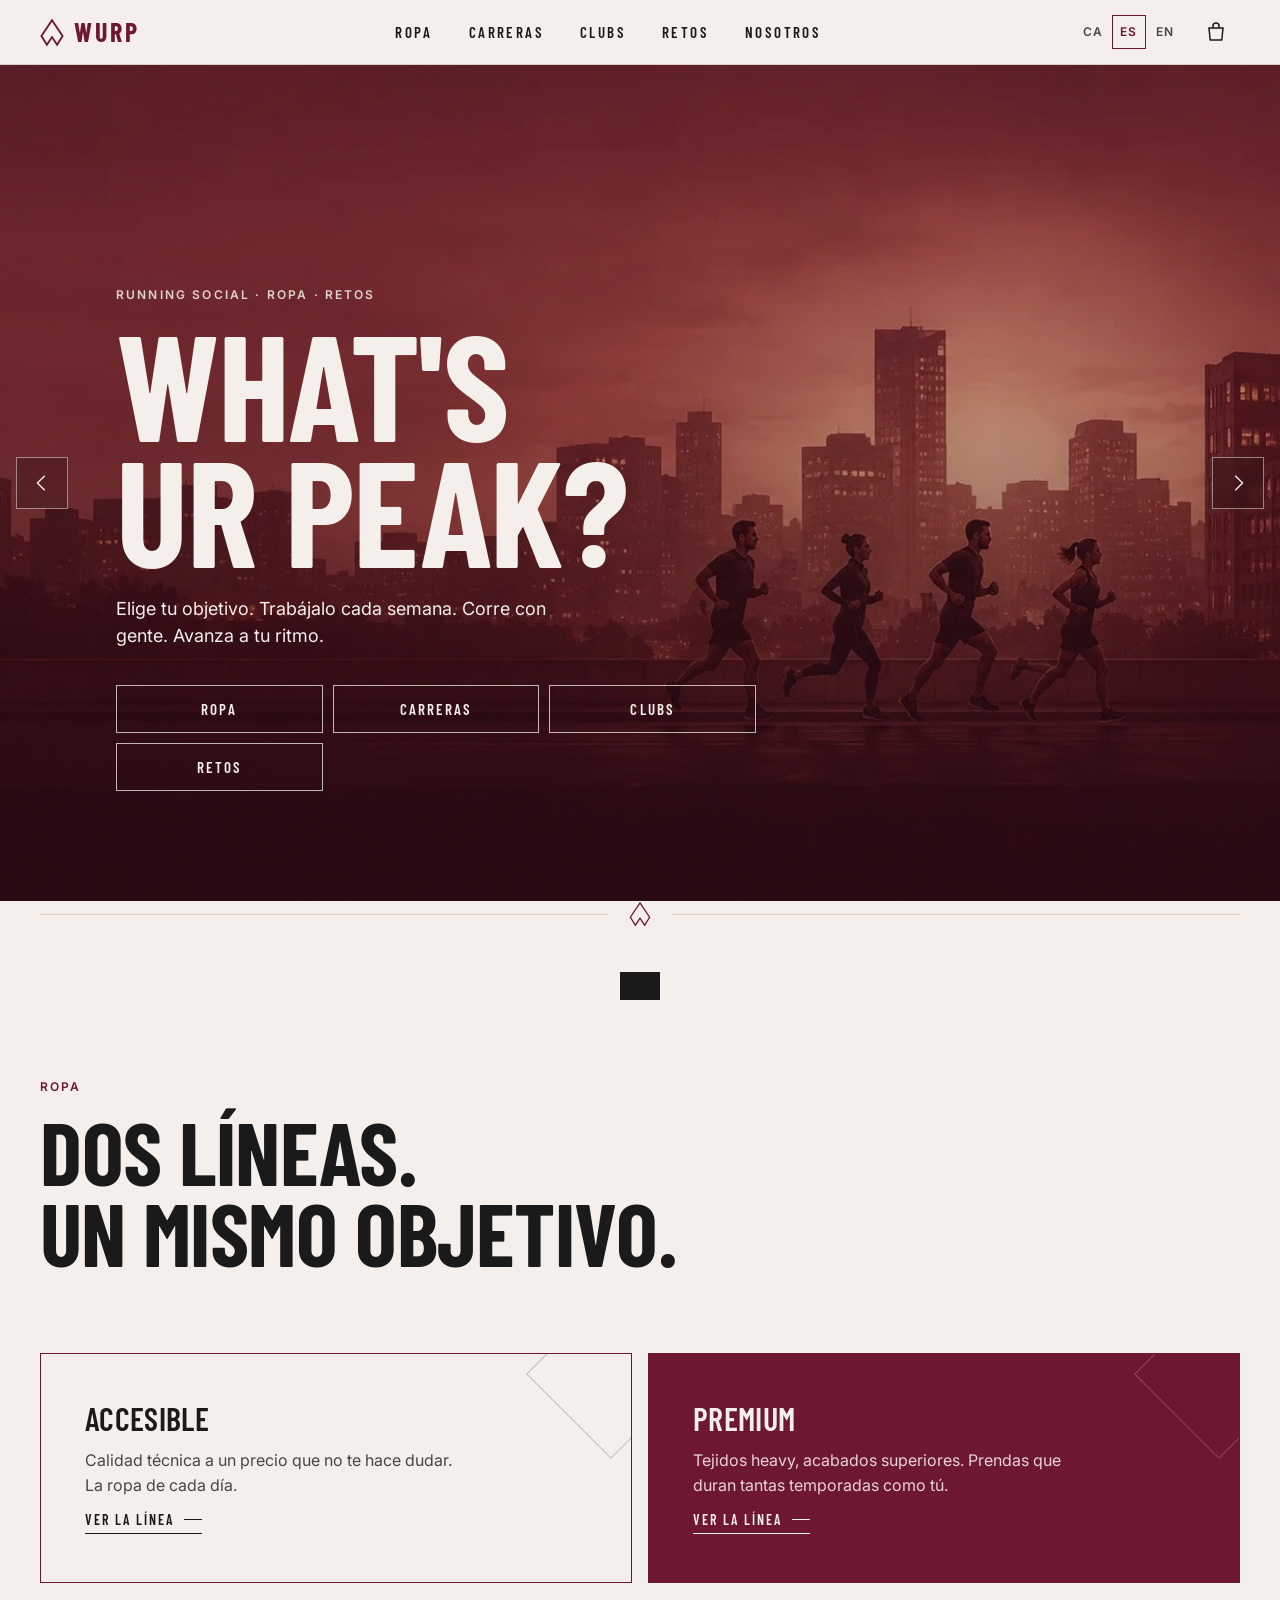
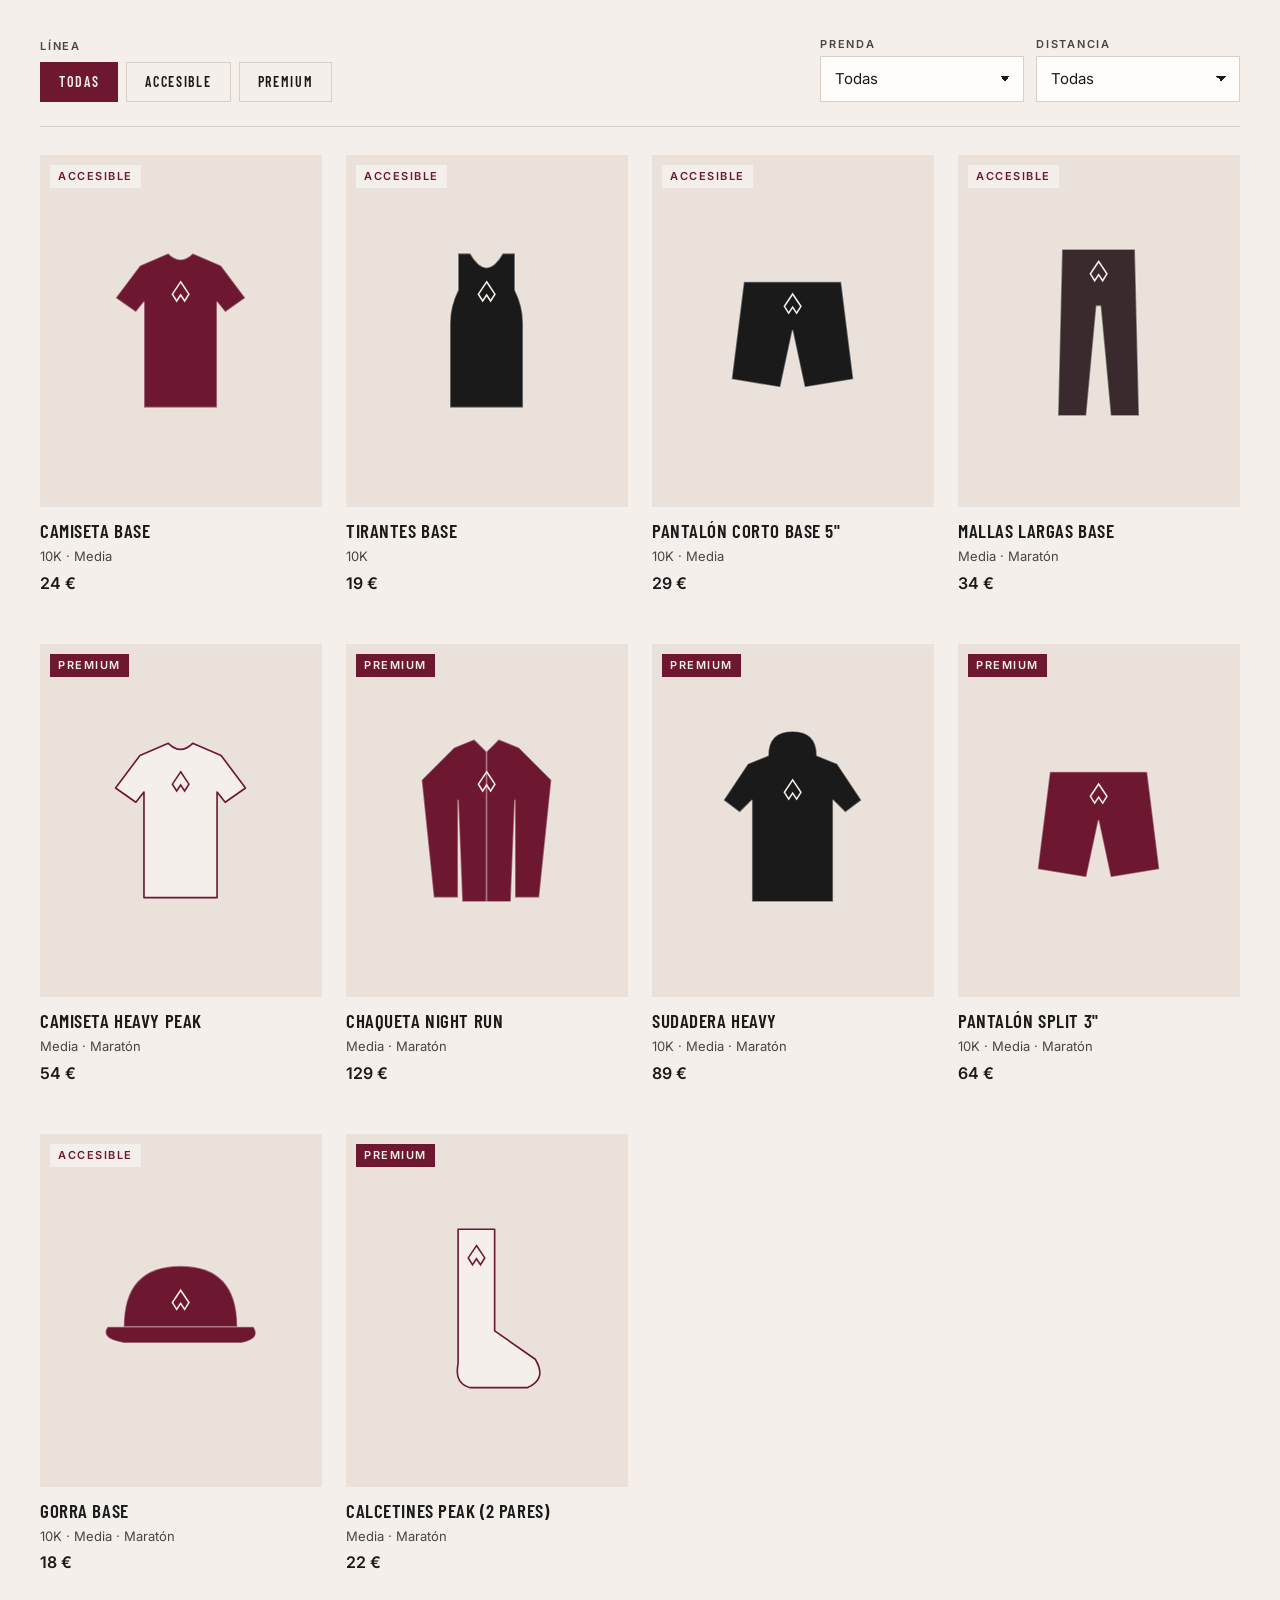
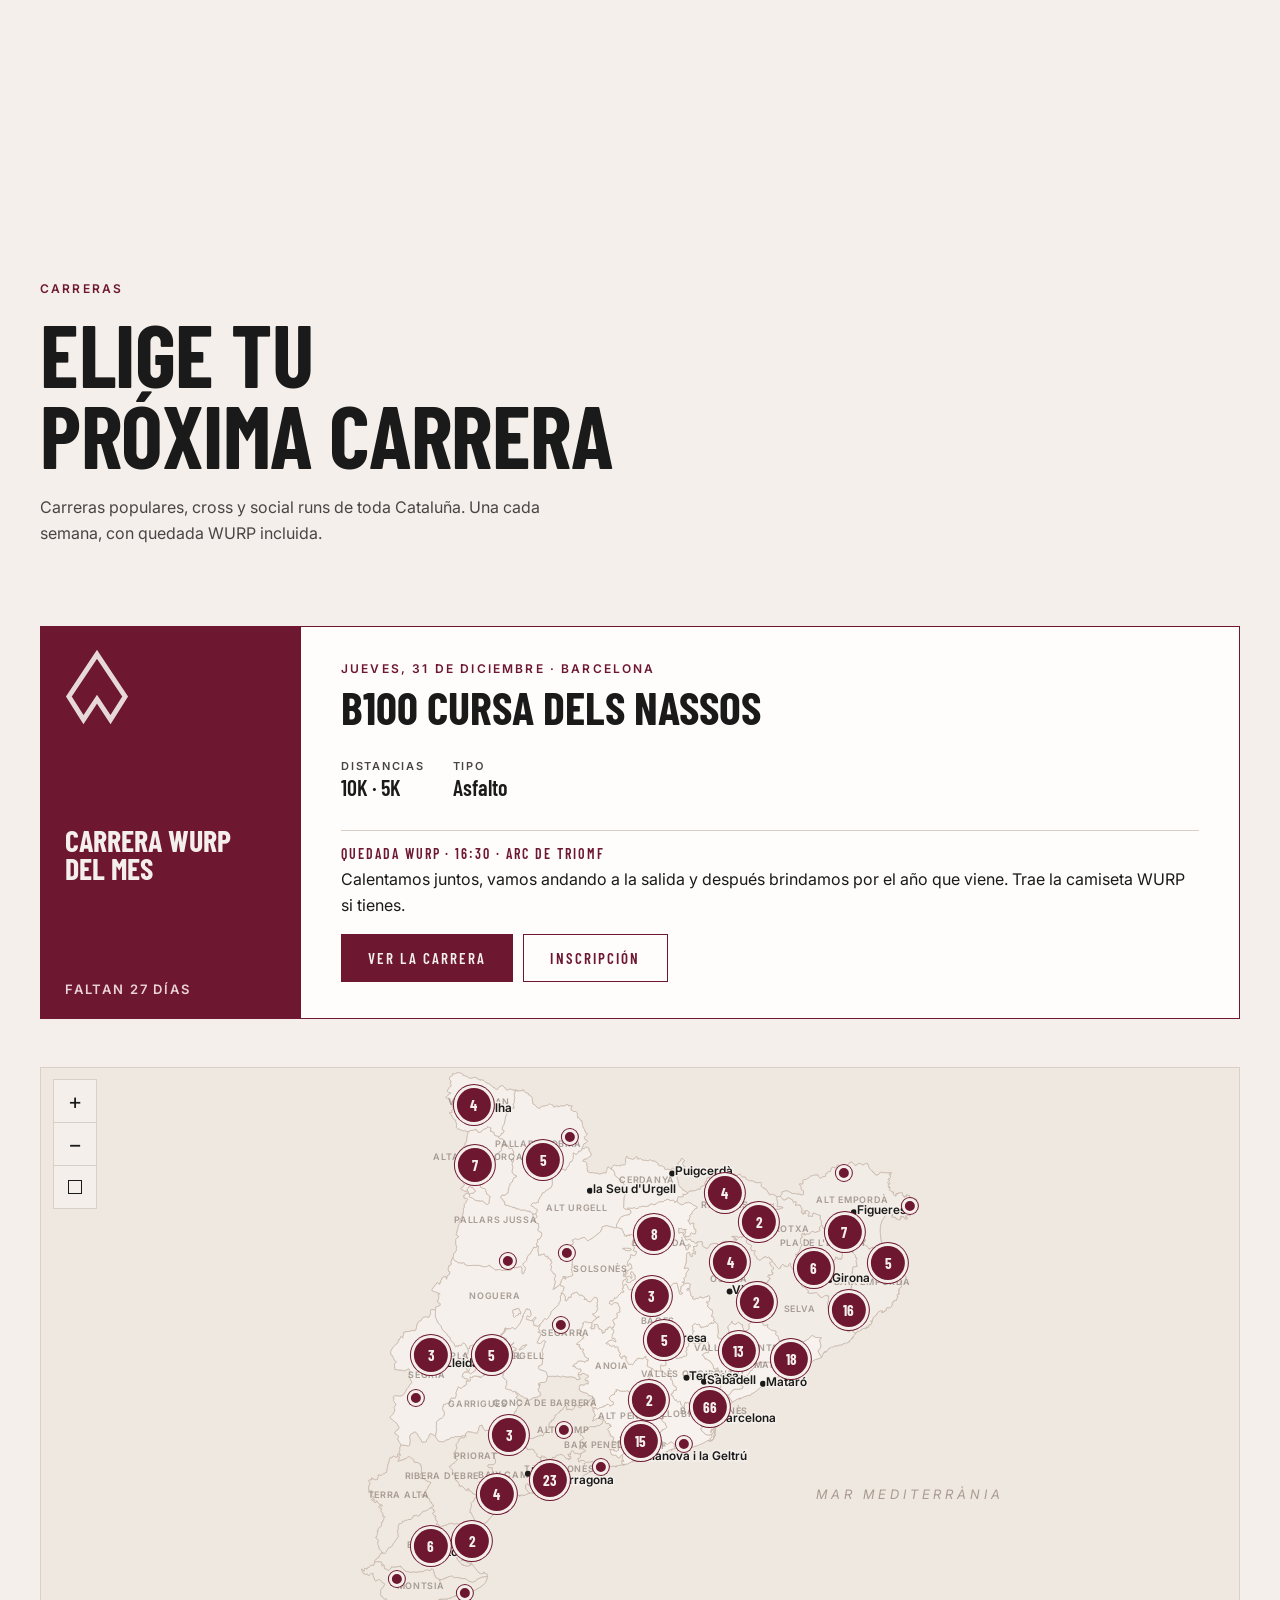
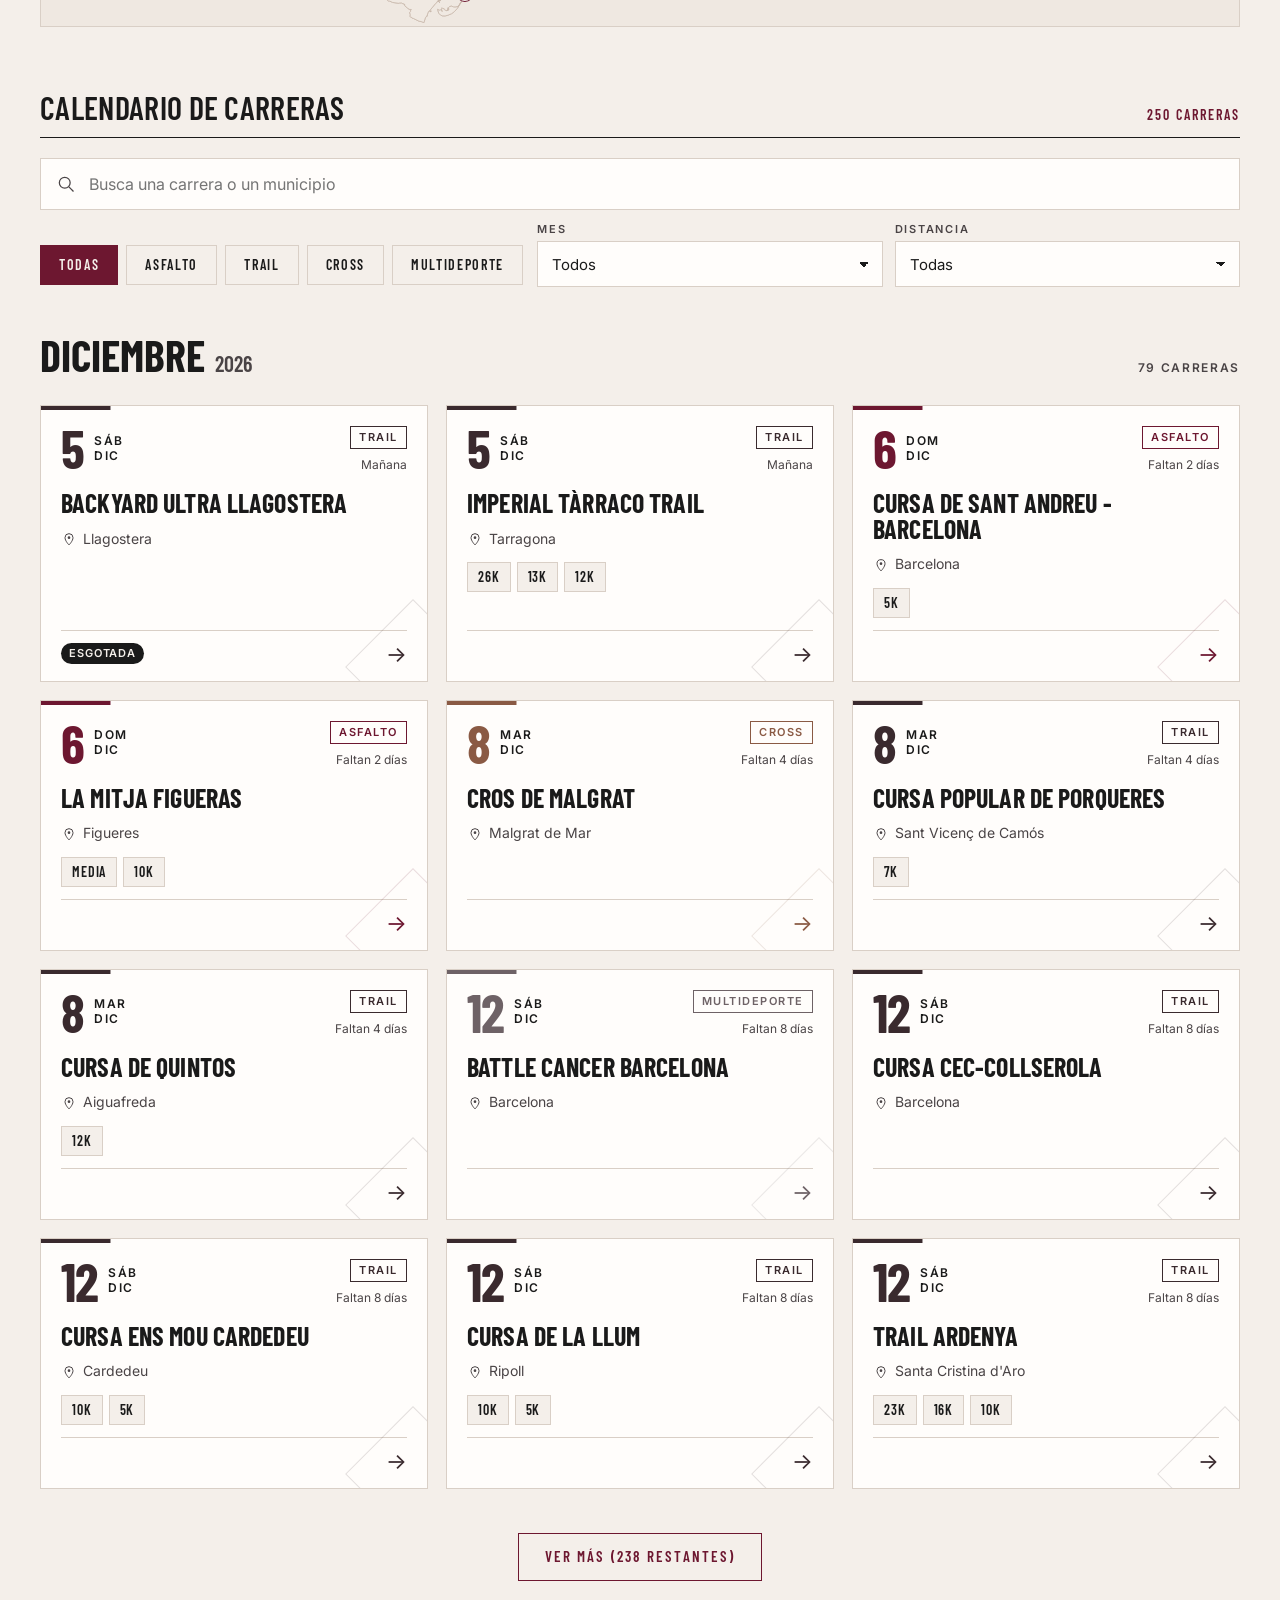
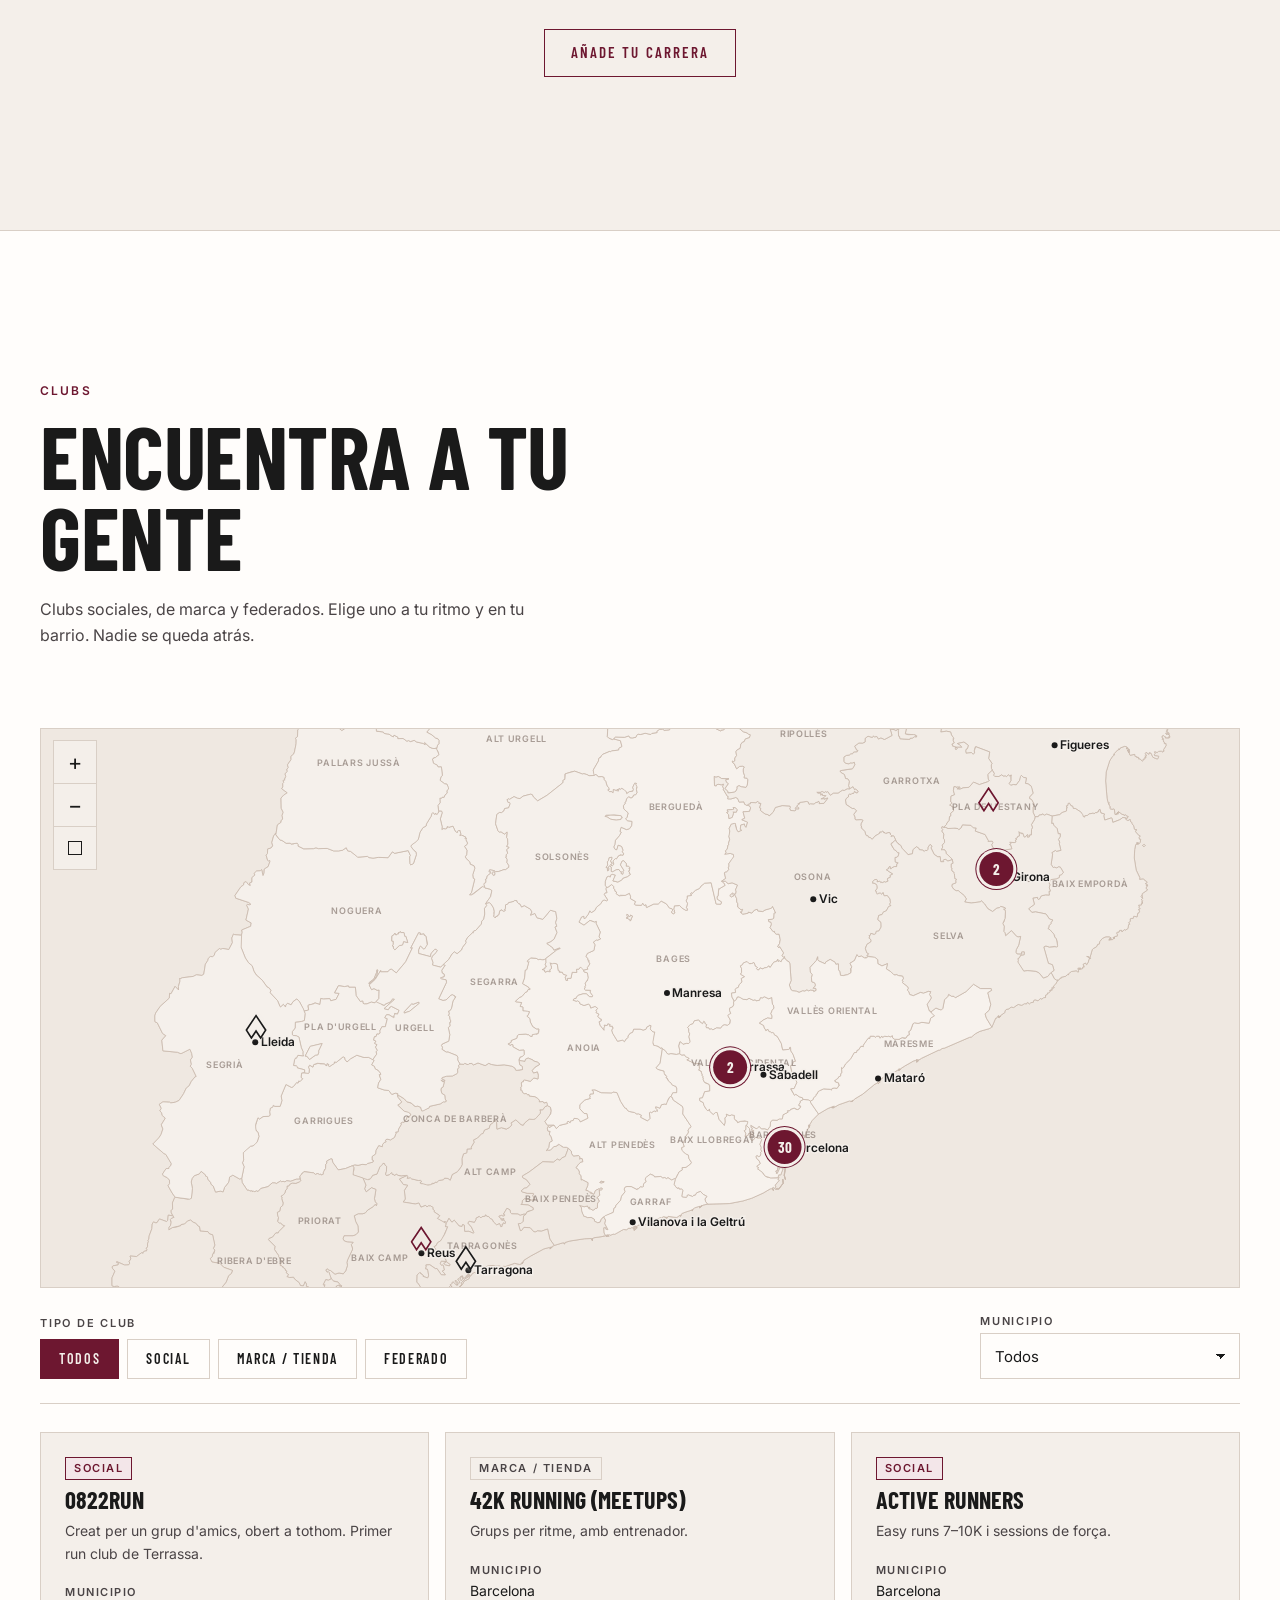
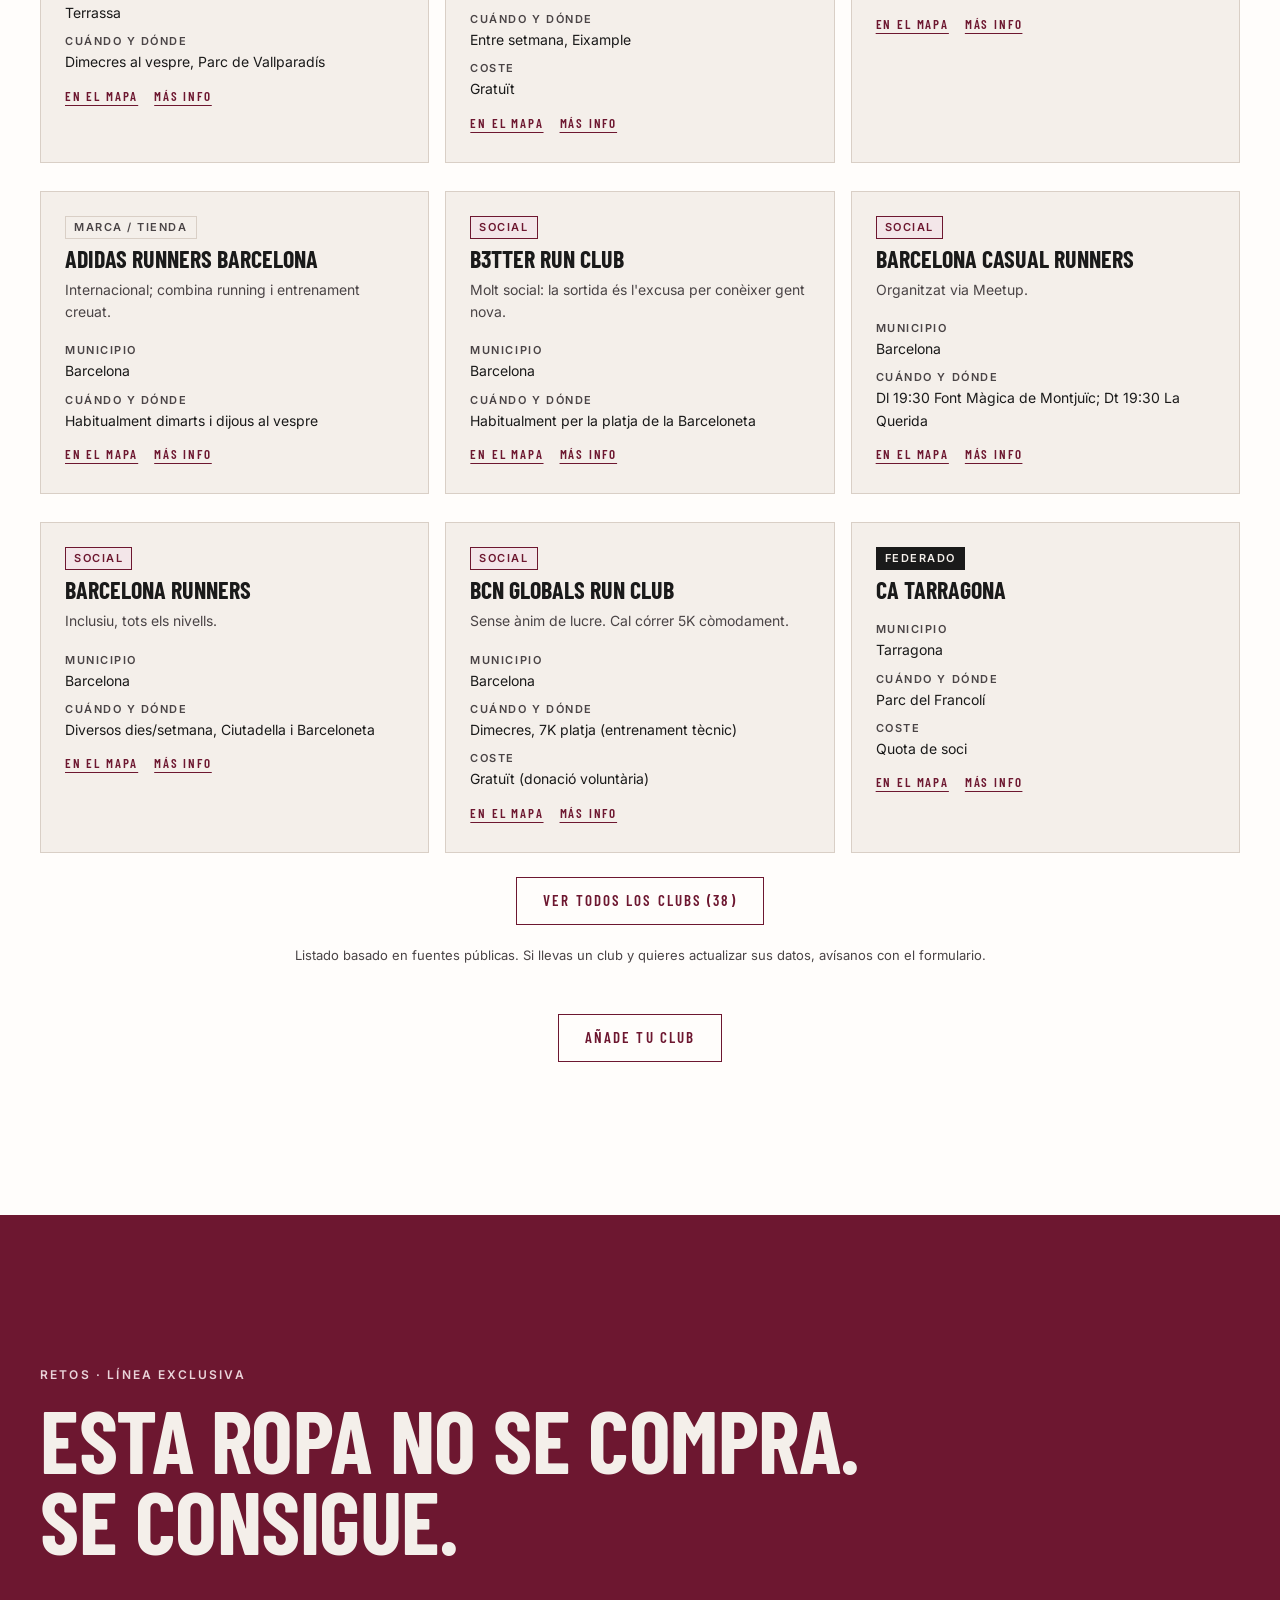
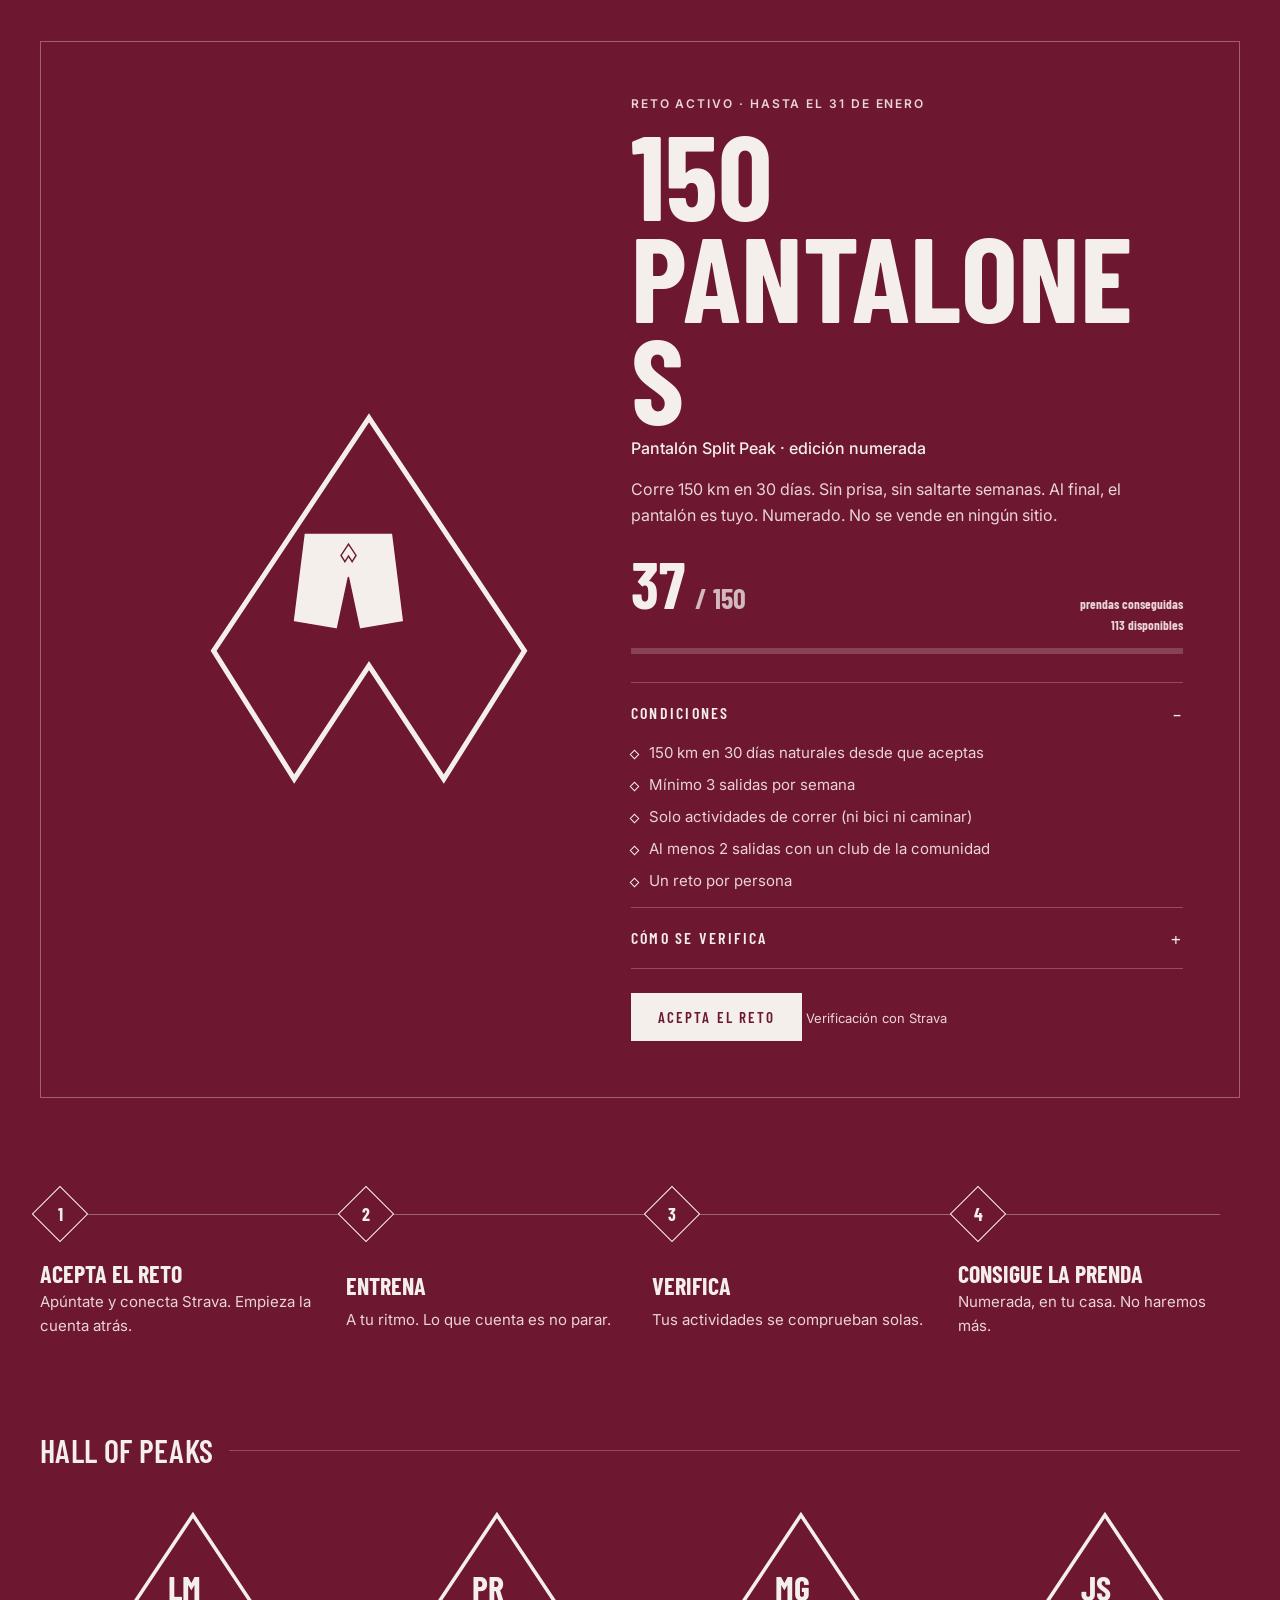
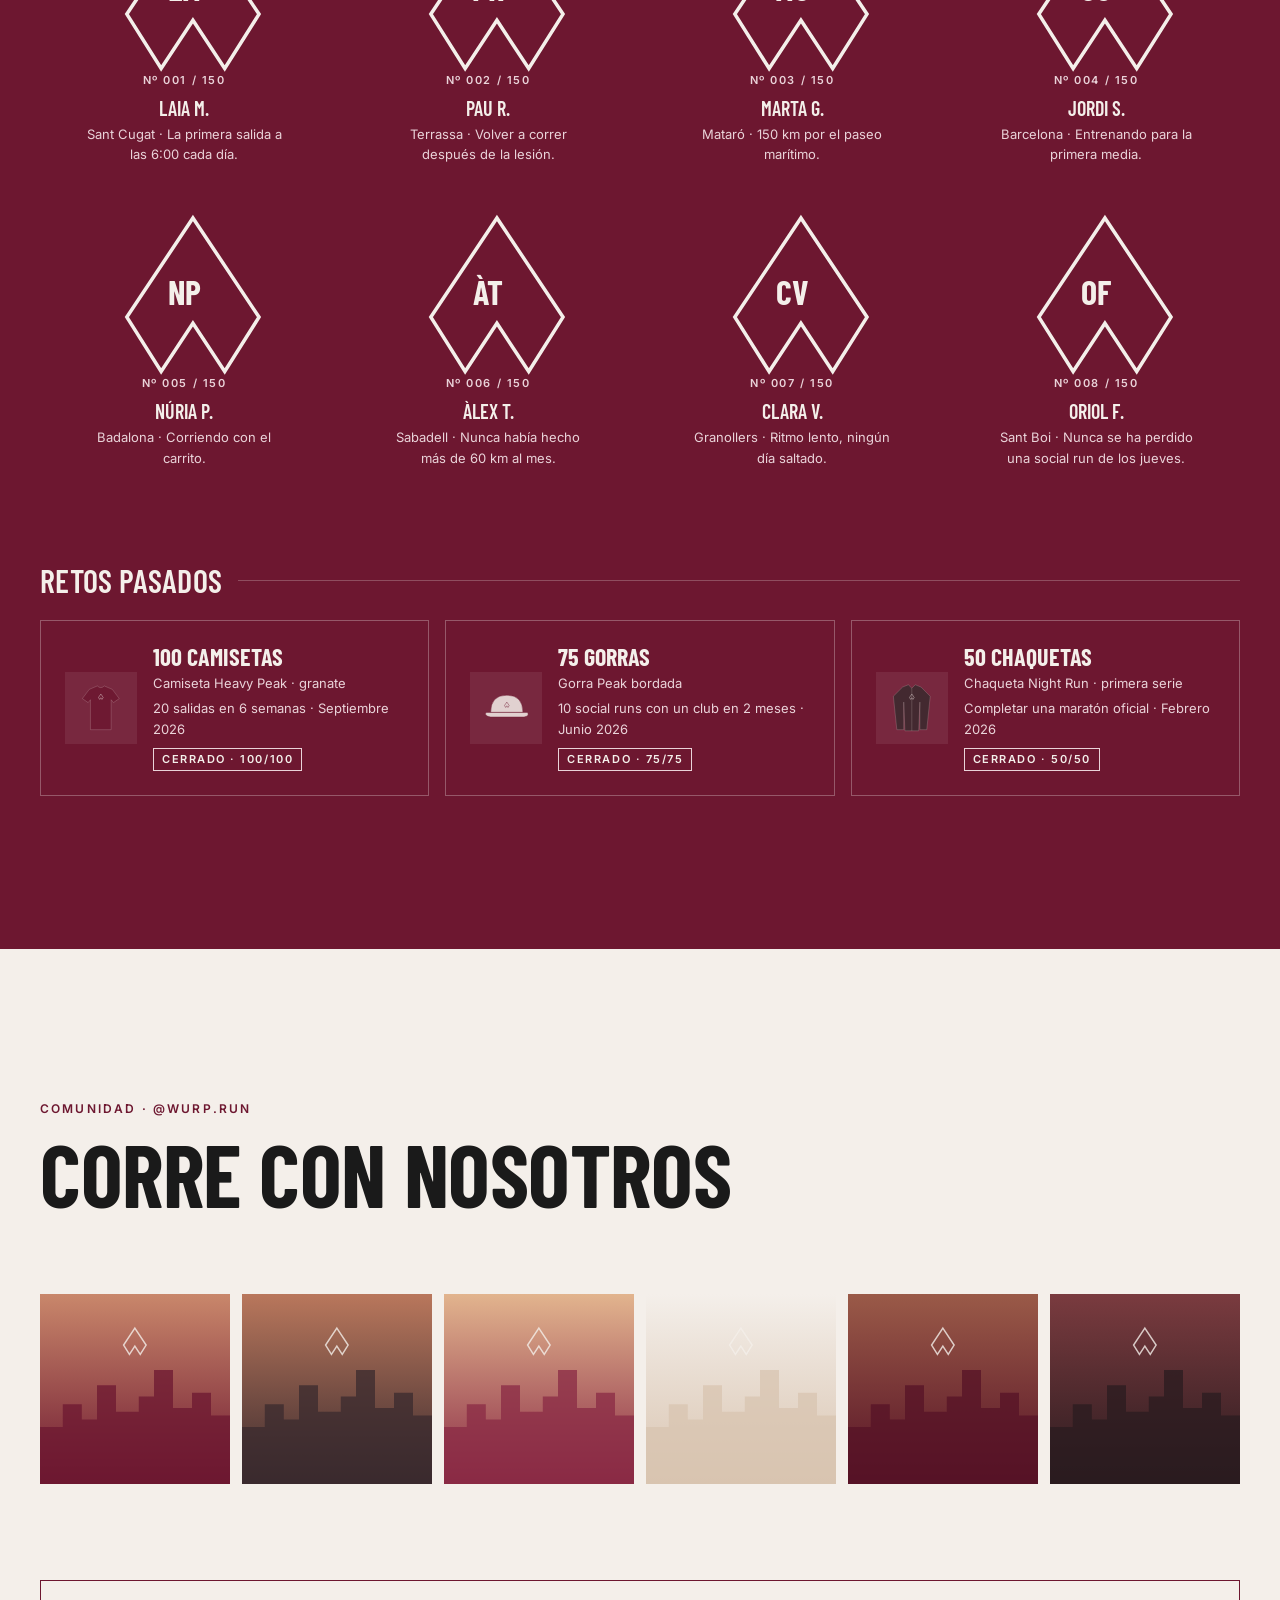
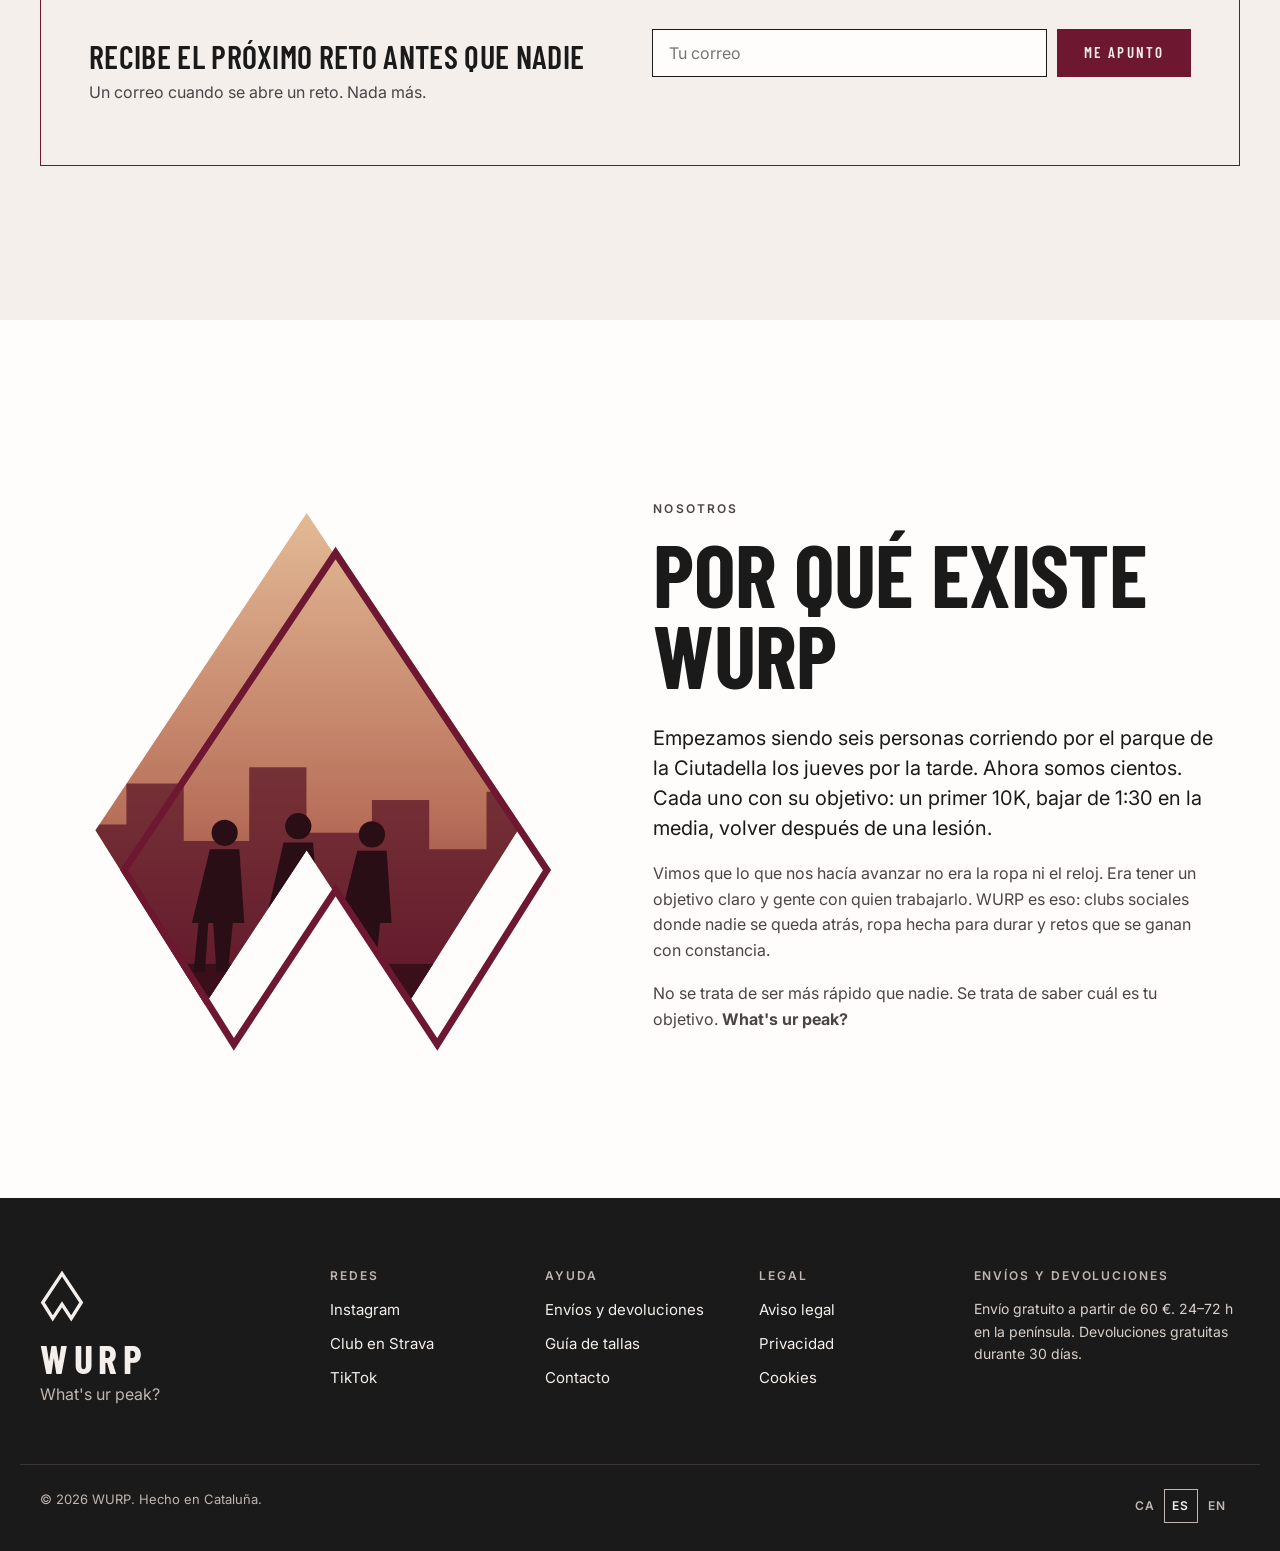
<file: es/index.html>
<!doctype html>
<html lang="es">
<head>
<meta charset="utf-8">
<meta name="viewport" content="width=device-width, initial-scale=1">
<!-- SEO:START (generat per scripts/build_i18n.py) -->
<title>WURP — What&#x27;s ur peak? Ropa de running y clubs sociales en Cataluña</title>
<meta name="description" content="Ropa de running, clubs sociales y el calendario de carreras de Cataluña. Retos para conseguir prendas exclusivas. Elige tu objetivo y trabájalo con constancia.">
<link rel="canonical" href="https://wurp.vercel.app/es/">
<link rel="alternate" hreflang="ca" href="https://wurp.vercel.app/">
<link rel="alternate" hreflang="es" href="https://wurp.vercel.app/es/">
<link rel="alternate" hreflang="en" href="https://wurp.vercel.app/en/">
<link rel="alternate" hreflang="x-default" href="https://wurp.vercel.app/">
<meta name="robots" content="index,follow,max-image-preview:large">
<meta property="og:type" content="website">
<meta property="og:site_name" content="WURP">
<meta property="og:title" content="WURP — What&#x27;s ur peak? Ropa de running y clubs sociales en Cataluña">
<meta property="og:description" content="Ropa de running, clubs sociales y el calendario de carreras de Cataluña. Retos para conseguir prendas exclusivas. Elige tu objetivo y trabájalo con constancia.">
<meta property="og:url" content="https://wurp.vercel.app/es/">
<meta property="og:image" content="https://wurp.vercel.app/assets/img/hero-1951.webp">
<meta property="og:image:width" content="1951">
<meta property="og:image:height" content="806">
<meta property="og:locale" content="es_ES">
<meta property="og:locale:alternate" content="ca_ES">
<meta property="og:locale:alternate" content="en_GB">
<meta name="twitter:card" content="summary_large_image">
<meta name="twitter:title" content="WURP — What&#x27;s ur peak? Ropa de running y clubs sociales en Cataluña">
<meta name="twitter:description" content="Ropa de running, clubs sociales y el calendario de carreras de Cataluña. Retos para conseguir prendas exclusivas. Elige tu objetivo y trabájalo con constancia.">
<meta name="twitter:image" content="https://wurp.vercel.app/assets/img/hero-1951.webp">
<script type="application/ld+json">{"@context":"https://schema.org","@graph":[{"@type":"Organization","@id":"https://wurp.vercel.app/#org","name":"WURP","alternateName":"What's ur peak?","url":"https://wurp.vercel.app/","logo":"https://wurp.vercel.app/assets/img/logo.svg","email":"hola@wurp.run","sameAs":["https://instagram.com/wurp.run"]},{"@type":"WebSite","@id":"https://wurp.vercel.app/#web","url":"https://wurp.vercel.app/es/","name":"WURP","inLanguage":"es","publisher":{"@id":"https://wurp.vercel.app/#org"}},{"@type":"ItemList","name":"Calendario de carreras en Cataluña","itemListElement":[{"@type":"ListItem","position":1,"item":{"@type":"SportsEvent","name":"Lliga Cronoescalada Nocturna Cims de Girona","sport":"Running","startDate":"2026-11-19","endDate":"2026-12-03","eventStatus":"https://schema.org/EventScheduled","eventAttendanceMode":"https://schema.org/OfflineEventAttendanceMode","location":{"@type":"Place","name":"Girona","address":{"@type":"PostalAddress","addressLocality":"Girona","addressRegion":"Catalunya","addressCountry":"ES"},"geo":{"@type":"GeoCoordinates","latitude":41.984,"longitude":2.8402}},"url":"https://trailrunninggirona.com/cims-de-girona/presentacio","description":"7 km · 5 km"}},{"@type":"ListItem","position":2,"item":{"@type":"SportsEvent","name":"Cros Semi Urbà de Llavaneres","sport":"Running","startDate":"2026-11-21","endDate":"2026-11-21","eventStatus":"https://schema.org/EventScheduled","eventAttendanceMode":"https://schema.org/OfflineEventAttendanceMode","location":{"@type":"Place","name":"Sant Andreu de Llavaneres","address":{"@type":"PostalAddress","addressLocality":"Sant Andreu de Llavaneres","addressRegion":"Catalunya","addressCountry":"ES"},"geo":{"@type":"GeoCoordinates","latitude":41.5774,"longitude":2.4832}},"url":"https://gesport.cat/circuit-maresmenc-cros/"}},{"@type":"ListItem","position":3,"item":{"@type":"SportsEvent","name":"Cros de Cardedeu","sport":"Running","startDate":"2026-11-21","endDate":"2026-11-21","eventStatus":"https://schema.org/EventScheduled","eventAttendanceMode":"https://schema.org/OfflineEventAttendanceMode","location":{"@type":"Place","name":"Cardedeu","address":{"@type":"PostalAddress","addressLocality":"Cardedeu","addressRegion":"Catalunya","addressCountry":"ES"},"geo":{"@type":"GeoCoordinates","latitude":41.6449,"longitude":2.3524}},"url":"https://corrigaires.cat/cros-de-cardedeu/"}},{"@type":"ListItem","position":4,"item":{"@type":"SportsEvent","name":"Cursa Fosca","sport":"Running","startDate":"2026-11-21","endDate":"2026-11-21","eventStatus":"https://schema.org/EventScheduled","eventAttendanceMode":"https://schema.org/OfflineEventAttendanceMode","location":{"@type":"Place","name":"Torrelles de Foix","address":{"@type":"PostalAddress","addressLocality":"Torrelles de Foix","addressRegion":"Catalunya","addressCountry":"ES"},"geo":{"@type":"GeoCoordinates","latitude":41.4097,"longitude":1.5875}},"url":"https://cursafosca.com/en/","description":"22 km · 14 km · 12 km"}},{"@type":"ListItem","position":5,"item":{"@type":"SportsEvent","name":"Milles Nocturnes Cerdanyola - 5K","sport":"Running","startDate":"2026-11-21","endDate":"2026-11-21","eventStatus":"https://schema.org/EventScheduled","eventAttendanceMode":"https://schema.org/OfflineEventAttendanceMode","location":{"@type":"Place","name":"Cerdanyola del Vallès","address":{"@type":"PostalAddress","addressLocality":"Cerdanyola del Vallès","addressRegion":"Catalunya","addressCountry":"ES"},"geo":{"@type":"GeoCoordinates","latitude":41.4773,"longitude":2.117}},"url":"https://www.atcerdanyola.com/curses/milles-cerdanyola/","description":"5 km"}},{"@type":"ListItem","position":6,"item":{"@type":"SportsEvent","name":"Roc de la Clusa Trail","sport":"Running","startDate":"2026-11-21","endDate":"2026-11-21","eventStatus":"https://schema.org/EventScheduled","eventAttendanceMode":"https://schema.org/OfflineEventAttendanceMode","location":{"@type":"Place","name":"Castell de l'Areny","address":{"@type":"PostalAddress","addressLocality":"Castell de l'Areny","addressRegion":"Catalunya","addressCountry":"ES"},"geo":{"@type":"GeoCoordinates","latitude":42.1751,"longitude":1.9513}},"url":"https://misports.cat/curses/roc-de-la-clusa/","description":"17 km"}},{"@type":"ListItem","position":7,"item":{"@type":"SportsEvent","name":"10K Montbrio del Camp","sport":"Running","startDate":"2026-11-22","endDate":"2026-11-22","eventStatus":"https://schema.org/EventScheduled","eventAttendanceMode":"https://schema.org/OfflineEventAttendanceMode","location":{"@type":"Place","name":"Montbrió del Camp","address":{"@type":"PostalAddress","addressLocality":"Montbrió del Camp","addressRegion":"Catalunya","addressCountry":"ES"},"geo":{"@type":"GeoCoordinates","latitude":41.1175,"longitude":1.0032}},"url":"https://web.rockthesport.com/es/event/10k-montbrio-del-camp-2026","description":"10 km · 5 km"}},{"@type":"ListItem","position":8,"item":{"@type":"SportsEvent","name":"27è Cros Ciutat de Girona","sport":"Running","startDate":"2026-11-22","endDate":"2026-11-22","eventStatus":"https://schema.org/EventScheduled","eventAttendanceMode":"https://schema.org/OfflineEventAttendanceMode","location":{"@type":"Place","name":"Girona","address":{"@type":"PostalAddress","addressLocality":"Girona","addressRegion":"Catalunya","addressCountry":"ES"},"geo":{"@type":"GeoCoordinates","latitude":41.984,"longitude":2.8402}},"url":"FCA"}},{"@type":"ListItem","position":9,"item":{"@type":"SportsEvent","name":"Carrera de la Mujer - Barcelona","sport":"Running","startDate":"2026-11-22","endDate":"2026-11-22","eventStatus":"https://schema.org/EventScheduled","eventAttendanceMode":"https://schema.org/OfflineEventAttendanceMode","location":{"@type":"Place","name":"Barcelona","address":{"@type":"PostalAddress","addressLocality":"Barcelona","addressRegion":"Catalunya","addressCountry":"ES"},"geo":{"@type":"GeoCoordinates","latitude":41.3954,"longitude":2.1485}},"url":"https://www.carreradelamujer.com/muj-barcelona","description":"8 km"}},{"@type":"ListItem","position":10,"item":{"@type":"SportsEvent","name":"Cros Antoni Amorós","sport":"Running","startDate":"2026-11-22","endDate":"2026-11-22","eventStatus":"https://schema.org/EventScheduled","eventAttendanceMode":"https://schema.org/OfflineEventAttendanceMode","location":{"@type":"Place","name":"Santa Coloma de Gramenet","address":{"@type":"PostalAddress","addressLocality":"Santa Coloma de Gramenet","addressRegion":"Catalunya","addressCountry":"ES"},"geo":{"@type":"GeoCoordinates","latitude":41.4515,"longitude":2.2087}},"url":"https://sportmaniacs.com/en/races/viii-cros-antoni-amoros","description":"7 km · 5 km"}},{"@type":"ListItem","position":11,"item":{"@type":"SportsEvent","name":"Cursa Entrepobles La Garrotxa","sport":"Running","startDate":"2026-11-22","endDate":"2026-11-22","eventStatus":"https://schema.org/EventScheduled","eventAttendanceMode":"https://schema.org/OfflineEventAttendanceMode","location":{"@type":"Place","name":"Olot","address":{"@type":"PostalAddress","addressLocality":"Olot","addressRegion":"Catalunya","addressCountry":"ES"},"geo":{"@type":"GeoCoordinates","latitude":42.1777,"longitude":2.4978}},"url":"https://entrepobles.run/cursa-garrotxa/","description":"10 km"}},{"@type":"ListItem","position":12,"item":{"@type":"SportsEvent","name":"Cursa On Déu Va Perdre l'Espardenya","sport":"Running","startDate":"2026-11-22","endDate":"2026-11-22","eventStatus":"https://schema.org/EventScheduled","eventAttendanceMode":"https://schema.org/OfflineEventAttendanceMode","location":{"@type":"Place","name":"Bovera","address":{"@type":"PostalAddress","addressLocality":"Bovera","addressRegion":"Catalunya","addressCountry":"ES"},"geo":{"@type":"GeoCoordinates","latitude":41.3168,"longitude":0.6426}},"url":"https://xtsportevents.com/reglament-ca-marxa-jocart-bovera/","description":"14 km · 10 km · 6 km"}},{"@type":"ListItem","position":13,"item":{"@type":"SportsEvent","name":"Cursa Solidaria per a la Infancia","sport":"Running","startDate":"2026-11-22","endDate":"2026-11-22","eventStatus":"https://schema.org/EventScheduled","eventAttendanceMode":"https://schema.org/OfflineEventAttendanceMode","location":{"@type":"Place","name":"Terrassa","address":{"@type":"PostalAddress","addressLocality":"Terrassa","addressRegion":"Catalunya","addressCountry":"ES"},"geo":{"@type":"GeoCoordinates","latitude":41.5827,"longitude":2.0059}},"url":"https://sportmaniacs.com/en/races/xi-cursa-solidria-per-a-la-infncia","description":"10 km · 5 km"}},{"@type":"ListItem","position":14,"item":{"@type":"SportsEvent","name":"Cursa de Muntanya de Llagostera","sport":"Running","startDate":"2026-11-22","endDate":"2026-11-22","eventStatus":"https://schema.org/EventScheduled","eventAttendanceMode":"https://schema.org/OfflineEventAttendanceMode","location":{"@type":"Place","name":"Llagostera","address":{"@type":"PostalAddress","addressLocality":"Llagostera","addressRegion":"Catalunya","addressCountry":"ES"},"geo":{"@type":"GeoCoordinates","latitude":41.8113,"longitude":2.9098}},"url":"https://www.9hsports.cat/ca/informacio_cursa/1296","description":"20 km · 14 km · 9 km"}},{"@type":"ListItem","position":15,"item":{"@type":"SportsEvent","name":"Cursa de Parets del Vallès","sport":"Running","startDate":"2026-11-22","endDate":"2026-11-22","eventStatus":"https://schema.org/EventScheduled","eventAttendanceMode":"https://schema.org/OfflineEventAttendanceMode","location":{"@type":"Place","name":"Lliçà de Vall","address":{"@type":"PostalAddress","addressLocality":"Lliçà de Vall","addressRegion":"Catalunya","addressCountry":"ES"},"geo":{"@type":"GeoCoordinates","latitude":41.5878,"longitude":2.2325}},"url":"https://www.caparets.com/la-cursa","description":"10 km · 5 km"}},{"@type":"ListItem","position":16,"item":{"@type":"SportsEvent","name":"Cursa de la Dona de Montblanc","sport":"Running","startDate":"2026-11-22","endDate":"2026-11-22","eventStatus":"https://schema.org/EventScheduled","eventAttendanceMode":"https://schema.org/OfflineEventAttendanceMode","location":{"@type":"Place","name":"Montblanc","address":{"@type":"PostalAddress","addressLocality":"Montblanc","addressRegion":"Catalunya","addressCountry":"ES"},"geo":{"@type":"GeoCoordinates","latitude":41.3662,"longitude":1.1521}},"url":"https://atleticmontblanc.cat/cursa-de-la-dona-2026/","description":"5 km"}},{"@type":"ListItem","position":17,"item":{"@type":"SportsEvent","name":"Cursa i Caminada Solidaria contra la Violència de Gènere","sport":"Running","startDate":"2026-11-22","endDate":"2026-11-22","eventStatus":"https://schema.org/EventScheduled","eventAttendanceMode":"https://schema.org/OfflineEventAttendanceMode","location":{"@type":"Place","name":"Castellbisbal","address":{"@type":"PostalAddress","addressLocality":"Castellbisbal","addressRegion":"Catalunya","addressCountry":"ES"},"geo":{"@type":"GeoCoordinates","latitude":41.4794,"longitude":1.9624}},"url":"https://www.cursacontralaviolenciadegenere.cat/"}},{"@type":"ListItem","position":18,"item":{"@type":"SportsEvent","name":"Cursa solidària CNG4Camins","sport":"Running","startDate":"2026-11-22","endDate":"2026-11-22","eventStatus":"https://schema.org/EventScheduled","eventAttendanceMode":"https://schema.org/OfflineEventAttendanceMode","location":{"@type":"Place","name":"Granollers","address":{"@type":"PostalAddress","addressLocality":"Granollers","addressRegion":"Catalunya","addressCountry":"ES"},"geo":{"@type":"GeoCoordinates","latitude":41.5929,"longitude":2.2801}},"url":"https://www.9hsports.cat/ca/informacio_cursa/1276","description":"15 km · 10 km · 6 km"}},{"@type":"ListItem","position":19,"item":{"@type":"SportsEvent","name":"Duatló de Muntanya de la Roca del Vallès","sport":"Running","startDate":"2026-11-22","endDate":"2026-11-22","eventStatus":"https://schema.org/EventScheduled","eventAttendanceMode":"https://schema.org/OfflineEventAttendanceMode","location":{"@type":"Place","name":"La Roca del Vallès","address":{"@type":"PostalAddress","addressLocality":"La Roca del Vallès","addressRegion":"Catalunya","addressCountry":"ES"},"geo":{"@type":"GeoCoordinates","latitude":41.5986,"longitude":2.3373}},"url":"https://www.triatlo.org/competicions/informacio/?idcompeticio=270560","description":"3 km"}},{"@type":"ListItem","position":20,"item":{"@type":"SportsEvent","name":"Gualba Trail","sport":"Running","startDate":"2026-11-22","endDate":"2026-11-22","eventStatus":"https://schema.org/EventScheduled","eventAttendanceMode":"https://schema.org/OfflineEventAttendanceMode","location":{"@type":"Place","name":"Gualba","address":{"@type":"PostalAddress","addressLocality":"Gualba","addressRegion":"Catalunya","addressCountry":"ES"},"geo":{"@type":"GeoCoordinates","latitude":41.7383,"longitude":2.5054}},"url":"https://web.rockthesport.com/es/event/xii-gualba-trail","description":"21.1 km · 12 km · 10 km"}},{"@type":"ListItem","position":21,"item":{"@type":"SportsEvent","name":"La Mitja Del Maresme","sport":"Running","startDate":"2026-11-22","endDate":"2026-11-22","eventStatus":"https://schema.org/EventScheduled","eventAttendanceMode":"https://schema.org/OfflineEventAttendanceMode","location":{"@type":"Place","name":"Premià de Mar","address":{"@type":"PostalAddress","addressLocality":"Premià de Mar","addressRegion":"Catalunya","addressCountry":"ES"},"geo":{"@type":"GeoCoordinates","latitude":41.4905,"longitude":2.36}},"url":"https://lacursadani.com/service/cursa-dani-maresme/","description":"21.1 km · 10 km · 5 km"}},{"@type":"ListItem","position":22,"item":{"@type":"SportsEvent","name":"Lo Pastisset","sport":"Running","startDate":"2026-11-22","endDate":"2026-11-22","eventStatus":"https://schema.org/EventScheduled","eventAttendanceMode":"https://schema.org/OfflineEventAttendanceMode","location":{"@type":"Place","name":"Benifallet","address":{"@type":"PostalAddress","addressLocality":"Benifallet","addressRegion":"Catalunya","addressCountry":"ES"},"geo":{"@type":"GeoCoordinates","latitude":40.9695,"longitude":0.519}},"url":"https://lopastisset.cat/","description":"28 km"}},{"@type":"ListItem","position":23,"item":{"@type":"SportsEvent","name":"Marxa Popular de Banyoles – 6.600","sport":"Running","startDate":"2026-11-22","endDate":"2026-11-22","eventStatus":"https://schema.org/EventScheduled","eventAttendanceMode":"https://schema.org/OfflineEventAttendanceMode","location":{"@type":"Place","name":"Banyoles","address":{"@type":"PostalAddress","addressLocality":"Banyoles","addressRegion":"Catalunya","addressCountry":"ES"},"geo":{"@type":"GeoCoordinates","latitude":42.124,"longitude":2.7758}},"url":"https://cursesplaestany.cat/marxa-popular-ciutat-banyoles/","description":"7 km"}},{"@type":"ListItem","position":24,"item":{"@type":"SportsEvent","name":"Mitja Marató Espirall","sport":"Running","startDate":"2026-11-22","endDate":"2026-11-22","eventStatus":"https://schema.org/EventScheduled","eventAttendanceMode":"https://schema.org/OfflineEventAttendanceMode","location":{"@type":"Place","name":"Vilafranca del Penedès","address":{"@type":"PostalAddress","addressLocality":"Vilafranca del Penedès","addressRegion":"Catalunya","addressCountry":"ES"},"geo":{"@type":"GeoCoordinates","latitude":41.3478,"longitude":1.7015}},"url":"https://mitja.vilafranca.cat/","description":"21.1 km · 5 km"}},{"@type":"ListItem","position":25,"item":{"@type":"SportsEvent","name":"Passafred","sport":"Running","startDate":"2026-11-22","endDate":"2026-11-22","eventStatus":"https://schema.org/EventScheduled","eventAttendanceMode":"https://schema.org/OfflineEventAttendanceMode","location":{"@type":"Place","name":"Blanes","address":{"@type":"PostalAddress","addressLocality":"Blanes","addressRegion":"Catalunya","addressCountry":"ES"},"geo":{"@type":"GeoCoordinates","latitude":41.6904,"longitude":2.7872}},"url":"http://www.cexblanes.net/index.php/ix-passafred/ix-passafred","description":"21.1 km · 13 km"}},{"@type":"ListItem","position":26,"item":{"@type":"SportsEvent","name":"Pujada i Baixada a Guanta","sport":"Running","startDate":"2026-11-22","endDate":"2026-11-22","eventStatus":"https://schema.org/EventScheduled","eventAttendanceMode":"https://schema.org/OfflineEventAttendanceMode","location":{"@type":"Place","name":"Sentmenat","address":{"@type":"PostalAddress","addressLocality":"Sentmenat","addressRegion":"Catalunya","addressCountry":"ES"},"geo":{"@type":"GeoCoordinates","latitude":41.6175,"longitude":2.1277}},"url":"https://www.lasansi.com/ca/pujada-guanta","description":"12 km · 6 km"}},{"@type":"ListItem","position":27,"item":{"@type":"SportsEvent","name":"Sant Miquel 360","sport":"Running","startDate":"2026-11-22","endDate":"2026-11-22","eventStatus":"https://schema.org/EventScheduled","eventAttendanceMode":"https://schema.org/OfflineEventAttendanceMode","location":{"@type":"Place","name":"Bigues i Riells","address":{"@type":"PostalAddress","addressLocality":"Bigues i Riells","addressRegion":"Catalunya","addressCountry":"ES"},"geo":{"@type":"GeoCoordinates","latitude":41.6826,"longitude":2.2053}},"url":"https://www.oncodinestrail.cat/producte/sant-miquel-360/","description":"21.1 km · 15 km"}},{"@type":"ListItem","position":28,"item":{"@type":"SportsEvent","name":"Tarraco Health Race","sport":"Running","startDate":"2026-11-22","endDate":"2026-11-22","eventStatus":"https://schema.org/EventScheduled","eventAttendanceMode":"https://schema.org/OfflineEventAttendanceMode","location":{"@type":"Place","name":"Tarragona","address":{"@type":"PostalAddress","addressLocality":"Tarragona","addressRegion":"Catalunya","addressCountry":"ES"},"geo":{"@type":"GeoCoordinates","latitude":41.1264,"longitude":1.2812}},"url":"https://tarracohealthrace.com/","description":"10 km · 5 km"}},{"@type":"ListItem","position":29,"item":{"@type":"SportsEvent","name":"Vilarnau Correcava","sport":"Running","startDate":"2026-11-22","endDate":"2026-11-22","eventStatus":"https://schema.org/EventScheduled","eventAttendanceMode":"https://schema.org/OfflineEventAttendanceMode","location":{"@type":"Place","name":"Espiells","address":{"@type":"PostalAddress","addressLocality":"Espiells","addressRegion":"Catalunya","addressCountry":"ES"},"geo":{"@type":"GeoCoordinates","latitude":41.443,"longitude":1.779}},"url":"https://web.rockthesport.com/es/event/vilarnau-correcava-2026","description":"12 km · 8 km"}},{"@type":"ListItem","position":30,"item":{"@type":"SportsEvent","name":"Vilaverd Skyrace","sport":"Running","startDate":"2026-11-22","endDate":"2026-11-22","eventStatus":"https://schema.org/EventScheduled","eventAttendanceMode":"https://schema.org/OfflineEventAttendanceMode","location":{"@type":"Place","name":"Vilaverd","address":{"@type":"PostalAddress","addressLocality":"Vilaverd","addressRegion":"Catalunya","addressCountry":"ES"},"geo":{"@type":"GeoCoordinates","latitude":41.3342,"longitude":1.1643}},"url":"https://vilaverdskyrace.naturaldfn.com/","description":"23 km"}},{"@type":"ListItem","position":31,"item":{"@type":"SportsEvent","name":"Women Race El Corte Inglés","sport":"Running","startDate":"2026-11-22","endDate":"2026-11-22","eventStatus":"https://schema.org/EventScheduled","eventAttendanceMode":"https://schema.org/OfflineEventAttendanceMode","location":{"@type":"Place","name":"Tarragona","address":{"@type":"PostalAddress","addressLocality":"Tarragona","addressRegion":"Catalunya","addressCountry":"ES"},"geo":{"@type":"GeoCoordinates","latitude":41.1264,"longitude":1.2812}},"url":"https://womenrace.cat","description":"5 km"}},{"@type":"ListItem","position":32,"item":{"@type":"SportsEvent","name":"Cros de Pineda","sport":"Running","startDate":"2026-11-28","endDate":"2026-11-28","eventStatus":"https://schema.org/EventScheduled","eventAttendanceMode":"https://schema.org/OfflineEventAttendanceMode","location":{"@type":"Place","name":"Pineda de Mar","address":{"@type":"PostalAddress","addressLocality":"Pineda de Mar","addressRegion":"Catalunya","addressCountry":"ES"},"geo":{"@type":"GeoCoordinates","latitude":41.6324,"longitude":2.6648}},"url":"https://gesport.cat/circuit-maresmenc-cros/"}},{"@type":"ListItem","position":33,"item":{"@type":"SportsEvent","name":"Cursa del Tractor","sport":"Running","startDate":"2026-11-28","endDate":"2026-11-28","eventStatus":"https://schema.org/EventScheduled","eventAttendanceMode":"https://schema.org/OfflineEventAttendanceMode","location":{"@type":"Place","name":"Casserres","address":{"@type":"PostalAddress","addressLocality":"Casserres","addressRegion":"Catalunya","addressCountry":"ES"},"geo":{"@type":"GeoCoordinates","latitude":42.0121,"longitude":1.8428}},"url":"https://sportmaniacs.com/en/races/la-cursa-del-tractor-2026","description":"12 km"}},{"@type":"ListItem","position":34,"item":{"@type":"SportsEvent","name":"Trail Popular d’Hivern de Sant Climent","sport":"Running","startDate":"2026-11-28","endDate":"2026-11-28","eventStatus":"https://schema.org/EventScheduled","eventAttendanceMode":"https://schema.org/OfflineEventAttendanceMode","location":{"@type":"Place","name":"Sant Climent de Llobregat","address":{"@type":"PostalAddress","addressLocality":"Sant Climent de Llobregat","addressRegion":"Catalunya","addressCountry":"ES"},"geo":{"@type":"GeoCoordinates","latitude":41.3351,"longitude":1.9832}},"url":"https://web.rockthesport.com/es/event/trail-popular-dhivern-de-sant-climent-2026","description":"11 km · 8 km"}},{"@type":"ListItem","position":35,"item":{"@type":"SportsEvent","name":"Ultra Penedès","sport":"Running","startDate":"2026-11-28","endDate":"2026-11-28","eventStatus":"https://schema.org/EventScheduled","eventAttendanceMode":"https://schema.org/OfflineEventAttendanceMode","location":{"@type":"Place","name":"Sant Jaume dels Domenys","address":{"@type":"PostalAddress","addressLocality":"Sant Jaume dels Domenys","addressRegion":"Catalunya","addressCountry":"ES"},"geo":{"@type":"GeoCoordinates","latitude":41.3106,"longitude":1.5575}},"url":"https://ultrapenedes.com","description":"55 km · 32 km · 20 km · 13 km"}},{"@type":"ListItem","position":36,"item":{"@type":"SportsEvent","name":"35è Cros de Vidreres (Campionat Gironí)","sport":"Running","startDate":"2026-11-29","endDate":"2026-11-29","eventStatus":"https://schema.org/EventScheduled","eventAttendanceMode":"https://schema.org/OfflineEventAttendanceMode","location":{"@type":"Place","name":"Vidreres","address":{"@type":"PostalAddress","addressLocality":"Vidreres","addressRegion":"Catalunya","addressCountry":"ES"},"geo":{"@type":"GeoCoordinates","latitude":41.7731,"longitude":2.8202}},"url":"FCA"}},{"@type":"ListItem","position":37,"item":{"@type":"SportsEvent","name":"Avenc Trail Cunit","sport":"Running","startDate":"2026-11-29","endDate":"2026-11-29","eventStatus":"https://schema.org/EventScheduled","eventAttendanceMode":"https://schema.org/OfflineEventAttendanceMode","location":{"@type":"Place","name":"Cunit","address":{"@type":"PostalAddress","addressLocality":"Cunit","addressRegion":"Catalunya","addressCountry":"ES"},"geo":{"@type":"GeoCoordinates","latitude":41.2129,"longitude":1.6314}},"url":"https://webtretzesports.wixsite.com/avenctrailcunit","description":"13 km · 5 km"}},{"@type":"ListItem","position":38,"item":{"@type":"SportsEvent","name":"Bell Race","sport":"Running","startDate":"2026-11-29","endDate":"2026-11-29","eventStatus":"https://schema.org/EventScheduled","eventAttendanceMode":"https://schema.org/OfflineEventAttendanceMode","location":{"@type":"Place","name":"Sallent","address":{"@type":"PostalAddress","addressLocality":"Sallent","addressRegion":"Catalunya","addressCountry":"ES"},"geo":{"@type":"GeoCoordinates","latitude":41.8391,"longitude":1.9054}},"url":"https://www.campionatmaqui.cat/cursa-bell-race/","description":"21.1 km · 15 km · 10 km · 5 km"}},{"@type":"ListItem","position":39,"item":{"@type":"SportsEvent","name":"Caminada d'Artesa de Lleida","sport":"Running","startDate":"2026-11-29","endDate":"2026-11-29","eventStatus":"https://schema.org/EventScheduled","eventAttendanceMode":"https://schema.org/OfflineEventAttendanceMode","location":{"@type":"Place","name":"Artesa de Lleida","address":{"@type":"PostalAddress","addressLocality":"Artesa de Lleida","addressRegion":"Catalunya","addressCountry":"ES"},"geo":{"@type":"GeoCoordinates","latitude":41.5376,"longitude":0.6999}},"url":"https://iter5.cat/inscripcions/formCursa.php?id=2126","description":"10 km · 6 km"}},{"@type":"ListItem","position":40,"item":{"@type":"SportsEvent","name":"Duatló Cross Hivernal Memorial Xavier Gorgues","sport":"Running","startDate":"2026-11-29","endDate":"2026-11-29","eventStatus":"https://schema.org/EventScheduled","eventAttendanceMode":"https://schema.org/OfflineEventAttendanceMode","location":{"@type":"Place","name":"Vilanova de Bellpuig","address":{"@type":"PostalAddress","addressLocality":"Vilanova de Bellpuig","addressRegion":"Catalunya","addressCountry":"ES"},"geo":{"@type":"GeoCoordinates","latitude":41.6043,"longitude":0.9506}},"url":"https://ccguineus.wordpress.com/","description":"2.5 km"}}]}]}</script>
<!-- SEO:END -->
<meta name="theme-color" content="#6D1730">
<link rel="icon" href="../assets/img/logo.svg" type="image/svg+xml">
<link rel="preconnect" href="https://fonts.googleapis.com">
<link rel="preconnect" href="https://fonts.gstatic.com" crossorigin>
<link href="https://fonts.googleapis.com/css2?family=Barlow+Condensed:wght@500;600;700&family=Inter:wght@400;500;600&display=swap" rel="stylesheet">
<link rel="stylesheet" href="../assets/css/styles.css">
<script type="module" src="../assets/js/main.js"></script>
</head>
<body>
<a class="skip" href="#main">Saltar al contenido</a>

<!-- Símbol del logo: reutilitzat a tota la web amb <use> -->
<svg width="0" height="0" style="position:absolute" aria-hidden="true">
  <symbol id="peak" viewBox="-5 -7 84 100">
    <path d="M37 0 L74 55.5 L54.8 86 L37 59 L19.2 86 L0 55.5 Z" fill="none" stroke="currentColor" stroke-width="var(--peak-stroke, 6.5)" stroke-linejoin="miter" stroke-miterlimit="10"/>
  </symbol>
</svg>

<header class="header" id="top">
  <div class="header__inner wrap">
    <a href="#top" class="brand" aria-label="WURP, inicio">
      <svg class="brand__mark" aria-hidden="true"><use href="#peak"/></svg>
      <span class="brand__word">WURP</span>
    </a>
    <nav class="nav" id="nav" aria-label="Principal">
      <ul>
        <li><a href="#roba">Ropa</a></li>
        <li><a href="#carreres">Carreras</a></li>
        <li><a href="#clubs">Clubs</a></li>
        <li><a href="#reptes">Retos</a></li>
        <li><a href="#nosaltres">Nosotros</a></li>
      </ul>
    </nav>
    <div class="header__actions">
      <nav class="langs" aria-label="Idioma"><a href="../" hreflang="ca" lang="ca" title="Català">CA</a><a href="../es/" hreflang="es" lang="es" title="Español" aria-current="page">ES</a><a href="../en/" hreflang="en" lang="en" title="English">EN</a></nav>
      <button class="cart-btn" id="cartOpen" aria-label="Abrir la cesta, 0 artículos" aria-haspopup="dialog">
        <svg viewBox="0 0 24 24" aria-hidden="true"><path d="M5 8h14l-1.2 12H6.2z M9 8V6a3 3 0 0 1 6 0v2" fill="none" stroke="currentColor" stroke-width="1.5"/></svg>
        <span class="cart-btn__count" id="cartCount">0</span>
      </button>
      <button class="menu-btn" id="menuBtn" aria-expanded="false" aria-controls="nav" aria-label="Menú">
        <span></span><span></span>
      </button>
    </div>
  </div>
</header>

<main id="main">

<!-- BANNER: hero + manifest -->
<div class="banner" id="banner" aria-roledescription="carrusel" aria-label="Presentación de WURP">
  <div class="banner__track" id="bannerTrack" aria-live="off">
<section class="hero banner__slide" id="slide-1" role="group" aria-roledescription="diapositiva" aria-label="1 de 2" aria-labelledby="hero-title">
  <div class="hero__media" role="img" aria-label="Cuatro corredores en grupo por un paseo con el skyline de la ciudad al atardecer, en tono granate">
    <picture>
            <img src="../assets/img/hero-1951.webp" alt="" width="1951" height="806" fetchpriority="high">
    </picture>
  </div>
  <div class="hero__content wrap">
    <p class="eyebrow">Running social · Ropa · Retos</p>
    <h1 id="hero-title" class="hero__title">What's<br>ur peak?</h1>
    <p class="hero__lead">Elige tu objetivo. Trabájalo cada semana. Corre con gente. Avanza a tu ritmo.</p>
    <div class="hero__ctas">
      <a class="btn btn--light" href="#roba">Ropa</a>
      <a class="btn btn--light" href="#carreres">Carreras</a>
      <a class="btn btn--light" href="#clubs">Clubs</a>
      <a class="btn btn--light" href="#reptes">Retos</a>
    </div>
  </div>
</section>

<section class="section manifest banner__slide" id="manifest" role="group" aria-roledescription="diapositiva" aria-label="2 de 2" aria-labelledby="manifest-title">
  <div class="wrap">
    <header class="section__head">
      <p class="eyebrow">Manifest</p>
      <h2 id="manifest-title" class="h2">Todo empieza<br>con una salida</h2>
    </header>
    <div class="ascent">
      <svg class="ascent__line" viewBox="0 0 600 200" preserveAspectRatio="none" aria-hidden="true">
        <polyline points="0,195 100,170 200,140 300,108 400,72 500,38 600,4" fill="none" stroke="currentColor" stroke-width="1.5" vector-effect="non-scaling-stroke"/>
      </svg>
      <ol class="ascent__list">
        <li class="ascent__step"><span class="ascent__n">01</span><h3>Comunidad</h3><p>Nadie llega solo. Empieza con los que corren a tu lado.</p></li>
        <li class="ascent__step"><span class="ascent__n">02</span><h3>Inspiración</h3><p>Mira quién lo ha hecho. Piensa qué quieres hacer tú.</p></li>
        <li class="ascent__step"><span class="ascent__n">03</span><h3>Objetivo</h3><p>Ponle nombre y fecha. Si no, es solo una idea.</p></li>
        <li class="ascent__step"><span class="ascent__n">04</span><h3>Propósito</h3><p>Ten claro el porqué. Te lo preguntarás en el km 30.</p></li>
        <li class="ascent__step"><span class="ascent__n">05</span><h3>Constancia</h3><p>Martes, jueves, sábado. También cuando llueve.</p></li>
        <li class="ascent__step ascent__step--peak">
          <svg class="peak-icon" aria-hidden="true"><use href="#peak"/></svg>
          <span class="ascent__n">06</span><h3>Logro</h3><p>El objetivo es tuyo. Y después, buscas otro.</p></li>
      </ol>
    </div>
  </div>
</section>
  </div>
  <button type="button" class="banner__arrow banner__arrow--prev" data-dir="-1" aria-label="Diapositiva anterior"><svg viewBox="0 0 24 24" aria-hidden="true"><path d="M15 4l-8 8 8 8" fill="none" stroke="currentColor" stroke-width="1.5"/></svg></button>
  <button type="button" class="banner__arrow banner__arrow--next" data-dir="1" aria-label="Diapositiva siguiente"><svg viewBox="0 0 24 24" aria-hidden="true"><path d="M9 4l8 8-8 8" fill="none" stroke="currentColor" stroke-width="1.5"/></svg></button>
</div>

<div class="divider" aria-hidden="true"><svg><use href="#peak"/></svg></div>

<!-- ROBA -->
<section class="section shop" id="roba" aria-labelledby="roba-title">
  <div class="wrap">
    <header class="section__head">
      <p class="eyebrow">Ropa</p>
      <h2 id="roba-title" class="h2">Dos líneas.<br>Un mismo objetivo.</h2>
    </header>
    <div class="lines">
      <article class="line-card">
        <h3 class="h3">Accesible</h3>
        <p>Calidad técnica a un precio que no te hace dudar. La ropa de cada día.</p>
        <button class="link-arrow" data-filter-line="accessible">Ver la línea</button>
      </article>
      <article class="line-card line-card--dark">
        <h3 class="h3">Premium</h3>
        <p>Tejidos heavy, acabados superiores. Prendas que duran tantas temporadas como tú.</p>
        <button class="link-arrow" data-filter-line="premium">Ver la línea</button>
      </article>
    </div>

    <form class="filters" id="shopFilters" aria-label="Filtra la ropa">
      <fieldset class="chips">
        <legend>Línea</legend>
        <label><input type="radio" name="line" value="" checked><span>Todas</span></label>
        <label><input type="radio" name="line" value="accessible"><span>Accesible</span></label>
        <label><input type="radio" name="line" value="premium"><span>Premium</span></label>
      </fieldset>
      <div class="filters__selects">
        <label class="select"><span>Prenda</span>
          <select name="type">
            <option value="">Todas</option>
            <option value="samarreta">Camisetas</option>
            <option value="pantalo">Pantalones</option>
            <option value="jaqueta">Chaquetas</option>
            <option value="accessori">Accesorios</option>
          </select>
        </label>
        <label class="select"><span>Distancia</span>
          <select name="distance">
            <option value="">Todas</option>
            <option value="10k">10K</option>
            <option value="mitja">Media</option>
            <option value="marato">Maratón</option>
          </select>
        </label>
      </div>
    </form>
    <p class="sr-only" aria-live="polite" id="shopStatus"></p>
    <ul class="grid products" id="productGrid"></ul>
  </div>
</section>

<!-- CARRERES -->
<section class="section explore" id="carreres" aria-labelledby="carreres-title">
  <div class="wrap">
    <header class="section__head">
      <p class="eyebrow">Carreras</p>
      <h2 id="carreres-title" class="h2">Elige tu<br>próxima carrera</h2>
      <p class="section__lead">Carreras populares, cross y social runs de toda Cataluña. Una cada semana, con quedada WURP incluida.</p>
    </header>

    <article class="featured-race" id="featuredRace" aria-labelledby="featured-title"></article>

    <div class="map-block">
      <div class="map" id="map" data-layer="races" aria-label="Mapa de carreras. La misma información está en el calendario de abajo." role="region">
        <div class="map__placeholder"><svg aria-hidden="true"><use href="#peak"/></svg><span>Cargando el mapa…</span></div>
      </div>
    </div>

    <div class="races-head">
      <h3 class="h3">Calendario de carreras</h3>
      <p class="races-head__count" id="raceCount" aria-live="polite"></p>
    </div>
    <form class="rfilters" id="raceFilters" role="search" aria-label="Busca y filtra las carreras">
      <label class="rsearch">
        <span class="sr-only">Busca por nombre o municipio</span>
        <svg viewBox="0 0 24 24" aria-hidden="true"><circle cx="10.5" cy="10.5" r="6.5" fill="none" stroke="currentColor" stroke-width="1.5"/><path d="M15.5 15.5 21 21" stroke="currentColor" stroke-width="1.5"/></svg>
        <input type="search" name="q" placeholder="Busca una carrera o un municipio" autocomplete="off">
      </label>
      <fieldset class="chips chips--scroll" aria-label="Tipo de carrera">
        <label><input type="radio" name="rtype" value="" checked><span>Todas</span></label>
        <label><input type="radio" name="rtype" value="asfalt"><span>Asfalto</span></label>
        <label><input type="radio" name="rtype" value="trail"><span>Trail</span></label>
        <label><input type="radio" name="rtype" value="cros"><span>Cross</span></label>
        <label><input type="radio" name="rtype" value="multi"><span>Multideporte</span></label>
      </fieldset>
      <div class="filters__selects">
        <label class="select"><span>Mes</span><select name="month" id="monthSelect"><option value="">Todos</option></select></label>
        <label class="select"><span>Distancia</span>
          <select name="dcat">
            <option value="">Todas</option>
            <option value="5k">Hasta 5K</option>
            <option value="10k">6–10K</option>
            <option value="half">11K–media</option>
            <option value="marathon">Hasta maratón</option>
            <option value="ultra">Ultra (+42K)</option>
          </select>
        </label>
      </div>
    </form>
    <div class="race-groups" id="raceList"></div>
    <div class="cta-row cta-row--tight"><button class="btn btn--outline" type="button" id="raceMore" hidden></button></div>

    <div class="cta-row">
      <button class="btn btn--outline" type="button" data-submit="cursa" aria-haspopup="dialog">Añade tu carrera</button>
    </div>
  </div>
</section>

<!-- CLUBS -->
<section class="section explore explore--clubs" id="clubs" aria-labelledby="clubs-title">
  <div class="wrap">
    <header class="section__head">
      <p class="eyebrow">Clubs</p>
      <h2 id="clubs-title" class="h2">Encuentra a tu<br>gente</h2>
      <p class="section__lead">Clubs sociales, de marca y federados. Elige uno a tu ritmo y en tu barrio. Nadie se queda atrás.</p>
    </header>

    <div class="map-block">
      <div class="map" id="mapClubs" data-layer="clubs" aria-label="Mapa de clubs. La misma información está en la lista de abajo." role="region">
        <div class="map__placeholder"><svg aria-hidden="true"><use href="#peak"/></svg><span>Cargando el mapa…</span></div>
      </div>
    </div>

    <form class="filters" id="clubFilters" aria-label="Filtra los clubs">
      <fieldset class="chips">
        <legend>Tipo de club</legend>
        <label><input type="radio" name="ctype" value="" checked><span>Todos</span></label>
        <label><input type="radio" name="ctype" value="social"><span>Social</span></label>
        <label><input type="radio" name="ctype" value="marca"><span>Marca / tienda</span></label>
        <label><input type="radio" name="ctype" value="federat"><span>Federado</span></label>
      </fieldset>
      <div class="filters__selects filters__selects--one">
        <label class="select"><span>Municipio</span><select name="town" id="townSelect"><option value="">Todos</option></select></label>
      </div>
    </form>
    <p class="sr-only" aria-live="polite" id="clubStatus"></p>
    <ul class="grid clubs" id="clubList"></ul>
    <div class="cta-row cta-row--tight"><button class="btn btn--outline" type="button" id="clubMore" hidden></button></div>
    <p class="note">Listado basado en fuentes públicas. Si llevas un club y quieres actualizar sus datos, avísanos con el formulario.</p>

    <div class="cta-row">
      <button class="btn btn--outline" type="button" data-submit="club" aria-haspopup="dialog">Añade tu club</button>
    </div>
  </div>
</section>

<!-- REPTES -->
<section class="section challenges" id="reptes" aria-labelledby="reptes-title">
  <div class="wrap">
    <header class="section__head section__head--light">
      <p class="eyebrow">Retos · Línea exclusiva</p>
      <h2 id="reptes-title" class="h2">Esta ropa no se compra.<br>Se consigue.</h2>
    </header>

    <article class="challenge" id="activeChallenge" aria-labelledby="challenge-title"></article>

    <ol class="steps">
      <li><span class="steps__n">1</span><h3>Acepta el reto</h3><p>Apúntate y conecta Strava. Empieza la cuenta atrás.</p></li>
      <li><span class="steps__n">2</span><h3>Entrena</h3><p>A tu ritmo. Lo que cuenta es no parar.</p></li>
      <li><span class="steps__n">3</span><h3>Verifica</h3><p>Tus actividades se comprueban solas.</p></li>
      <li><span class="steps__n">4</span><h3>Consigue la prenda</h3><p>Numerada, en tu casa. No haremos más.</p></li>
    </ol>

    <h3 class="h3 sub-head">Hall of Peaks</h3>
    <ul class="hall" id="hallOfPeaks"></ul>

    <h3 class="h3 sub-head">Retos pasados</h3>
    <ul class="archive" id="pastChallenges"></ul>
  </div>
</section>

<!-- COMUNITAT -->
<section class="section community" id="comunitat" aria-labelledby="comunitat-title">
  <div class="wrap">
    <header class="section__head">
      <p class="eyebrow">Comunidad · @wurp.run</p>
      <h2 id="comunitat-title" class="h2">Corre con nosotros</h2>
    </header>
    <ul class="insta" id="instaFeed"></ul>

    <div class="newsletter">
      <div>
        <h3 class="h3">Recibe el próximo reto antes que nadie</h3>
        <p>Un correo cuando se abre un reto. Nada más.</p>
      </div>
      <form class="newsletter__form" id="newsletterForm" novalidate>
        <label for="nlEmail" class="sr-only">Correo electrónico</label>
        <input id="nlEmail" name="email" type="email" required autocomplete="email" placeholder="Tu correo">
        <button class="btn" type="submit">Me apunto</button>
        <p class="form-msg" role="status" aria-live="polite"></p>
      </form>
    </div>
  </div>
</section>

<!-- NOSALTRES -->
<section class="section about" id="nosaltres" aria-labelledby="nosaltres-title">
  <div class="wrap about__grid">
    <figure class="frame">
      <svg class="frame__svg" viewBox="-5 -7 84 100" aria-hidden="true"><use href="#peak"/></svg>
      <img src="../assets/img/about.svg" alt="Tres miembros de un club social de running hablando después de entrenar en la ciudad" loading="lazy" width="600" height="700">
    </figure>
    <div>
      <p class="eyebrow">Nosotros</p>
      <h2 id="nosaltres-title" class="h2">Por qué existe WURP</h2>
      <p class="about__lead">Empezamos siendo seis personas corriendo por el parque de la Ciutadella los jueves por la tarde. Ahora somos cientos. Cada uno con su objetivo: un primer 10K, bajar de 1:30 en la media, volver después de una lesión.</p>
      <p>Vimos que lo que nos hacía avanzar no era la ropa ni el reloj. Era tener un objetivo claro y gente con quien trabajarlo. WURP es eso: clubs sociales donde nadie se queda atrás, ropa hecha para durar y retos que se ganan con constancia.</p>
      <p>No se trata de ser más rápido que nadie. Se trata de saber cuál es tu objetivo. <strong>What's ur peak?</strong></p>
    </div>
  </div>
</section>

</main>

<footer class="footer">
  <div class="wrap footer__grid">
    <div class="footer__brand">
      <svg class="brand__mark brand__mark--lg" aria-hidden="true"><use href="#peak"/></svg>
      <p class="footer__word">WURP</p>
      <p>What's ur peak?</p>
    </div>
    <nav aria-label="Redes">
      <h2 class="footer__h">Redes</h2>
      <ul><li><a href="https://instagram.com/" rel="noopener">Instagram</a></li><li><a href="https://www.strava.com/" rel="noopener">Club en Strava</a></li><li><a href="https://www.tiktok.com/" rel="noopener">TikTok</a></li></ul>
    </nav>
    <nav aria-label="Ayuda">
      <h2 class="footer__h">Ayuda</h2>
      <ul><li><a href="#enviaments">Envíos y devoluciones</a></li><li><a href="#guia-talles" data-open-size-guide>Guía de tallas</a></li><li><a href="mailto:hola@wurp.run">Contacto</a></li></ul>
    </nav>
    <nav aria-label="Legal">
      <h2 class="footer__h">Legal</h2>
      <ul><li><a href="#avis-legal">Aviso legal</a></li><li><a href="#privacitat">Privacidad</a></li><li><a href="#cookies">Cookies</a></li></ul>
    </nav>
    <div id="enviaments" class="footer__note">
      <h2 class="footer__h">Envíos y devoluciones</h2>
      <p>Envío gratuito a partir de 60 €. 24–72 h en la península. Devoluciones gratuitas durante 30 días.</p>
    </div>
  </div>
  <div class="wrap footer__bottom">
    <p>© <span id="year">2026</span> WURP. Hecho en Cataluña.</p>
    <nav class="langs langs--footer" aria-label="Idioma"><a href="../" hreflang="ca" lang="ca" title="Català">CA</a><a href="../es/" hreflang="es" lang="es" title="Español" aria-current="page">ES</a><a href="../en/" hreflang="en" lang="en" title="English">EN</a></nav>
  </div>
</footer>

<!-- Fitxa de producte -->
<dialog class="modal" id="productModal" aria-labelledby="pm-title">
  <div class="modal__body" id="productModalBody"></div>
</dialog>

<!-- Fitxa de cursa -->
<dialog class="modal rmodal" id="raceModal" aria-labelledby="rm-title">
  <div id="raceModalBody"></div>
</dialog>

<!-- Guia de talles -->
<dialog class="modal modal--sm" id="sizeGuide" aria-labelledby="sg-title">
  <div class="modal__body">
    <button class="modal__close" data-close aria-label="Cerrar">×</button>
    <h2 id="sg-title" class="h3">Guía de tallas</h2>
    <p>Medidas del cuerpo en cm. Si estás entre dos tallas, elige la pequeña para prendas de carrera y la grande para las heavy.</p>
    <div class="table-wrap">
    <table>
      <thead><tr><th scope="col">Talla</th><th scope="col">Pecho</th><th scope="col">Cintura</th><th scope="col">Cadera</th></tr></thead>
      <tbody>
        <tr><th scope="row">XS</th><td>82–88</td><td>66–72</td><td>84–90</td></tr>
        <tr><th scope="row">S</th><td>88–94</td><td>72–78</td><td>90–96</td></tr>
        <tr><th scope="row">M</th><td>94–100</td><td>78–84</td><td>96–102</td></tr>
        <tr><th scope="row">L</th><td>100–106</td><td>84–90</td><td>102–108</td></tr>
        <tr><th scope="row">XL</th><td>106–112</td><td>90–96</td><td>108–114</td></tr>
      </tbody>
    </table>
    </div>
  </div>
</dialog>

<!-- Formulari club / carrera -->
<dialog class="modal modal--sm" id="submitModal" aria-labelledby="sm-title">
  <div class="modal__body">
    <button class="modal__close" data-close aria-label="Cerrar">×</button>
    <h2 id="sm-title" class="h3">Añade tu club o carrera</h2>
    <p>Lo revisamos a mano. Si encaja, sale en el mapa.</p>
    <form id="submitForm" class="form" novalidate>
      <fieldset class="chips">
        <legend>¿Qué quieres añadir?</legend>
        <label><input type="radio" name="kind" value="club" checked><span>Club</span></label>
        <label><input type="radio" name="kind" value="cursa"><span>Carrera o social run</span></label>
      </fieldset>
      <label class="field"><span>Nombre</span><input name="name" required></label>
      <label class="field"><span>Población</span><input name="town" required></label>
      <label class="field" data-kind="club"><span>Días y horas de entrenamiento</span><input name="days" placeholder="Ma y Ju 19:30"></label>
      <div class="field-row" data-kind="cursa" hidden>
        <label class="field"><span>Fecha</span><input name="date" type="date"></label>
        <label class="field"><span>Distancia (km)</span><input name="km" type="number" min="1" step="0.1"></label>
        <label class="field"><span>Ritmo</span><input name="pace" placeholder="Todos los ritmos"></label>
      </div>
      <label class="field" data-kind="cursa" hidden><span>Enlace de inscripción</span><input name="url" type="url" placeholder="https://"></label>
      <label class="field"><span>Correo de contacto</span><input name="email" type="email" required autocomplete="email"></label>
      <button class="btn" type="submit">Enviar</button>
      <p class="form-msg" role="status" aria-live="polite"></p>
    </form>
  </div>
</dialog>

<!-- Cistella -->
<dialog class="drawer" id="cartDrawer" aria-labelledby="cart-title">
  <div class="drawer__head">
    <h2 id="cart-title" class="h3">Cesta</h2>
    <button class="modal__close" data-close aria-label="Cerrar la cesta">×</button>
  </div>
  <ul class="cart-items" id="cartItems"></ul>
  <div class="drawer__foot">
    <p class="cart-total"><span>Total</span><strong id="cartTotal">0 €</strong></p>
    <button class="btn btn--block" id="checkoutBtn">Finalizar compra</button>
    <p class="drawer__note" id="cartNote"></p>
  </div>
</dialog>

<div class="toast" id="toast" role="status" aria-live="polite"></div>
</body>
</html>
</file>
<file: assets/css/styles.css>
/* WURP — estils. Mobile first. */
:root{
  --granat:#6D1730;
  --granat-700:#561226;
  --granat-500:#8A2A45;     /* hover */
  --granat-100:#EAD3D9;     /* accent clar: estats, focus, fons */
  --granat-50:#F3E6E9;
  --crema:#F4EFEA;
  --crema-200:#EAE2DA;
  --ink:#1A1A1A;
  --ink-2:#4A4446;          /* text secundari, AA sobre crema (8.6:1) */
  --line:#D9CFC6;
  --white:#FFFDFB;

  --f-head:'Barlow Condensed', 'Arial Narrow', sans-serif;
  --f-body:'Inter', system-ui, -apple-system, 'Segoe UI', sans-serif;

  --gutter:20px;
  --maxw:1240px;
  --sec:clamp(72px, 12vw, 160px);
  --hair:1px;
  --ease:cubic-bezier(.2,.7,.2,1);
}
*,*::before,*::after{box-sizing:border-box}
html{scroll-behavior:smooth;-webkit-text-size-adjust:100%;scroll-padding-top:72px}
@media (prefers-reduced-motion:reduce){html{scroll-behavior:auto}*{transition:none!important;animation:none!important}}
body{margin:0;background:var(--crema);color:var(--ink);font:400 16px/1.6 var(--f-body);-webkit-font-smoothing:antialiased}
img,svg{display:block;max-width:100%}
a{color:inherit}
button{font:inherit;color:inherit;cursor:pointer}
ul,ol{list-style:none;margin:0;padding:0}
h1,h2,h3,p,figure{margin:0}
:focus-visible{outline:2px solid var(--granat);outline-offset:3px}
.sr-only{position:absolute;width:1px;height:1px;overflow:hidden;clip:rect(0 0 0 0);white-space:nowrap}
.skip{position:absolute;left:12px;top:-60px;z-index:100;background:var(--ink);color:var(--crema);padding:10px 14px}
.skip:focus{top:12px}
.wrap{width:100%;max-width:var(--maxw);margin:0 auto;padding:0 var(--gutter)}

/* Tipografia */
.eyebrow{font:600 12px/1 var(--f-body);letter-spacing:.18em;text-transform:uppercase;color:var(--granat);margin-bottom:18px}
.h2{font:700 clamp(40px, 9vw, 88px)/.92 var(--f-head);text-transform:uppercase;letter-spacing:-.005em}
.h3{font:600 clamp(24px, 4vw, 32px)/1 var(--f-head);text-transform:uppercase;letter-spacing:.01em}
.section{padding:var(--sec) 0}
.section__head{margin-bottom:clamp(40px,7vw,80px);max-width:820px}
.section__lead{margin-top:20px;color:var(--ink-2);max-width:520px}
.sub-head{margin:clamp(56px,8vw,96px) 0 24px;display:flex;align-items:center;gap:16px}
.sub-head::after{content:"";flex:1;height:var(--hair);background:currentColor;opacity:.25}

/* Botons */
.btn{display:inline-flex;align-items:center;justify-content:center;gap:10px;min-height:48px;padding:0 26px;border:var(--hair) solid var(--granat);background:var(--granat);color:var(--crema);
  font:600 15px/1 var(--f-head);letter-spacing:.14em;text-transform:uppercase;text-decoration:none;transition:background .2s var(--ease),color .2s,border-color .2s;border-radius:0}
.btn:hover{background:var(--granat-500);border-color:var(--granat-500)}
.btn--outline{background:transparent;color:var(--granat)}
.btn--outline:hover{background:var(--granat-100);color:var(--granat-700)}
.btn--light{background:transparent;color:var(--crema);border-color:rgba(244,239,234,.75)}
.btn--light:hover{background:var(--crema);color:var(--granat)}
.btn--block{width:100%}
.btn[disabled]{opacity:.45;cursor:not-allowed}
.link-arrow{background:none;border:0;padding:0;font:600 14px/1 var(--f-head);letter-spacing:.14em;text-transform:uppercase;display:inline-flex;gap:10px;align-items:center;border-bottom:var(--hair) solid currentColor;padding-bottom:6px}
.link-arrow::after{content:"";width:18px;height:1px;background:currentColor;transition:width .2s var(--ease)}
.link-arrow:hover::after{width:30px}

/* Header */
.header{position:sticky;top:0;z-index:50;background:rgba(244,239,234,.92);backdrop-filter:saturate(1.2) blur(10px);border-bottom:var(--hair) solid var(--line)}
.header__inner{display:flex;align-items:center;justify-content:space-between;height:64px}
.brand{display:flex;align-items:center;gap:10px;text-decoration:none;color:var(--granat)}
.brand__mark{width:24px;height:29px;color:var(--granat)}
.brand__mark--lg{width:44px;height:52px}
.brand__word{font:700 26px/1 var(--f-head);letter-spacing:.12em}
.header__actions{display:flex;align-items:center;gap:4px}
.cart-btn,.menu-btn{position:relative;width:48px;height:48px;border:0;background:none;display:grid;place-items:center}
.cart-btn svg{width:24px;height:24px}
.cart-btn__count{position:absolute;top:7px;right:5px;min-width:18px;height:18px;padding:0 4px;background:var(--granat);color:var(--crema);font:600 11px/18px var(--f-body);text-align:center}
.cart-btn__count[data-empty]{display:none}
.menu-btn span{display:block;width:22px;height:1.5px;background:var(--ink);transition:transform .25s var(--ease)}
.menu-btn span+span{margin-top:-14px}
.menu-btn{grid-template-rows:1fr;align-content:center;gap:7px}
.menu-btn span+span{margin-top:0}
.menu-btn[aria-expanded="true"] span:first-child{transform:translateY(4.25px) rotate(45deg)}
.menu-btn[aria-expanded="true"] span:last-child{transform:translateY(-4.25px) rotate(-45deg)}
.nav{position:fixed;inset:64px 0 auto 0;background:var(--crema);border-bottom:var(--hair) solid var(--line);padding:8px var(--gutter) 28px;transform:translateY(-8px);opacity:0;visibility:hidden;transition:.25s var(--ease)}
.nav.is-open{transform:none;opacity:1;visibility:visible}
.nav a{display:block;padding:14px 0;border-bottom:var(--hair) solid var(--line);font:600 28px/1 var(--f-head);text-transform:uppercase;letter-spacing:.04em;text-decoration:none}
.nav a:hover{color:var(--granat)}
@media (min-width:900px){
  .menu-btn{display:none}
  .nav{position:static;transform:none;opacity:1;visibility:visible;background:none;border:0;padding:0}
  .nav ul{display:flex;gap:36px}
  .nav a{border:0;padding:6px 0;font-size:15px;letter-spacing:.16em;position:relative}
  .nav a::after{content:"";position:absolute;left:0;right:100%;bottom:0;height:1px;background:var(--granat);transition:right .25s var(--ease)}
  .nav a:hover::after{right:0}
}

/* Hero */
.hero{position:relative;min-height:calc(100svh - 64px);display:flex;align-items:flex-end;color:var(--crema);overflow:hidden;background:var(--granat-700)}
.hero__media,.hero__media picture,.hero__media img{position:absolute;inset:0;width:100%;height:100%}
.hero__media img{object-fit:cover;object-position:68% center}
.hero__media::after{content:"";position:absolute;inset:0;background:linear-gradient(180deg,rgba(26,10,14,.05) 20%,rgba(40,10,18,.72) 100%)}
.hero__content{position:relative;padding-top:120px;padding-bottom:clamp(40px,8vw,96px)}
.hero .eyebrow{color:var(--crema);opacity:.85}
.hero__title{font:700 clamp(68px,19vw,150px)/.84 var(--f-head);text-transform:uppercase;letter-spacing:-.01em}
.hero__lead{margin-top:24px;max-width:430px;font-size:18px;line-height:1.5}
.hero__ctas{margin-top:36px;display:grid;grid-template-columns:1fr;gap:10px;max-width:640px}
@media (min-width:560px){.hero__ctas{grid-template-columns:repeat(3,1fr)}}

/* Manifest: recorregut ascendent */
.ascent{position:relative}
.ascent__line{display:none}
.ascent__list{display:flex;flex-direction:column-reverse;gap:0;position:relative;padding-left:28px;border-left:var(--hair) solid var(--granat)}
.ascent__step{position:relative;padding:22px 0 22px 0}
.ascent__step::before{content:"";position:absolute;left:-33px;top:30px;width:9px;height:9px;background:var(--crema);border:var(--hair) solid var(--granat);transform:rotate(45deg)}
.ascent__step--peak::before{display:none}
.ascent__step--peak .peak-icon{position:absolute;left:-42px;top:16px;width:28px;height:33px;color:var(--granat);background:var(--crema)}
.ascent__n{font:600 13px/1 var(--f-body);color:var(--granat);letter-spacing:.1em}
.ascent__step h3{font:700 34px/1 var(--f-head);text-transform:uppercase;margin:8px 0 6px}
.ascent__step p{color:var(--ink-2);max-width:340px}
.ascent__step--peak h3{color:var(--granat)}
@media (min-width:900px){
  .ascent{padding-top:40px}
  .ascent__line{display:block;position:absolute;left:0;right:0;top:40px;height:calc(100% - 160px);width:100%;color:var(--granat)}
  .ascent__list{flex-direction:row;border:0;padding:0;gap:24px;align-items:flex-start}
  .ascent__step{flex:1;min-width:0;padding:24px 0 0;border-top:0}
  .ascent__step::before{left:0;top:-8px}
  .ascent__step:nth-child(1){margin-top:300px}.ascent__step:nth-child(2){margin-top:250px}.ascent__step:nth-child(3){margin-top:195px}
  .ascent__step:nth-child(4){margin-top:135px}.ascent__step:nth-child(5){margin-top:70px}.ascent__step:nth-child(6){margin-top:0}
  .ascent__step--peak .peak-icon{left:-4px;top:-44px;width:34px;height:40px}
  .ascent__step h3{font-size:clamp(28px,2.6vw,40px)}
}

/* Separador */
.divider{display:flex;align-items:center;gap:20px;max-width:var(--maxw);margin:0 auto;padding:0 var(--gutter);color:var(--granat)}
.divider::before,.divider::after{content:"";flex:1;height:var(--hair);background:var(--line)}
.divider svg{width:22px;height:26px;--peak-stroke:5}

/* Línies de roba */
.lines{display:grid;gap:16px;margin-bottom:56px}
.line-card{border:var(--hair) solid var(--granat);padding:32px 28px;display:flex;flex-direction:column;gap:14px;align-items:flex-start;position:relative;overflow:hidden}
.line-card::after{content:"";position:absolute;right:-40px;top:-40px;width:120px;height:120px;border:var(--hair) solid currentColor;transform:rotate(45deg);opacity:.25}
.line-card p{color:var(--ink-2);max-width:380px}
.line-card--dark{background:var(--granat);color:var(--crema)}
.line-card--dark p{color:var(--granat-100)}
@media (min-width:720px){.lines{grid-template-columns:1fr 1fr}.line-card{padding:48px 44px}}

/* Filtres */
.filters{display:flex;flex-direction:column;gap:16px;margin-bottom:28px;padding-bottom:24px;border-bottom:var(--hair) solid var(--line)}
.chips{border:0;margin:0;padding:0;display:flex;flex-wrap:wrap;gap:8px}
.chips legend{width:100%;font:600 11px/1 var(--f-body);letter-spacing:.16em;text-transform:uppercase;color:var(--ink-2);margin-bottom:10px;padding:0}
.chips label{position:relative}
.chips input{position:absolute;opacity:0;inset:0;margin:0;cursor:pointer}
.chips span{display:inline-flex;align-items:center;min-height:40px;padding:0 18px;border:var(--hair) solid var(--line);font:600 14px/1 var(--f-head);letter-spacing:.12em;text-transform:uppercase;transition:.15s}
.chips input:hover+span{border-color:var(--granat)}
.chips input:checked+span{background:var(--granat);border-color:var(--granat);color:var(--crema)}
.chips input:focus-visible+span{outline:2px solid var(--granat);outline-offset:2px}
.filters__selects{display:grid;grid-template-columns:1fr 1fr;gap:12px}
.filters--races .filters__selects{grid-template-columns:repeat(3,1fr)}
.select{display:flex;flex-direction:column;gap:6px;font:600 11px/1 var(--f-body);letter-spacing:.16em;text-transform:uppercase;color:var(--ink-2)}
.select select,.field input{appearance:none;min-height:46px;border:var(--hair) solid var(--line);background:var(--white);border-radius:0;padding:0 14px;font:400 15px var(--f-body);color:var(--ink);width:100%}
.select select{background-image:linear-gradient(45deg,transparent 50%,var(--ink) 50%),linear-gradient(135deg,var(--ink) 50%,transparent 50%);background-position:calc(100% - 18px) 50%,calc(100% - 13px) 50%;background-size:5px 5px;background-repeat:no-repeat;padding-right:32px}
.select select:hover,.field input:hover{border-color:var(--granat)}
@media (min-width:720px){.filters{flex-direction:row;align-items:flex-end;justify-content:space-between}.filters__selects{min-width:420px}.filters--races .filters__selects{min-width:0;width:100%;max-width:720px}}

/* Graella de productes */
.grid{display:grid;gap:28px 16px}
.products{grid-template-columns:1fr 1fr}
@media (min-width:900px){.products{grid-template-columns:repeat(4,1fr);gap:48px 24px}}
.product{display:flex;flex-direction:column}
.product__btn{all:unset;cursor:pointer;display:block}
.product__btn:focus-visible{outline:2px solid var(--granat);outline-offset:4px}
.product__media{aspect-ratio:4/5;background:var(--crema-200);position:relative;display:grid;place-items:center;overflow:hidden}
.product__media svg.garment{width:72%;height:auto;transition:transform .5s var(--ease)}
.product__btn:hover .garment{transform:translateY(-4px) scale(1.03)}
.product__tag{position:absolute;left:10px;top:10px;font:600 11px/1 var(--f-body);letter-spacing:.14em;text-transform:uppercase;padding:6px 8px;background:var(--crema);color:var(--granat)}
.product__tag--premium{background:var(--granat);color:var(--crema)}
.product__info{padding-top:14px;display:flex;flex-direction:column;gap:4px}
.product__title{font:600 19px/1.1 var(--f-head);text-transform:uppercase;letter-spacing:.03em}
.product__meta{font-size:13px;color:var(--ink-2)}
.product__price{font-weight:600}
.empty{grid-column:1/-1;padding:40px 0;color:var(--ink-2)}

/* Modals */
.modal,.drawer{border:0;padding:0;background:var(--crema);color:var(--ink);max-width:none;max-height:none}
.modal::backdrop,.drawer::backdrop{background:rgba(26,10,14,.55)}
.modal{width:100%;height:100%;margin:0}
.modal__body{position:relative;padding:56px var(--gutter) 40px;max-width:1100px;margin:0 auto}
.modal__close{position:absolute;top:8px;right:8px;width:48px;height:48px;border:0;background:none;font-size:30px;line-height:1;font-weight:300}
.modal__close:hover{color:var(--granat)}
.modal--sm .modal__body{max-width:560px}
.modal--sm .modal__body > p{color:var(--ink-2);margin:12px 0 24px}
@media (min-width:720px){
  .modal{width:min(1040px,calc(100% - 48px));height:auto;max-height:calc(100% - 48px);margin:auto}
  .modal--sm{width:min(560px,calc(100% - 48px))}
  .modal__body{padding:56px 48px 48px}
}
.pdp{display:grid;gap:28px}
@media (min-width:820px){.pdp{grid-template-columns:1.1fr 1fr;gap:48px}}
.pdp__media{aspect-ratio:4/5;background:var(--crema-200);display:grid;place-items:center}
.pdp__media svg{width:70%}
.pdp__line{font:600 12px/1 var(--f-body);letter-spacing:.16em;text-transform:uppercase;color:var(--granat)}
.pdp h2{font:700 clamp(36px,6vw,56px)/.95 var(--f-head);text-transform:uppercase;margin:10px 0 8px}
.pdp__price{font-size:20px;font-weight:600}
.pdp__desc{margin:18px 0;color:var(--ink-2)}
.pdp__features{margin:0 0 20px;display:grid;gap:6px;font-size:14px}
.pdp__features li{padding-left:18px;position:relative}
.pdp__features li::before{content:"";position:absolute;left:0;top:.6em;width:7px;height:7px;border:1px solid var(--granat);transform:rotate(45deg)}
.reco{display:flex;flex-wrap:wrap;gap:8px;align-items:center;margin:20px 0;font-size:13px}
.reco__label{font:600 11px/1 var(--f-body);letter-spacing:.16em;text-transform:uppercase;color:var(--ink-2);margin-right:4px}
.reco__item{padding:6px 10px;border:1px solid var(--line);font:600 13px/1 var(--f-head);letter-spacing:.1em;text-transform:uppercase;color:var(--ink-2)}
.reco__item.is-on{border-color:var(--granat);color:var(--granat);background:var(--granat-50)}
.sizes .chips span{min-width:52px;justify-content:center}
.pdp__row{display:flex;justify-content:space-between;align-items:center;margin:20px 0 12px}
.pdp__row button{background:none;border:0;text-decoration:underline;text-underline-offset:4px;font-size:14px;padding:8px 0}
.pdp__error{color:var(--granat);font-size:14px;min-height:22px;margin-top:8px}

table{width:100%;border-collapse:collapse;font-size:14px}
th,td{text-align:left;padding:12px 8px;border-bottom:1px solid var(--line)}
thead th{font:600 11px/1 var(--f-body);letter-spacing:.14em;text-transform:uppercase;color:var(--ink-2)}
.table-wrap{overflow-x:auto}

/* Formularis */
.form{display:grid;gap:16px}
.field{display:flex;flex-direction:column;gap:6px;font:600 11px/1 var(--f-body);letter-spacing:.14em;text-transform:uppercase;color:var(--ink-2)}
.field input:invalid:not(:placeholder-shown){border-color:var(--granat)}
.field-row{display:grid;grid-template-columns:1fr 1fr 1fr;gap:10px}
.form-msg{font-size:14px;color:var(--granat);min-height:22px}

/* Drawer */
.drawer{position:fixed;inset:0 0 0 auto;margin:0;width:min(440px,100%);height:100%;display:none;flex-direction:column}
.drawer[open]{display:flex}
.drawer__head{display:flex;justify-content:space-between;align-items:center;padding:16px var(--gutter);border-bottom:1px solid var(--line);position:relative}
.drawer__head .modal__close{position:static}
.cart-items{flex:1;overflow:auto;padding:8px var(--gutter)}
.cart-item{display:grid;grid-template-columns:72px 1fr auto;gap:14px;padding:16px 0;border-bottom:1px solid var(--line);align-items:center}
.cart-item__media{aspect-ratio:4/5;background:var(--crema-200);display:grid;place-items:center}
.cart-item__media svg{width:80%}
.cart-item__title{font:600 17px/1.1 var(--f-head);text-transform:uppercase}
.cart-item__meta{font-size:13px;color:var(--ink-2)}
.qty{display:flex;align-items:center;gap:2px;margin-top:6px}
.qty button{width:32px;height:32px;border:1px solid var(--line);background:none}
.qty span{min-width:28px;text-align:center;font-size:14px}
.cart-item__remove{background:none;border:0;font-size:12px;text-decoration:underline;color:var(--ink-2);padding:8px 0}
.drawer__foot{padding:20px var(--gutter) 24px;border-top:1px solid var(--line)}
.cart-total{display:flex;justify-content:space-between;margin-bottom:16px;font-size:18px}
.drawer__note{font-size:12px;color:var(--ink-2);margin-top:12px}
.cart-empty{padding:48px 0;color:var(--ink-2);text-align:center}

/* Explore: carrera destacada */
.featured-race{display:grid;border:1px solid var(--granat);margin-bottom:48px;background:var(--white)}
.featured-race__label{background:var(--granat);color:var(--crema);padding:22px 24px;display:flex;flex-direction:column;justify-content:space-between;gap:20px;position:relative;overflow:hidden}
.featured-race__label svg{width:64px;height:76px;color:var(--crema);opacity:.9}
.featured-race__label p{font:700 30px/.95 var(--f-head);text-transform:uppercase}
.featured-race__body{padding:24px;display:grid;gap:16px}
.featured-race__body h3{font:700 clamp(30px,5vw,46px)/.95 var(--f-head);text-transform:uppercase}
.stats{display:flex;flex-wrap:wrap;gap:8px 28px}
.stat{display:flex;flex-direction:column;gap:4px}
.stat dt{font:600 11px/1 var(--f-body);letter-spacing:.16em;text-transform:uppercase;color:var(--ink-2)}
.stat dd{margin:0;font:600 22px/1 var(--f-head)}
.meetup{border-top:1px solid var(--line);padding-top:16px;display:grid;gap:6px}
.meetup strong{font:600 14px/1 var(--f-head);letter-spacing:.14em;text-transform:uppercase;color:var(--granat)}
.featured-race__ctas{display:flex;flex-wrap:wrap;gap:10px}
@media (min-width:820px){.featured-race{grid-template-columns:260px 1fr}.featured-race__body{padding:36px 40px}}

/* Mapa */
.map-block{position:relative;margin-bottom:28px}
.map{height:min(70svh,560px);min-height:380px;background:var(--crema-200);border:1px solid var(--line);position:relative;z-index:1}
.map__placeholder{position:absolute;inset:0;display:grid;place-content:center;justify-items:center;gap:14px;color:var(--ink-2);font-size:14px}
.map__placeholder svg{width:36px;height:43px;color:var(--granat);animation:pulse 1.6s ease-in-out infinite}
@keyframes pulse{50%{opacity:.35}}
.map-toggles{position:absolute;z-index:5;top:12px;right:12px;display:flex;gap:8px}
.toggle{display:flex;align-items:center;gap:8px;min-height:44px;padding:0 14px;background:var(--crema);border:1px solid var(--line);font:600 14px/1 var(--f-head);letter-spacing:.12em;text-transform:uppercase;cursor:pointer;user-select:none}
.toggle input{position:absolute;opacity:0}
.toggle__dot{width:12px;height:12px;border:1.5px solid var(--granat);transform:rotate(45deg);transition:.15s}
.toggle__dot--race{border-radius:50%;transform:none}
.toggle input:checked+.toggle__dot{background:var(--granat)}
.toggle:has(input:focus-visible){outline:2px solid var(--granat);outline-offset:2px}
.toggle:has(input:not(:checked)){color:var(--ink-2)}
.map__hint{position:absolute;inset:0;z-index:600;display:grid;place-items:center;background:rgba(26,10,14,.35);color:var(--crema);font:600 16px/1 var(--f-head);letter-spacing:.14em;text-transform:uppercase;border:0;width:100%}

/* Mapa SVG de Catalunya */
.map{overflow:hidden;user-select:none;-webkit-user-select:none;background:#EFE8E1}
.smap__stage{position:absolute;inset:0;touch-action:pan-y;cursor:grab}
.map.is-live .smap__stage{touch-action:none}
.smap__stage:active{cursor:grabbing}
.smap__stage:focus-visible{outline:2px solid var(--granat);outline-offset:-2px}
.smap__world{position:absolute;left:0;top:0;transform-origin:0 0}
.smap__world > svg{position:absolute;inset:0;width:100%;height:100%;overflow:visible}
.cat-com{fill:var(--crema);stroke:#C9B9AC;stroke-width:calc(.8px * var(--ks,1));transition:fill .2s}
.cat-com.p08{fill:#F7F2ED}.cat-com.p17{fill:#F2ECE6}.cat-com.p25{fill:#F5F0EB}.cat-com.p43{fill:#F0E9E2}
.cat-com:hover{fill:var(--granat-50)}
.cat-outline .cat-com{fill:none;stroke:var(--granat);stroke-width:calc(2.5px * var(--ks,1))}
.cat-labels text{font:600 calc(9px * var(--ks,1)) var(--f-body);letter-spacing:.08em;text-transform:uppercase;fill:#8E8079;text-anchor:middle;pointer-events:none}
.cat-cities circle{fill:var(--ink);r:calc(3px * var(--ks,1))}
.cat-cities text{font:600 calc(12px * var(--ks,1)) var(--f-body);fill:var(--ink);pointer-events:none;paint-order:stroke;stroke:#F4EFEA;stroke-width:calc(3px * var(--ks,1))}
.cat-sea{font:italic 400 calc(13px * var(--ks,1)) var(--f-body);fill:#A99A92;letter-spacing:.3em;text-transform:uppercase}
.map[data-zoom="lo"] .cat-labels{opacity:.75}
.map[data-zoom="hi"] .cat-labels{opacity:.35}
.smap__pins{position:absolute;inset:0;pointer-events:none}
.smap__layer[hidden]{display:none}
.smap__pin{position:absolute;pointer-events:auto;border:0;background:none;padding:6px;transform:translate(-50%,-50%) scale(var(--inv,1));transform-origin:50% 50%;cursor:pointer}
.smap__pin.mk--club{transform:translate(-50%,-90%) scale(var(--inv,1));transform-origin:50% 90%}
.smap__pin:focus-visible{outline:2px solid var(--granat);outline-offset:0}
.mk--club svg{width:22px;height:26px;color:var(--ink);filter:drop-shadow(0 0 2px var(--crema))}
.mk--club.is-partner svg{color:var(--granat);width:30px;height:36px;--peak-stroke:8}
.mk--race span{display:block;width:16px;height:16px;border-radius:50%;background:var(--granat);border:3px solid var(--crema);box-shadow:0 0 0 1px var(--granat)}
.mk--race.has-challenge span{background:var(--crema);box-shadow:0 0 0 2.5px var(--granat)}
.smap__pin.is-active{z-index:3}
.smap__pin.is-active span{background:var(--ink);box-shadow:0 0 0 2px var(--ink)}
.smap__pin.is-active svg{color:var(--ink)}
.smap__ctrl{position:absolute;left:12px;top:12px;display:flex;flex-direction:column;z-index:4}
.smap__ctrl button{width:44px;height:44px;border:1px solid var(--line);background:var(--crema);font:400 22px/1 var(--f-body);margin-top:-1px;display:grid;place-items:center}
.smap__ctrl button:hover{color:var(--granat);border-color:var(--granat);position:relative}
.smap__fit::before{content:"";width:14px;height:14px;border:1.5px solid currentColor}
.smap__card{position:absolute;left:12px;right:12px;bottom:12px;z-index:5;background:var(--crema);border:1px solid var(--granat);padding:18px 20px;box-shadow:0 10px 30px rgba(26,10,14,.18);max-width:360px}
.smap__close{position:absolute;top:4px;right:4px;width:40px;height:40px;border:0;background:none;font-size:24px}
.pop h3{font:700 22px/1 var(--f-head);text-transform:uppercase;margin-bottom:6px;padding-right:28px}
.pop p{margin:2px 0;font-size:14px}
.pop .pop__k{color:var(--ink-2);font-size:11px;text-transform:uppercase;letter-spacing:.12em;margin-top:8px}
.pop a{color:var(--granat);font-weight:600}
.pop__badge{display:inline-flex;align-items:center;gap:6px;font:600 11px/1 var(--f-body);letter-spacing:.12em;text-transform:uppercase;color:var(--granat);margin-bottom:8px}
.pop__badge svg{width:12px;height:14px}

/* Llista de carreres */
.race-list{border-top:1px solid var(--ink)}
.race{display:grid;grid-template-columns:64px 1fr;gap:4px 16px;padding:20px 0;border-bottom:1px solid var(--line);align-items:start}
.race__date{grid-row:span 3;text-align:center;border:1px solid var(--ink);padding:8px 0}
.race__day{display:block;font:700 30px/1 var(--f-head)}
.race__mon{display:block;font:600 11px/1 var(--f-body);letter-spacing:.14em;text-transform:uppercase;margin-top:2px}
.race__name{font:600 22px/1.05 var(--f-head);text-transform:uppercase;display:flex;align-items:center;gap:8px;flex-wrap:wrap}
.race__meta{font-size:14px;color:var(--ink-2)}
.race__actions{display:flex;gap:16px;align-items:center;margin-top:8px;flex-wrap:wrap}
.race__actions a,.race__actions button{font:600 13px/1 var(--f-head);letter-spacing:.14em;text-transform:uppercase;color:var(--granat);background:none;border:0;padding:8px 0;text-decoration:underline;text-underline-offset:4px}
.challenge-badge{display:inline-flex;align-items:center;gap:6px;font:600 11px/1 var(--f-body);letter-spacing:.1em;text-transform:uppercase;color:var(--granat);background:var(--granat-50);padding:5px 8px}
.challenge-badge svg{width:11px;height:13px;--peak-stroke:8}
@media (min-width:820px){
  .race{grid-template-columns:80px 1.5fr 1fr auto;align-items:center}
  .race__date{grid-row:auto}
  .race__actions{margin:0}
}

/* Clubs */
.clubs{grid-template-columns:1fr}
@media (min-width:640px){.clubs{grid-template-columns:1fr 1fr}}
@media (min-width:1000px){.clubs{grid-template-columns:repeat(3,1fr)}}
.club{border:1px solid var(--line);padding:24px;position:relative;background:var(--white);display:flex;flex-direction:column;gap:8px}
.club h4{font:700 24px/1 var(--f-head);text-transform:uppercase;margin:0}
.club p{margin:0;font-size:14px;color:var(--ink-2)}
.club dl{margin:6px 0 0;display:grid;gap:4px;font-size:14px}
.club dt{font:600 11px/1 var(--f-body);letter-spacing:.14em;text-transform:uppercase;color:var(--ink-2);margin-top:8px}
.club dd{margin:0}
.club a{color:var(--granat)}
.club--partner{border-color:var(--granat);padding-top:56px}
.club__frame{position:absolute;top:16px;left:24px;display:flex;align-items:center;gap:8px;font:600 11px/1 var(--f-body);letter-spacing:.14em;text-transform:uppercase;color:var(--granat)}
.club__frame svg{width:20px;height:24px}
.club--partner::after{content:"";position:absolute;right:-1px;top:-1px;width:44px;height:44px;background:linear-gradient(225deg,var(--granat) 50%,transparent 50%)}
.cta-row{margin-top:48px;display:flex;justify-content:center}

/* Reptes */
.challenges{background:var(--granat);color:var(--crema)}
.challenges .eyebrow{color:var(--granat-100)}
.challenges .sub-head{color:var(--crema)}
.challenge{display:grid;gap:32px;border:1px solid rgba(244,239,234,.35);padding:28px 22px}
.challenge__visual{position:relative;aspect-ratio:1;display:grid;place-items:center;max-width:420px;width:100%;margin:0 auto}
.challenge__visual .frame__svg{position:absolute;inset:0;width:100%;height:100%;color:var(--crema);--peak-stroke:1.2}
.challenge__visual .garment{width:44%;margin-top:4%}
.challenge__kicker{font:600 12px/1 var(--f-body);letter-spacing:.16em;text-transform:uppercase;color:var(--granat-100)}
.challenge h3{font:700 clamp(56px,13vw,120px)/.85 var(--f-head);text-transform:uppercase;margin:12px 0 8px}
.challenge__piece{font-weight:500}
.challenge__desc{margin:16px 0 24px;max-width:520px;color:var(--granat-100)}
.counter{margin:8px 0 28px}
.counter__nums{display:flex;align-items:baseline;gap:10px;font-family:var(--f-head);font-weight:700}
.counter__now{font-size:64px;line-height:1}
.counter__tot{font-size:28px;opacity:.75}
.counter__label{font-size:13px;color:var(--granat-100);margin-left:auto;text-align:right}
.counter__bar{height:6px;background:rgba(244,239,234,.2);margin-top:12px;position:relative;overflow:hidden}
.counter__fill{position:absolute;inset:0 auto 0 0;background:var(--crema);transform-origin:left;transition:transform 1.2s var(--ease)}
.challenge details{border-top:1px solid rgba(244,239,234,.25);padding:14px 0}
.challenge details:last-of-type{border-bottom:1px solid rgba(244,239,234,.25)}
.challenge summary{cursor:pointer;font:600 16px/1 var(--f-head);letter-spacing:.14em;text-transform:uppercase;list-style:none;display:flex;justify-content:space-between;align-items:center;min-height:32px}
.challenge summary::-webkit-details-marker{display:none}
.challenge summary::after{content:"+";font-size:22px;font-weight:400}
.challenge details[open] summary::after{content:"–"}
.challenge details ul{margin-top:12px;display:grid;gap:8px;font-size:15px;color:var(--granat-100)}
.challenge details ul li{padding-left:18px;position:relative}
.challenge details ul li::before{content:"";position:absolute;left:0;top:.65em;width:7px;height:7px;border:1px solid var(--crema);transform:rotate(45deg)}
.challenge details p{margin-top:12px;color:var(--granat-100);font-size:15px}
.challenge .btn{background:var(--crema);color:var(--granat);border-color:var(--crema);margin-top:24px}
.challenge .btn:hover{background:var(--granat-100)}
.strava{display:inline-flex;align-items:center;gap:8px;font-size:13px;color:var(--granat-100);margin-top:14px}
@media (min-width:900px){.challenge{grid-template-columns:1fr 1.1fr;padding:56px;align-items:center}}

.steps{display:grid;gap:0;margin-top:clamp(56px,8vw,96px);counter-reset:s}
.steps li{padding:24px 0;border-top:1px solid rgba(244,239,234,.25);display:grid;grid-template-columns:48px 1fr;gap:4px 16px}
.steps__n{grid-row:span 2;position:relative;z-index:0;width:40px;height:40px;display:grid;place-items:center;font:700 18px/1 var(--f-head)}
.steps__n::before{content:"";position:absolute;inset:0;z-index:-1;border:1px solid var(--crema);background:var(--granat);transform:rotate(45deg)}
.steps h3{font:700 24px/1 var(--f-head);text-transform:uppercase}
.steps p{color:var(--granat-100);font-size:15px}
@media (min-width:900px){
  .steps{grid-template-columns:repeat(4,1fr);gap:24px;position:relative}
  .steps li{grid-template-columns:1fr;border-top:0;padding:0}
  .steps::before{content:"";position:absolute;left:20px;right:20px;top:20px;height:1px;background:rgba(244,239,234,.35)}
  .steps__n{margin-bottom:24px}
}

.hall{display:grid;grid-template-columns:repeat(2,1fr);gap:28px 16px}
@media (min-width:720px){.hall{grid-template-columns:repeat(4,1fr)}}
.peak-card{display:flex;flex-direction:column;align-items:center;text-align:center;gap:6px}
.peak-card__frame{position:relative;width:100%;max-width:150px;aspect-ratio:84/100;display:grid;place-items:center}
.peak-card__frame .frame__svg{position:absolute;inset:0;width:100%;height:100%;color:var(--crema);--peak-stroke:2}
.peak-card__initials{font:700 34px/1 var(--f-head);margin-top:12%}
.peak-card__num{font:600 11px/1 var(--f-body);letter-spacing:.14em;color:var(--granat-100)}
.peak-card h4{margin:6px 0 0;font:600 20px/1 var(--f-head);text-transform:uppercase}
.peak-card p{font-size:13px;color:var(--granat-100);max-width:200px}

.archive{display:grid;gap:16px}
@media (min-width:720px){.archive{grid-template-columns:repeat(3,1fr)}}
.past{border:1px solid rgba(244,239,234,.3);padding:24px;display:grid;grid-template-columns:72px 1fr;gap:16px;align-items:center}
.past__media{aspect-ratio:1;display:grid;place-items:center;background:rgba(244,239,234,.08)}
.past__media svg{width:80%;opacity:.85}
.past h4{margin:0;font:700 24px/1 var(--f-head);text-transform:uppercase}
.past p{margin:4px 0 0;font-size:13px;color:var(--granat-100)}
.past__closed{display:inline-block;margin-top:8px;font:600 11px/1 var(--f-body);letter-spacing:.14em;text-transform:uppercase;border:1px solid var(--granat-100);padding:5px 8px}

/* Comunitat */
.insta{display:grid;grid-template-columns:repeat(2,1fr);gap:8px}
@media (min-width:720px){.insta{grid-template-columns:repeat(3,1fr);gap:12px}}
@media (min-width:1000px){.insta{grid-template-columns:repeat(6,1fr)}}
.insta a{display:block;position:relative;aspect-ratio:1;overflow:hidden;text-decoration:none}
.insta__img{position:absolute;inset:0;width:100%;height:100%;transition:transform .6s var(--ease)}
.insta a:hover .insta__img{transform:scale(1.05)}
.insta__cap{position:absolute;inset:auto 0 0 0;padding:10px;font-size:12px;line-height:1.35;color:var(--crema);background:linear-gradient(transparent,rgba(26,10,14,.8));opacity:0;transition:opacity .25s}
.insta a:hover .insta__cap,.insta a:focus-visible .insta__cap{opacity:1}
@media (hover:none){.insta__cap{opacity:1}}
.newsletter{margin-top:clamp(56px,8vw,96px);border:1px solid var(--granat);padding:32px 24px;display:grid;gap:24px;position:relative}
.newsletter p{color:var(--ink-2);margin-top:8px}
.newsletter__form{display:grid;grid-template-columns:1fr;gap:10px}
.newsletter__form input{min-height:48px;border:1px solid var(--ink);background:var(--white);padding:0 16px;font:400 16px var(--f-body);border-radius:0}
.newsletter__form .form-msg{grid-column:1/-1}
@media (min-width:720px){.newsletter{grid-template-columns:1fr 1fr;align-items:center;padding:48px}.newsletter__form{grid-template-columns:1fr auto}}

/* Nosaltres + marc */
.about{background:var(--white)}
.about__grid{display:grid;gap:48px;align-items:center}
.about__grid > div p{color:var(--ink-2);margin-top:18px;max-width:560px}
.about__grid .about__lead{font-size:20px;color:var(--ink);line-height:1.5;margin-top:28px}
@media (min-width:900px){.about__grid{grid-template-columns:1fr 1.1fr;gap:80px}}
.frame{position:relative;aspect-ratio:84/100;max-width:480px;width:100%;margin:0 auto}
.frame img{position:absolute;inset:0;width:100%;height:100%;object-fit:cover;clip-path:polygon(50% 7%, 94% 62.5%, 71% 93%, 50% 66%, 28.8% 93%, 6% 62.5%)}
.frame__svg{position:absolute;inset:0;width:100%;height:100%;color:var(--granat);--peak-stroke:1.2;z-index:1;overflow:visible}
.frame__svg use{transform:scale(1.0)}

/* Footer */
.footer{background:var(--ink);color:var(--crema);padding:72px 0 28px}
.footer a{text-decoration:none;color:var(--crema)}
.footer a:hover{color:var(--granat-100);text-decoration:underline}
.footer__grid{display:grid;grid-template-columns:1fr 1fr;gap:40px 24px}
.footer__brand{grid-column:1/-1}
.footer__brand .brand__mark{color:var(--crema)}
.footer__word{font:700 40px/1 var(--f-head);letter-spacing:.14em;margin-top:16px}
.footer__brand p:last-child{color:#BFB6AF;margin-top:4px}
.footer__h{font:600 12px/1 var(--f-body);letter-spacing:.16em;text-transform:uppercase;color:#BFB6AF;margin:0 0 16px}
.footer ul{display:grid;gap:10px;font-size:15px}
.footer__note{grid-column:1/-1;font-size:14px;color:#D8D0C9;max-width:420px}
.footer__bottom{display:flex;justify-content:space-between;flex-wrap:wrap;gap:12px;margin-top:56px;padding-top:24px;border-top:1px solid #3A3436;font-size:13px;color:#BFB6AF}
@media (min-width:900px){.footer__grid{grid-template-columns:1.4fr 1fr 1fr 1fr 1.4fr}.footer__brand,.footer__note{grid-column:auto}}

/* Toast */
.toast{position:fixed;left:50%;bottom:20px;transform:translate(-50%,120px);background:var(--ink);color:var(--crema);padding:14px 20px;font-size:14px;z-index:200;transition:transform .3s var(--ease);max-width:calc(100% - 32px)}
.toast.is-on{transform:translate(-50%,0)}

/* Aparició */
.reveal{opacity:0;transform:translateY(16px);transition:opacity .7s var(--ease),transform .7s var(--ease)}
.reveal.is-in{opacity:1;transform:none}

/* Clubs: tipus i filtres */
.club__type{align-self:flex-start;font:600 11px/1 var(--f-body);letter-spacing:.14em;text-transform:uppercase;padding:5px 8px;border:1px solid var(--line);color:var(--ink-2)}
.club__type--social{border-color:var(--granat);color:var(--granat);background:var(--granat-50)}
.club__type--federat{background:var(--ink);border-color:var(--ink);color:var(--crema)}
.club .race__actions a{color:var(--granat)}
.filters__selects--one{grid-template-columns:1fr}
@media (min-width:720px){.filters__selects--one{min-width:260px}}
.cta-row--tight{margin-top:24px}
.note{margin-top:20px;font-size:13px;color:var(--ink-2);text-align:center}
.mk--club.mk--marca svg{color:#6E6266}
.mk--club.mk--federat svg{color:var(--ink)}
.mk--club.mk--social svg{color:var(--granat)}
.smap__cluster{width:34px;height:34px;padding:0;border-radius:50%;background:var(--granat);color:var(--crema);font:700 15px/34px var(--f-head);text-align:center;box-shadow:0 0 0 3px var(--crema),0 0 0 4px var(--granat)}
.smap__pin[hidden]{display:none}

/* ===== Curses: capçalera, cercador i filtres ===== */
.races-head{display:flex;align-items:baseline;justify-content:space-between;gap:16px;margin:clamp(48px,7vw,80px) 0 20px;border-bottom:1px solid var(--ink);padding-bottom:14px}
.races-head__count{font:600 14px/1 var(--f-head);letter-spacing:.14em;text-transform:uppercase;color:var(--granat)}
.rfilters{display:grid;gap:14px;margin-bottom:36px}
.rsearch{position:relative;display:block}
.rsearch svg{position:absolute;left:16px;top:50%;width:20px;height:20px;transform:translateY(-50%);color:var(--ink-2)}
.rsearch input{width:100%;min-height:52px;border:1px solid var(--line);background:var(--white);padding:0 16px 0 48px;font:400 16px var(--f-body);border-radius:0;-webkit-appearance:none}
.rsearch input:focus{border-color:var(--granat);outline:none;box-shadow:0 0 0 3px var(--granat-100)}
.chips--scroll{flex-wrap:nowrap;overflow-x:auto;scrollbar-width:none;margin:0 calc(var(--gutter) * -1);padding:2px var(--gutter)}
.chips--scroll::-webkit-scrollbar{display:none}
.chips--scroll span{white-space:nowrap}
@media (min-width:900px){.rfilters{grid-template-columns:1.2fr auto 1fr;align-items:end}.chips--scroll{margin:0;padding:2px 0}}

/* Grups per mes */
.rgroup{margin-bottom:44px}
.rgroup__h{display:flex;align-items:baseline;gap:10px;margin:0 0 18px;font:700 clamp(30px,5vw,44px)/1 var(--f-head);text-transform:uppercase;position:sticky;top:64px;z-index:3;background:var(--crema);padding:10px 0}
.rgroup__h small{font-size:.5em;color:var(--ink-2);font-weight:600}
.rgroup__h em{margin-left:auto;font:600 12px/1 var(--f-body);font-style:normal;letter-spacing:.14em;text-transform:uppercase;color:var(--ink-2)}
.rgrid{display:grid;grid-template-columns:1fr;gap:14px}
@media (min-width:640px){.rgrid{grid-template-columns:1fr 1fr}}
@media (min-width:1040px){.rgrid{grid-template-columns:repeat(3,1fr);gap:18px}}

/* Targeta de cursa */
.rc{--accent:var(--granat);position:relative;background:var(--white);border:1px solid var(--line);padding:20px 20px 16px;display:flex;flex-direction:column;gap:12px;overflow:hidden;transition:transform .25s var(--ease),box-shadow .25s var(--ease),border-color .25s}
.rc::before{content:"";position:absolute;left:0;top:0;height:4px;width:100%;background:var(--accent);transform:scaleX(.18);transform-origin:left;transition:transform .35s var(--ease)}
.rc::after{content:"";position:absolute;right:-34px;bottom:-34px;width:96px;height:96px;border:1px solid var(--accent);transform:rotate(45deg);opacity:.14;transition:opacity .3s,transform .4s var(--ease)}
.rc:hover,.rc:focus-within{transform:translateY(-3px);box-shadow:0 14px 34px -18px rgba(70,15,30,.45);border-color:var(--accent)}
.rc:hover::before,.rc:focus-within::before{transform:scaleX(1)}
.rc:hover::after{opacity:.3;transform:rotate(45deg) scale(1.15)}
.rc--trail{--accent:#3A2A2E}.rc--cros{--accent:#8A5A44}.rc--multi{--accent:#6E6266}
.rc--featured{background:var(--granat);color:var(--crema);border-color:var(--granat)}
.rc--featured::before{background:var(--crema)}
.rc__hit{position:absolute;inset:0;z-index:2;background:none;border:0;cursor:pointer}
.rc__hit:focus-visible{outline:2px solid var(--granat);outline-offset:-4px}
.rc__top{display:flex;justify-content:space-between;align-items:flex-start;gap:12px}
.rc__date{display:flex;align-items:center;gap:10px}
.rc__day{font:700 54px/.8 var(--f-head);color:var(--accent);letter-spacing:-.02em}
.rc--featured .rc__day{color:var(--crema)}
.rc__wd{font:600 12px/1.25 var(--f-body);letter-spacing:.14em;text-transform:uppercase}
.rc__flags{display:flex;flex-direction:column;align-items:flex-end;gap:6px;text-align:right}
.rc__type{font:600 11px/1 var(--f-body);letter-spacing:.14em;text-transform:uppercase;padding:5px 8px;border:1px solid var(--accent);color:var(--accent)}
.rc--featured .rc__type{border-color:var(--crema);color:var(--crema)}
.rc__count{font-size:12px;color:var(--ink-2)}
.rc--featured .rc__count,.rc--featured .rc__town,.rc--featured .rc__meta{color:var(--granat-100)}
.rc__name{margin:4px 0 0;font:700 26px/.98 var(--f-head);text-transform:uppercase;letter-spacing:.005em;display:-webkit-box;-webkit-line-clamp:3;-webkit-box-orient:vertical;overflow:hidden}
.rc__town{display:flex;align-items:center;gap:6px;font-size:14px;color:var(--ink-2);margin:0}
.rc__town svg{width:16px;height:16px;flex:none}
.rc__dist{display:flex;flex-wrap:wrap;gap:6px}
.rc__dist li{font:600 14px/1 var(--f-head);letter-spacing:.06em;text-transform:uppercase;padding:7px 10px;background:var(--crema);border:1px solid var(--line)}
.rc--featured .rc__dist li{background:transparent;border-color:rgba(244,239,234,.4)}
.rc__foot{display:flex;flex-wrap:wrap;align-items:center;gap:8px;margin-top:auto;padding-top:12px;border-top:1px solid var(--line)}
.rc--featured .rc__foot{border-color:rgba(244,239,234,.25)}
.rc__meta{font-size:12px;color:var(--ink-2)}
.rc__arrow{margin-left:auto;font:400 22px/1 var(--f-body);color:var(--accent);transition:transform .25s var(--ease)}
.rc--featured .rc__arrow{color:var(--crema)}
.rc:hover .rc__arrow{transform:translateX(5px)}
.rpill{display:inline-flex;align-items:center;font:600 11px/1 var(--f-body);letter-spacing:.08em;text-transform:uppercase;padding:5px 8px;border-radius:999px;background:var(--granat-50);color:var(--granat)}
.rpill--soldout{background:var(--ink);color:var(--crema)}
.rpill--wurp{background:var(--crema);color:var(--granat)}

/* Fitxa de cursa (modal) */
.rmodal{padding:0}
.rm__hero{--accent:var(--granat);position:relative;background:var(--accent);color:var(--crema);padding:56px var(--gutter) 32px;overflow:hidden}
.rm__hero--trail{--accent:#3A2A2E}.rm__hero--cros{--accent:#8A5A44}.rm__hero--multi{--accent:#5A4F53}
.rm__hero .modal__close{color:var(--crema);z-index:2}
.rm__hero-in{position:relative;z-index:1;display:flex;gap:20px;align-items:flex-end}
.rm__date{flex:none;display:flex;flex-direction:column;align-items:center;justify-content:center;width:84px;height:96px;border:1px solid rgba(244,239,234,.6);font:600 13px/1 var(--f-body);letter-spacing:.14em;text-transform:uppercase}
.rm__date span{font:700 52px/.9 var(--f-head);letter-spacing:0}
.rm__kicker{font:600 12px/1 var(--f-body);letter-spacing:.16em;text-transform:uppercase;color:var(--granat-100);margin-bottom:10px}
.rm__hero h2{font:700 clamp(36px,7vw,64px)/.92 var(--f-head);text-transform:uppercase}
.rm__when{margin-top:12px;color:var(--granat-100)}
.rm__peak{position:absolute;right:-30px;bottom:-60px;width:260px;height:310px;color:var(--crema);opacity:.12;--peak-stroke:2}
.rm__body{display:grid;gap:32px;padding:32px var(--gutter)}
@media (min-width:820px){.rm__body{grid-template-columns:1.4fr 1fr;padding:40px 48px}.rm__hero{padding:64px 48px 40px}}
.rm__h{font:600 12px/1 var(--f-body);letter-spacing:.16em;text-transform:uppercase;color:var(--ink-2);margin-bottom:12px}
.rm__dist{display:flex;flex-wrap:wrap;gap:8px;margin-bottom:24px}
.rm__dist li{min-width:72px;padding:14px 16px;border:1px solid var(--granat);text-align:center}
.rm__dist strong{font:700 26px/1 var(--f-head);text-transform:uppercase;color:var(--granat)}
.rm__stats{display:grid;grid-template-columns:1fr 1fr;gap:1px;background:var(--line);border:1px solid var(--line);margin:0 0 20px}
.rm__stats div{background:var(--white);padding:14px 16px}
.rm__stats dt{font:600 11px/1 var(--f-body);letter-spacing:.14em;text-transform:uppercase;color:var(--ink-2)}
.rm__stats dd{margin:6px 0 0;font:600 20px/1.1 var(--f-head)}
@media (min-width:560px){.rm__stats{grid-template-columns:repeat(4,1fr)}}
.rm__reg{margin-bottom:16px}
.rm__note{display:flex;gap:12px;align-items:flex-start;padding:14px 16px;background:var(--granat-50);border-left:3px solid var(--granat);margin-bottom:12px;font-size:14px}
.rm__note svg{flex:none;width:20px;height:24px;color:var(--granat)}
.rm__note a{color:var(--granat);font-weight:600}
.rm__note--meet{background:var(--crema-200);border-color:var(--ink)}
.rm__ctas{display:flex;flex-wrap:wrap;gap:10px;margin-top:20px}
.rm__ctas .btn{flex:1 1 auto}
.rm__mini{position:relative;background:#EFE8E1;border:1px solid var(--line);aspect-ratio:1000/996;margin-bottom:12px}
.rm__mini img{position:absolute;inset:0;width:100%;height:100%}
.rm__dot{position:absolute;width:16px;height:16px;border-radius:50%;background:var(--granat);border:3px solid var(--crema);box-shadow:0 0 0 1px var(--granat);transform:translate(-50%,-50%)}
.rm__dot::after{content:"";position:absolute;inset:-10px;border-radius:50%;border:2px solid var(--granat);animation:ping 1.8s ease-out infinite}
@keyframes ping{from{transform:scale(.4);opacity:1}to{transform:scale(1.6);opacity:0}}
.rm__town{font:700 24px/1 var(--f-head);text-transform:uppercase;margin-bottom:12px}
.rm__src{padding:0 var(--gutter) 28px;font-size:12px;color:var(--ink-2)}
@media (min-width:820px){.rm__src{padding:0 48px 36px}}
.featured-race__count{font:600 13px/1 var(--f-body);letter-spacing:.14em;text-transform:uppercase;color:var(--granat-100)}
.pop__more{background:none;border:0;padding:4px 0;color:var(--granat);font-weight:600;text-decoration:underline;text-underline-offset:3px}
.map .cat-labels,.map .cat-cities,.map .cat-sea{display:inline}
.rm__hero-in > div{min-width:0}
.rm__hero h2{overflow-wrap:anywhere}
@media (max-width:560px){.rm__date{display:none}.rm__ctas .btn{flex:1 1 100%}}
@media (min-width:900px){.rfilters{grid-template-columns:auto 1fr}.rsearch{grid-column:1/-1}}
.rfilters > *{min-width:0}
fieldset.chips--scroll{min-width:0;max-width:100vw}

/* ===== Banner: hero + manifest ===== */
.banner{position:relative;overflow:hidden;background:var(--crema)}
.banner__track{display:flex;transition:transform .8s cubic-bezier(.65,0,.25,1);touch-action:pan-y}
.banner__slide{flex:0 0 100%;min-width:0;min-height:calc(100svh - 64px)}
.banner .manifest{display:flex;align-items:center;padding:clamp(56px,8vw,96px) 0 104px}
.banner .manifest > .wrap{width:100%}
.banner .manifest .section__head{margin-bottom:clamp(24px,4vw,48px)}
.banner .hero__content{padding-bottom:110px}
@media (max-width:899px){.banner .ascent__step{padding:12px 0}.banner .ascent__step::before{top:20px}.banner .ascent__step--peak .peak-icon{top:6px}}
@media (min-width:900px){.banner .ascent__step:nth-child(1){margin-top:240px}.banner .ascent__step:nth-child(2){margin-top:200px}.banner .ascent__step:nth-child(3){margin-top:156px}.banner .ascent__step:nth-child(4){margin-top:108px}.banner .ascent__step:nth-child(5){margin-top:56px}}
.banner__ctrl{position:absolute;left:50%;bottom:28px;transform:translateX(-50%);z-index:5;display:flex;align-items:center;gap:6px;padding:6px;background:rgba(244,239,234,.92);backdrop-filter:blur(8px);border:1px solid var(--line)}
.banner__arrow,.banner__pause{width:40px;height:40px;border:0;background:none;display:grid;place-items:center;color:var(--ink)}
.banner__arrow svg,.banner__pause svg{width:20px;height:20px}
.banner__arrow:hover,.banner__pause:hover{color:var(--granat)}
.banner__pause .i-play{display:none}
.banner__pause[aria-pressed="true"] .i-play{display:block}
.banner__pause[aria-pressed="true"] .i-pause{display:none}
.banner__dots{display:flex;gap:4px}
.banner__dot{width:56px;height:40px;border:0;background:none;display:grid;place-items:center;padding:0}
.banner__dot span{position:relative;display:block;width:100%;height:2px;background:var(--line);overflow:hidden}
.banner__dot span::after{content:"";position:absolute;inset:0;background:var(--granat);transform:scaleX(0);transform-origin:left}
.banner__dot[aria-selected="true"] span::after{transform:scaleX(1)}
.banner.is-playing .banner__dot[aria-selected="true"] span::after{animation:bannerprog var(--dur,6s) linear forwards}
.banner.is-paused .banner__dot[aria-selected="true"] span::after{animation:none;transform:scaleX(1)}
@keyframes bannerprog{from{transform:scaleX(0)}to{transform:scaleX(1)}}
.banner__slide[aria-hidden="true"] *{visibility:hidden;transition:visibility 0s .8s}
@media (prefers-reduced-motion:reduce){.banner__track{transition:none}}
/* Banner: manifest compacte perquè les dues diapositives càpiguen a la pantalla */
.banner .manifest .section__head{max-width:none}
.banner .manifest .h2{font-size:clamp(36px,6vw,72px)}
.banner .manifest .eyebrow{margin-bottom:12px}
@media (max-width:899px){
  .banner .manifest{padding:24px 0 84px}
  .banner .ascent__list{padding-left:24px}
  .banner .ascent__step{padding:8px 0}
  .banner .ascent__step h3{font-size:24px;margin:2px 0}
  .banner .ascent__step p{font-size:14px;line-height:1.4}
  .banner .ascent__n{font-size:11px}
  .banner .ascent__step::before{left:-29px;top:14px}
  .banner .ascent__step--peak .peak-icon{left:-36px;top:4px;width:24px;height:28px}
}
@media (min-width:900px){
  .banner .ascent{padding-top:24px}
  .banner .ascent__step:nth-child(1){margin-top:200px}.banner .ascent__step:nth-child(2){margin-top:164px}.banner .ascent__step:nth-child(3){margin-top:126px}
  .banner .ascent__step:nth-child(4){margin-top:86px}.banner .ascent__step:nth-child(5){margin-top:44px}
  .banner .ascent__line{top:24px;height:calc(100% - 130px)}
}
@media (max-width:899px){
  .banner .hero__title{font-size:clamp(52px,15vw,96px)}
  .banner .hero__lead{font-size:16px;margin-top:16px}
  .banner .hero__ctas{grid-template-columns:repeat(3,1fr);gap:6px;margin-top:24px}
  .banner .hero__ctas .btn{min-height:46px;padding:0 6px;font-size:13px;letter-spacing:.08em;text-align:center;line-height:1.1}
  .banner .hero__content{padding-top:80px;padding-bottom:96px}
  /* Manifest en dues columnes, de baix (01) a dalt (06) */
  .banner .ascent__list{display:grid;grid-template-columns:1fr 1fr;gap:4px 18px;border:0;padding:0}
  .banner .ascent__step{padding:10px 0 10px 18px;border-left:1px solid var(--granat)}
  .banner .ascent__step::before{left:-5px;top:16px}
  .banner .ascent__step:nth-child(1){grid-area:3/1}.banner .ascent__step:nth-child(2){grid-area:3/2}
  .banner .ascent__step:nth-child(3){grid-area:2/1}.banner .ascent__step:nth-child(4){grid-area:2/2}
  .banner .ascent__step:nth-child(5){grid-area:1/1}.banner .ascent__step:nth-child(6){grid-area:1/2}
  .banner .ascent__step--peak .peak-icon{left:-12px;top:2px;width:22px;height:26px}
  .banner .ascent__step--peak{border-left-color:transparent;padding-left:18px}
  .banner .ascent__step h3{font-size:22px}
  .banner .ascent__step p{font-size:13px}
}

/* Banner v2: fletxes laterals i manifest destacat */
.banner__ctrl{display:none}
.banner__arrow{position:absolute;top:50%;z-index:6;width:52px;height:52px;margin-top:-26px;display:grid;place-items:center;border:1px solid rgba(244,239,234,.5);background:rgba(26,10,14,.25);color:var(--crema);backdrop-filter:blur(6px);transition:background .2s,color .2s,border-color .2s}
.banner__arrow svg{width:22px;height:22px}
.banner__arrow:hover{background:var(--crema);color:var(--granat);border-color:var(--crema)}
.banner__arrow--prev{left:16px}.banner__arrow--next{right:16px}
@media (min-width:1300px){.banner__arrow--prev{left:32px}.banner__arrow--next{right:32px}}
@media (max-width:899px){.banner__arrow{top:auto;bottom:20px;margin-top:0;width:44px;height:44px}.banner .hero__content{padding-bottom:84px}}
.banner .manifest{position:relative;overflow:hidden;color:var(--crema);background:radial-gradient(120% 90% at 85% 15%,#8A2A45 0%,var(--granat) 45%,#3E0C1B 100%)}
.banner .manifest::before{content:"";position:absolute;right:-6%;top:-12%;width:min(60vw,720px);aspect-ratio:84/100;background:url("data:image/svg+xml,%3Csvg xmlns='http://www.w3.org/2000/svg' viewBox='-5 -7 84 100'%3E%3Cpath d='M37 0 L74 55.5 L54.8 86 L37 59 L19.2 86 L0 55.5 Z' fill='none' stroke='%23F4EFEA' stroke-width='.6'/%3E%3C/svg%3E") no-repeat center/contain;opacity:.16;pointer-events:none}
.banner .manifest > .wrap{position:relative}
.banner .manifest .eyebrow{color:var(--granat-100)}
.banner .manifest .h2{color:var(--crema)}
.banner .manifest .ascent__line{color:var(--crema);opacity:.6}
.banner .manifest .ascent__list{border-color:rgba(244,239,234,.5)}
.banner .manifest .ascent__step{border-color:rgba(244,239,234,.4)}
.banner .manifest .ascent__step::before{background:var(--granat);border-color:var(--crema)}
.banner .manifest .ascent__n{color:var(--granat-100)}
.banner .manifest .ascent__step h3{color:var(--crema)}
.banner .manifest .ascent__step p{color:#E9D3D9}
.banner .manifest .ascent__step--peak h3{color:#fff}
.banner .manifest .ascent__step--peak .peak-icon{color:var(--crema);background:transparent}
.banner .manifest .ascent__step--peak{border-left-color:transparent}
@media (min-width:900px){.banner .wrap{padding-left:max(var(--gutter),96px);padding-right:max(var(--gutter),96px)}}
@media (min-width:900px){.banner .ascent__step h3{font-size:clamp(22px,2.1vw,34px);overflow-wrap:anywhere}}
.explore--clubs{background:var(--white);border-top:1px solid var(--line)}
.explore--clubs .club{background:var(--crema)}
.explore .races-head{margin-top:clamp(40px,6vw,64px)}
@media (max-width:559px){.banner .hero__ctas{grid-template-columns:1fr 1fr}}

/* Selector d'idioma */
.langs{display:flex;align-items:center;gap:2px;margin-right:6px}
.langs a{display:grid;place-items:center;min-width:34px;height:34px;padding:0 4px;font:600 12px/1 var(--f-body);letter-spacing:.12em;text-decoration:none;color:var(--ink-2);border:1px solid transparent}
.langs a:hover{color:var(--granat);border-color:var(--line)}
.langs a[aria-current="page"]{color:var(--granat);border-color:var(--granat)}
.langs--footer a{color:#BFB6AF}
.langs--footer a[aria-current="page"]{color:var(--crema);border-color:#BFB6AF}
@media (max-width:420px){.langs a{min-width:28px;padding:0 2px;letter-spacing:.06em}}
@media (max-width:380px){.brand__word{display:none}.header__actions{gap:0}}
.newsletter > *,.newsletter__form > *{min-width:0}.newsletter .h3{overflow-wrap:anywhere}
.challenge > *{min-width:0}.challenge h3{font-size:clamp(40px,13vw,120px);overflow-wrap:anywhere}
.rgroup__h{flex-wrap:wrap}
.past > *{min-width:0}.past h4{overflow-wrap:anywhere}
.h2{font-size:clamp(34px,9vw,88px);overflow-wrap:break-word}
@media (min-width:900px){.banner .manifest{padding-top:clamp(36px,4.5vw,64px);padding-bottom:88px}}
</file>
